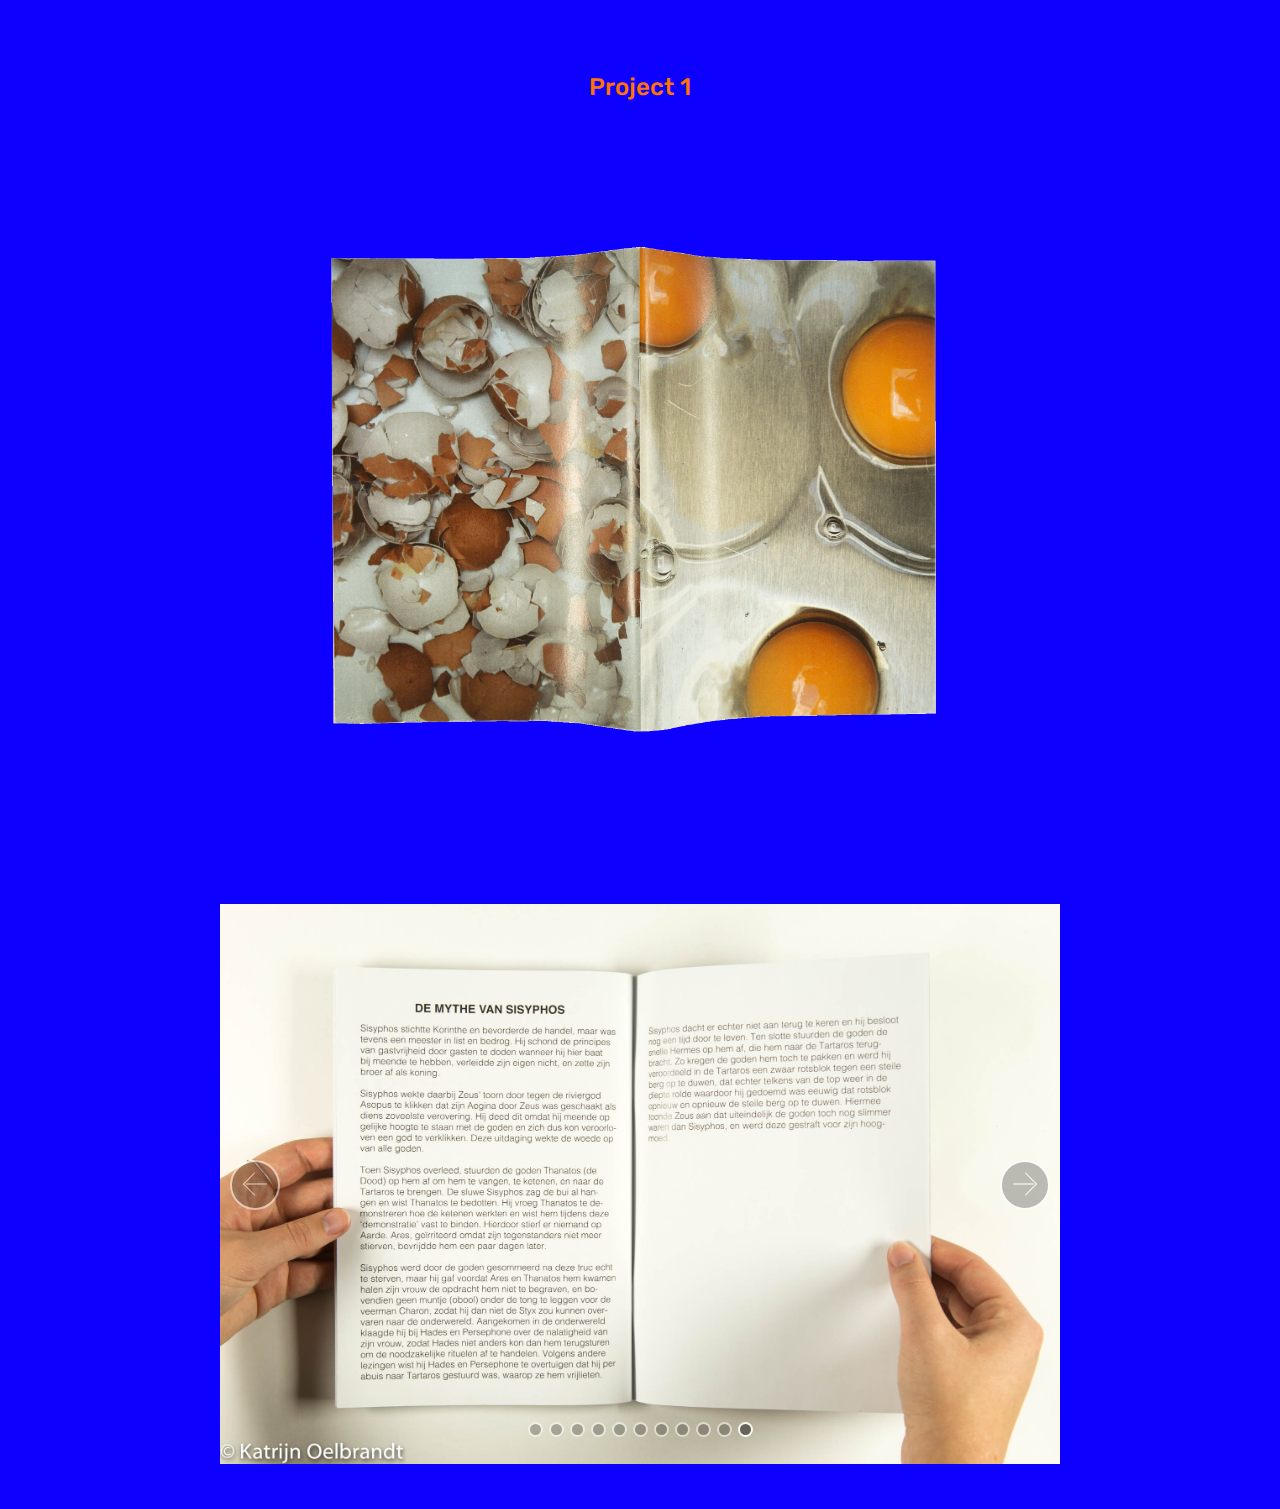
<file: page10.html>
<!DOCTYPE html>
<html >
<head>
  <!-- Site made with Mobirise Website Builder v4.6.6, https://mobirise.com -->
  <meta charset="UTF-8">
  <meta http-equiv="X-UA-Compatible" content="IE=edge">
  <meta name="generator" content="Mobirise v4.6.6, mobirise.com">
  <meta name="viewport" content="width=device-width, initial-scale=1, minimum-scale=1">
  <link rel="shortcut icon" href="assets/images/logo4.png" type="image/x-icon">
  <meta name="description" content="Website Builder Description">
  <title>project 1 - handeling</title>
  <link rel="stylesheet" href="assets/web/assets/mobirise-icons/mobirise-icons.css">
  <link rel="stylesheet" href="assets/tether/tether.min.css">
  <link rel="stylesheet" href="assets/bootstrap/css/bootstrap.min.css">
  <link rel="stylesheet" href="assets/bootstrap/css/bootstrap-grid.min.css">
  <link rel="stylesheet" href="assets/bootstrap/css/bootstrap-reboot.min.css">
  <link rel="stylesheet" href="assets/animatecss/animate.min.css">
  <link rel="stylesheet" href="assets/theme/css/style.css">
  <link rel="stylesheet" href="assets/mobirise/css/mbr-additional.css" type="text/css">
  
  
  
</head>
<body>
  <section class="mbr-section content4 cid-qzyGhXr5e4" id="content4-2h">

    

    <div class="container">
        <div class="media-container-row">
            <div class="title col-12 col-md-8">
                <h2 class="align-center pb-3 mbr-fonts-style display-5">Project 1</h2>
                <h3 class="mbr-section-subtitle align-center mbr-light mbr-fonts-style display-4"></h3>
                
            </div>
        </div>
    </div>
</section>

<section class="engine"><a href="https://mobirise.ws/e">best web design software</a></section><section class="header4 cid-qA94UBokyP" id="header4-2j">

    

    

    <div class="container">
        <div class="row justify-content-md-center">
            <div class="media-content col-md-10">
                
                
                <div class="mbr-text align-center mbr-white pb-3">
                    
                </div>
                
            </div>
        
            <div class="mbr-figure pt-5" style="width: 65%;">
                <img src="assets/images/mg-9177.gif" alt="Mobirise" title="">
            </div>
        </div>
    </div>
</section>

<section class="carousel slide cid-qzyFnWvxqw" data-interval="false" id="slider2-2i">

    
    <div class="container content-slider">
        <div class="content-slider-wrap">
            <div><div class="mbr-slider slide carousel" data-pause="true" data-keyboard="false" data-ride="false" data-interval="false"><ol class="carousel-indicators"><li data-app-prevent-settings="" data-target="#slider2-2i" data-slide-to="0"></li><li data-app-prevent-settings="" data-target="#slider2-2i" data-slide-to="1"></li><li data-app-prevent-settings="" data-target="#slider2-2i" data-slide-to="2"></li><li data-app-prevent-settings="" data-target="#slider2-2i" data-slide-to="3"></li><li data-app-prevent-settings="" data-target="#slider2-2i" data-slide-to="4"></li><li data-app-prevent-settings="" data-target="#slider2-2i" data-slide-to="5"></li><li data-app-prevent-settings="" data-target="#slider2-2i" data-slide-to="6"></li><li data-app-prevent-settings="" data-target="#slider2-2i" data-slide-to="7"></li><li data-app-prevent-settings="" data-target="#slider2-2i" data-slide-to="8"></li><li data-app-prevent-settings="" data-target="#slider2-2i" data-slide-to="9"></li><li data-app-prevent-settings="" data-target="#slider2-2i" class=" active" data-slide-to="10"></li></ol><div class="carousel-inner" role="listbox"><div class="carousel-item slider-fullscreen-image" data-bg-video-slide="false" style="background-image: url(assets/images/mg-9172.jpg);"><div class="container container-slide"><div class="image_wrapper"><img src="assets/images/mg-9172.jpg"><div class="carousel-caption justify-content-center"><div class="col-10 align-center"></div></div></div></div></div><div class="carousel-item slider-fullscreen-image" data-bg-video-slide="false" style="background-image: url(assets/images/mg-9175.jpg);"><div class="container container-slide"><div class="image_wrapper"><img src="assets/images/mg-9175.jpg"><div class="carousel-caption justify-content-center"><div class="col-10 align-center"></div></div></div></div></div><div class="carousel-item slider-fullscreen-image" data-bg-video-slide="false" style="background-image: url(assets/images/mg-9192.jpg);"><div class="container container-slide"><div class="image_wrapper"><img src="assets/images/mg-9192.jpg"><div class="carousel-caption justify-content-center"><div class="col-10 align-center"></div></div></div></div></div><div class="carousel-item slider-fullscreen-image" data-bg-video-slide="false" style="background-image: url(assets/images/mg-9191.jpg);"><div class="container container-slide"><div class="image_wrapper"><img src="assets/images/mg-9191.jpg"><div class="carousel-caption justify-content-center"><div class="col-10 align-center"></div></div></div></div></div><div class="carousel-item slider-fullscreen-image" data-bg-video-slide="false" style="background-image: url(assets/images/mg-9180.jpg);"><div class="container container-slide"><div class="image_wrapper"><img src="assets/images/mg-9180.jpg"><div class="carousel-caption justify-content-center"><div class="col-10 align-center"></div></div></div></div></div><div class="carousel-item slider-fullscreen-image" data-bg-video-slide="false" style="background-image: url(assets/images/mg-9188.jpg);"><div class="container container-slide"><div class="image_wrapper"><img src="assets/images/mg-9188.jpg"><div class="carousel-caption justify-content-center"><div class="col-10 align-center"></div></div></div></div></div><div class="carousel-item slider-fullscreen-image" data-bg-video-slide="false" style="background-image: url(assets/images/mg-9186.jpg);"><div class="container container-slide"><div class="image_wrapper"><img src="assets/images/mg-9186.jpg"><div class="carousel-caption justify-content-center"><div class="col-10 align-center"></div></div></div></div></div><div class="carousel-item slider-fullscreen-image" data-bg-video-slide="false" style="background-image: url(assets/images/mg-9181.jpg);"><div class="container container-slide"><div class="image_wrapper"><img src="assets/images/mg-9181.jpg"><div class="carousel-caption justify-content-center"><div class="col-10 align-center"></div></div></div></div></div><div class="carousel-item slider-fullscreen-image" data-bg-video-slide="false" style="background-image: url(assets/images/mg-9182.jpg);"><div class="container container-slide"><div class="image_wrapper"><img src="assets/images/mg-9182.jpg"><div class="carousel-caption justify-content-center"><div class="col-10 align-center"></div></div></div></div></div><div class="carousel-item slider-fullscreen-image" data-bg-video-slide="false" style="background-image: url(assets/images/mg-9187.jpg);"><div class="container container-slide"><div class="image_wrapper"><img src="assets/images/mg-9187.jpg"><div class="carousel-caption justify-content-center"><div class="col-10 align-center"></div></div></div></div></div><div class="carousel-item slider-fullscreen-image active" data-bg-video-slide="false" style="background-image: url(assets/images/mg-9193.jpg);"><div class="container container-slide"><div class="image_wrapper"><img src="assets/images/mg-9193.jpg"><div class="carousel-caption justify-content-center"><div class="col-10 align-center"></div></div></div></div></div></div><a data-app-prevent-settings="" class="carousel-control carousel-control-prev" role="button" data-slide="prev" href="#slider2-2i"><span aria-hidden="true" class="mbri-left mbr-iconfont"></span><span class="sr-only">Previous</span></a><a data-app-prevent-settings="" class="carousel-control carousel-control-next" role="button" data-slide="next" href="#slider2-2i"><span aria-hidden="true" class="mbri-right mbr-iconfont"></span><span class="sr-only">Next</span></a></div></div> 
        </div>
    </div>
</section>


  <script src="assets/web/assets/jquery/jquery.min.js"></script>
  <script src="assets/popper/popper.min.js"></script>
  <script src="assets/tether/tether.min.js"></script>
  <script src="assets/bootstrap/js/bootstrap.min.js"></script>
  <script src="assets/smoothscroll/smooth-scroll.js"></script>
  <script src="assets/bootstrapcarouselswipe/bootstrap-carousel-swipe.js"></script>
  <script src="assets/ytplayer/jquery.mb.ytplayer.min.js"></script>
  <script src="assets/vimeoplayer/jquery.mb.vimeo_player.js"></script>
  <script src="assets/viewportchecker/jquery.viewportchecker.js"></script>
  <script src="assets/theme/js/script.js"></script>
  <script src="assets/slidervideo/script.js"></script>
  
  
  <input name="animation" type="hidden">
  </body>
</html>
</file>
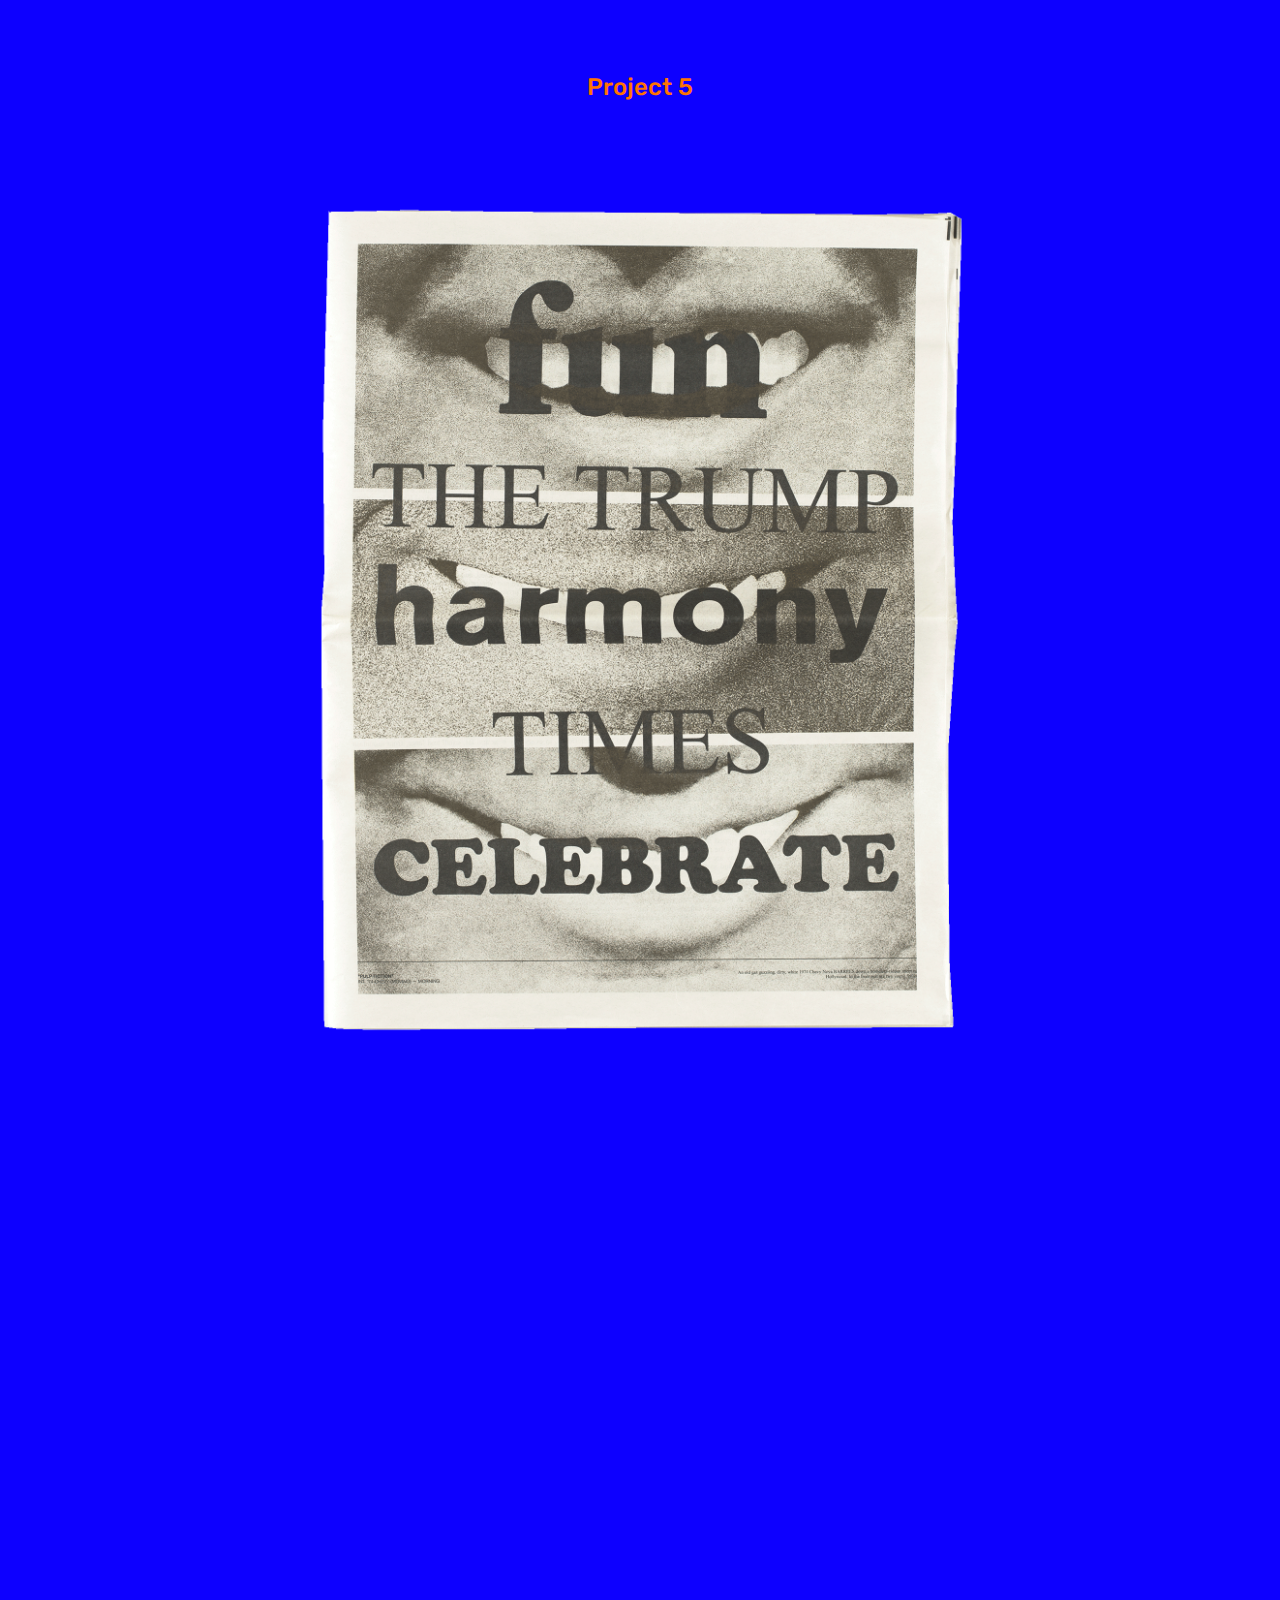
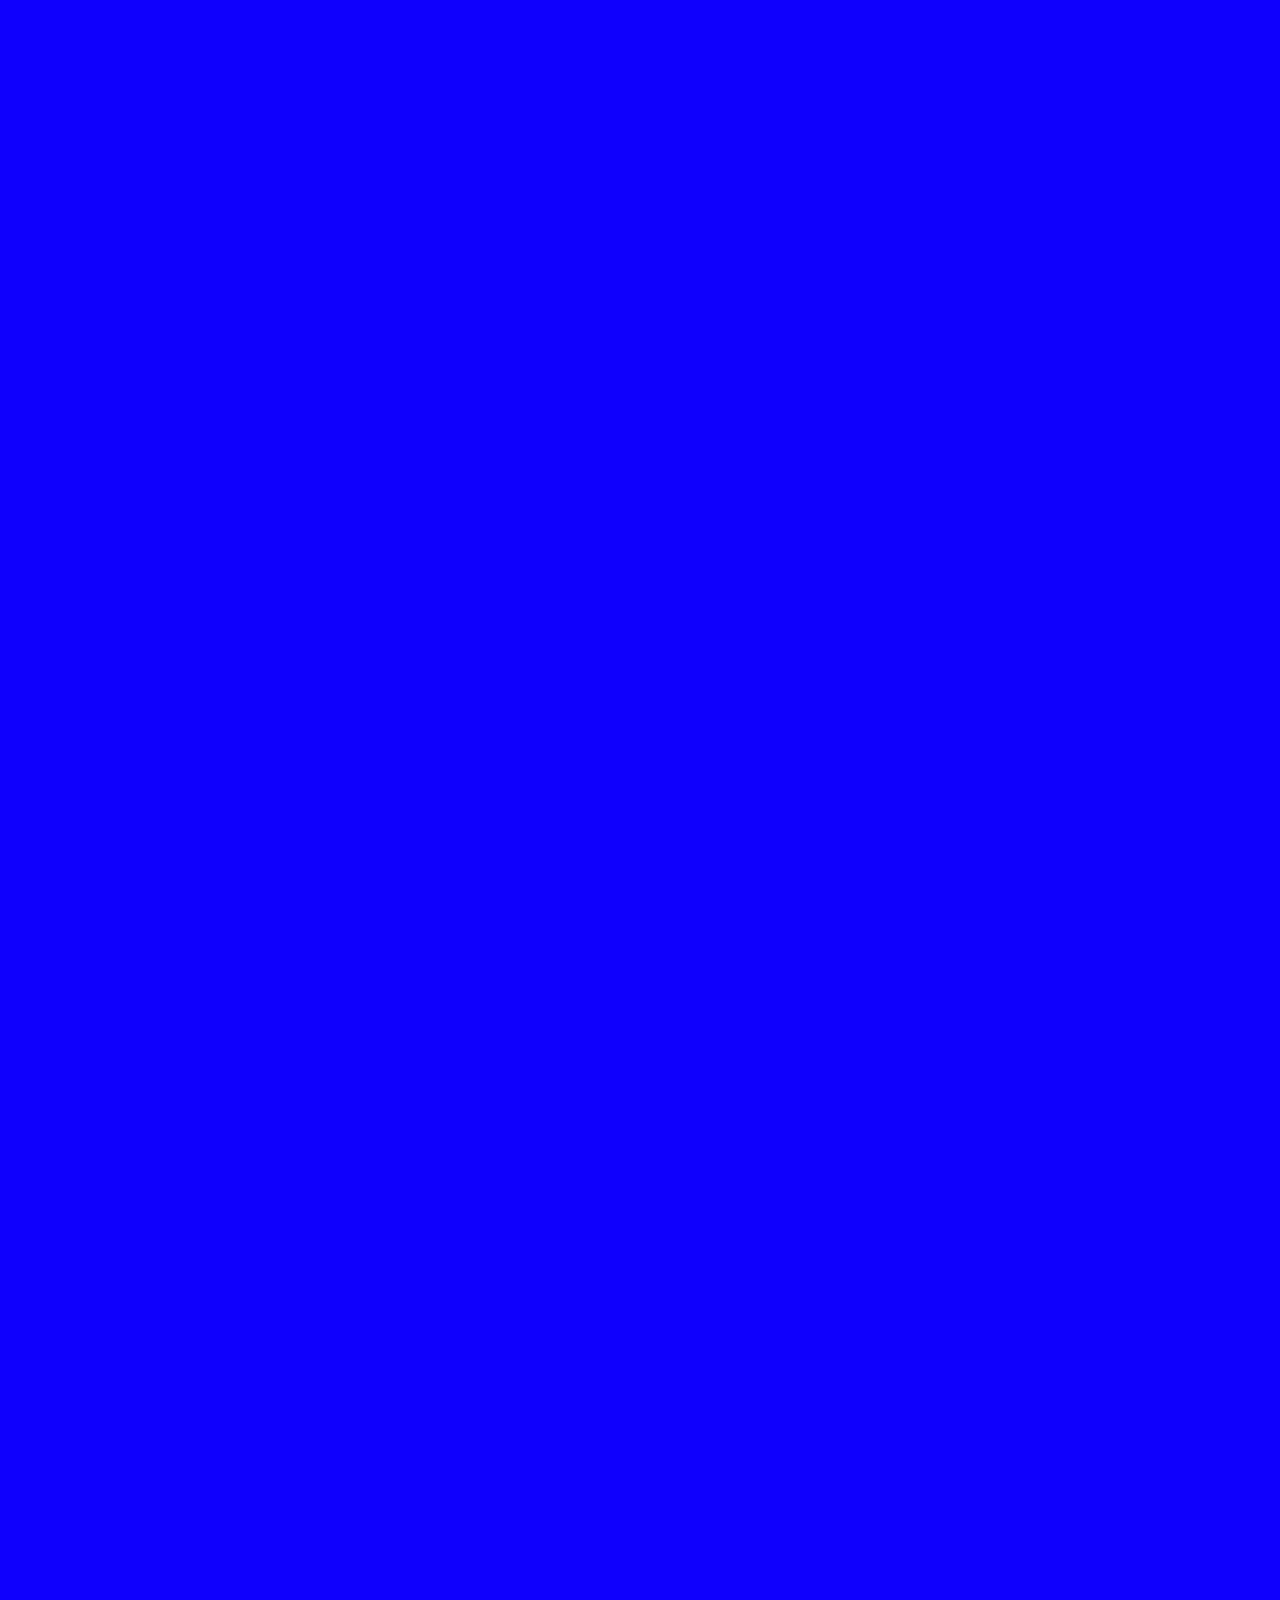
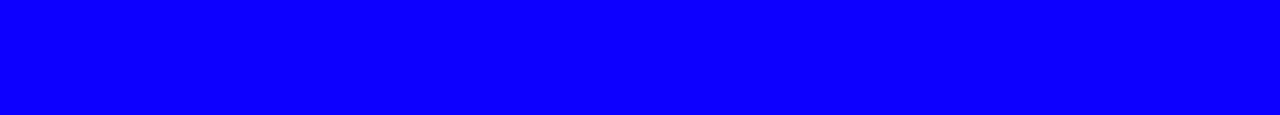
<file: page11.html>
<!DOCTYPE html>
<html >
<head>
  <!-- Site made with Mobirise Website Builder v4.6.6, https://mobirise.com -->
  <meta charset="UTF-8">
  <meta http-equiv="X-UA-Compatible" content="IE=edge">
  <meta name="generator" content="Mobirise v4.6.6, mobirise.com">
  <meta name="viewport" content="width=device-width, initial-scale=1, minimum-scale=1">
  <link rel="shortcut icon" href="assets/images/logo4.png" type="image/x-icon">
  <meta name="description" content="Website Builder Description">
  <title>Project 5 - Newspaper</title>
  <link rel="stylesheet" href="assets/tether/tether.min.css">
  <link rel="stylesheet" href="assets/bootstrap/css/bootstrap.min.css">
  <link rel="stylesheet" href="assets/bootstrap/css/bootstrap-grid.min.css">
  <link rel="stylesheet" href="assets/bootstrap/css/bootstrap-reboot.min.css">
  <link rel="stylesheet" href="assets/animatecss/animate.min.css">
  <link rel="stylesheet" href="assets/theme/css/style.css">
  <link rel="stylesheet" href="assets/mobirise/css/mbr-additional.css" type="text/css">
  
  
  
</head>
<body>
  <section class="mbr-section content4 cid-qMSyoEw2dS" id="content4-39">

    

    <div class="container">
        <div class="media-container-row">
            <div class="title col-12 col-md-8">
                <h2 class="align-center pb-3 mbr-fonts-style display-5">Project 5</h2>
                <h3 class="mbr-section-subtitle align-center mbr-light mbr-fonts-style display-4"></h3>
                
            </div>
        </div>
    </div>
</section>

<section class="engine"><a href="https://mobirise.ws/c">best free web site maker</a></section><section class="cid-qMSyoEXZtE" id="image1-3a">

    

    <figure class="mbr-figure container">
            <div class="image-block" style="width: 66%;">
                <img src="assets/images/img9829.gif" width="1400" alt="Mobirise" title="">
                
            </div>
    </figure>
</section>

<section class="cid-qMSyPWnu6w" id="image3-3c">

    

    <figure class="mbr-figure container">
            <div class="image-block" style="width: 80%;">
                <img src="assets/images/img9823.gif" width="1400" alt="Mobirise" title="">
                
            </div>
    </figure>
</section>

<section class="cid-qRAuY7qfRD" id="image3-3d">

    

    <figure class="mbr-figure container">
            <div class="image-block" style="width: 81%;">
                <img src="assets/images/-img9819-1776x1209.png" width="1400" alt="Mobirise" title="">
                
            </div>
    </figure>
</section>

<section class="cid-qTwklO5fE6" id="image3-3y">

    

    <figure class="mbr-figure container">
            <div class="image-block" style="width: 82%;">
                <img src="assets/images/-img9830-1063x711.png" width="1400" alt="Mobirise" title="">
                
            </div>
    </figure>
</section>


  <script src="assets/web/assets/jquery/jquery.min.js"></script>
  <script src="assets/popper/popper.min.js"></script>
  <script src="assets/tether/tether.min.js"></script>
  <script src="assets/bootstrap/js/bootstrap.min.js"></script>
  <script src="assets/smoothscroll/smooth-scroll.js"></script>
  <script src="assets/viewportchecker/jquery.viewportchecker.js"></script>
  <script src="assets/theme/js/script.js"></script>
  
  
  <input name="animation" type="hidden">
  </body>
</html>
</file>
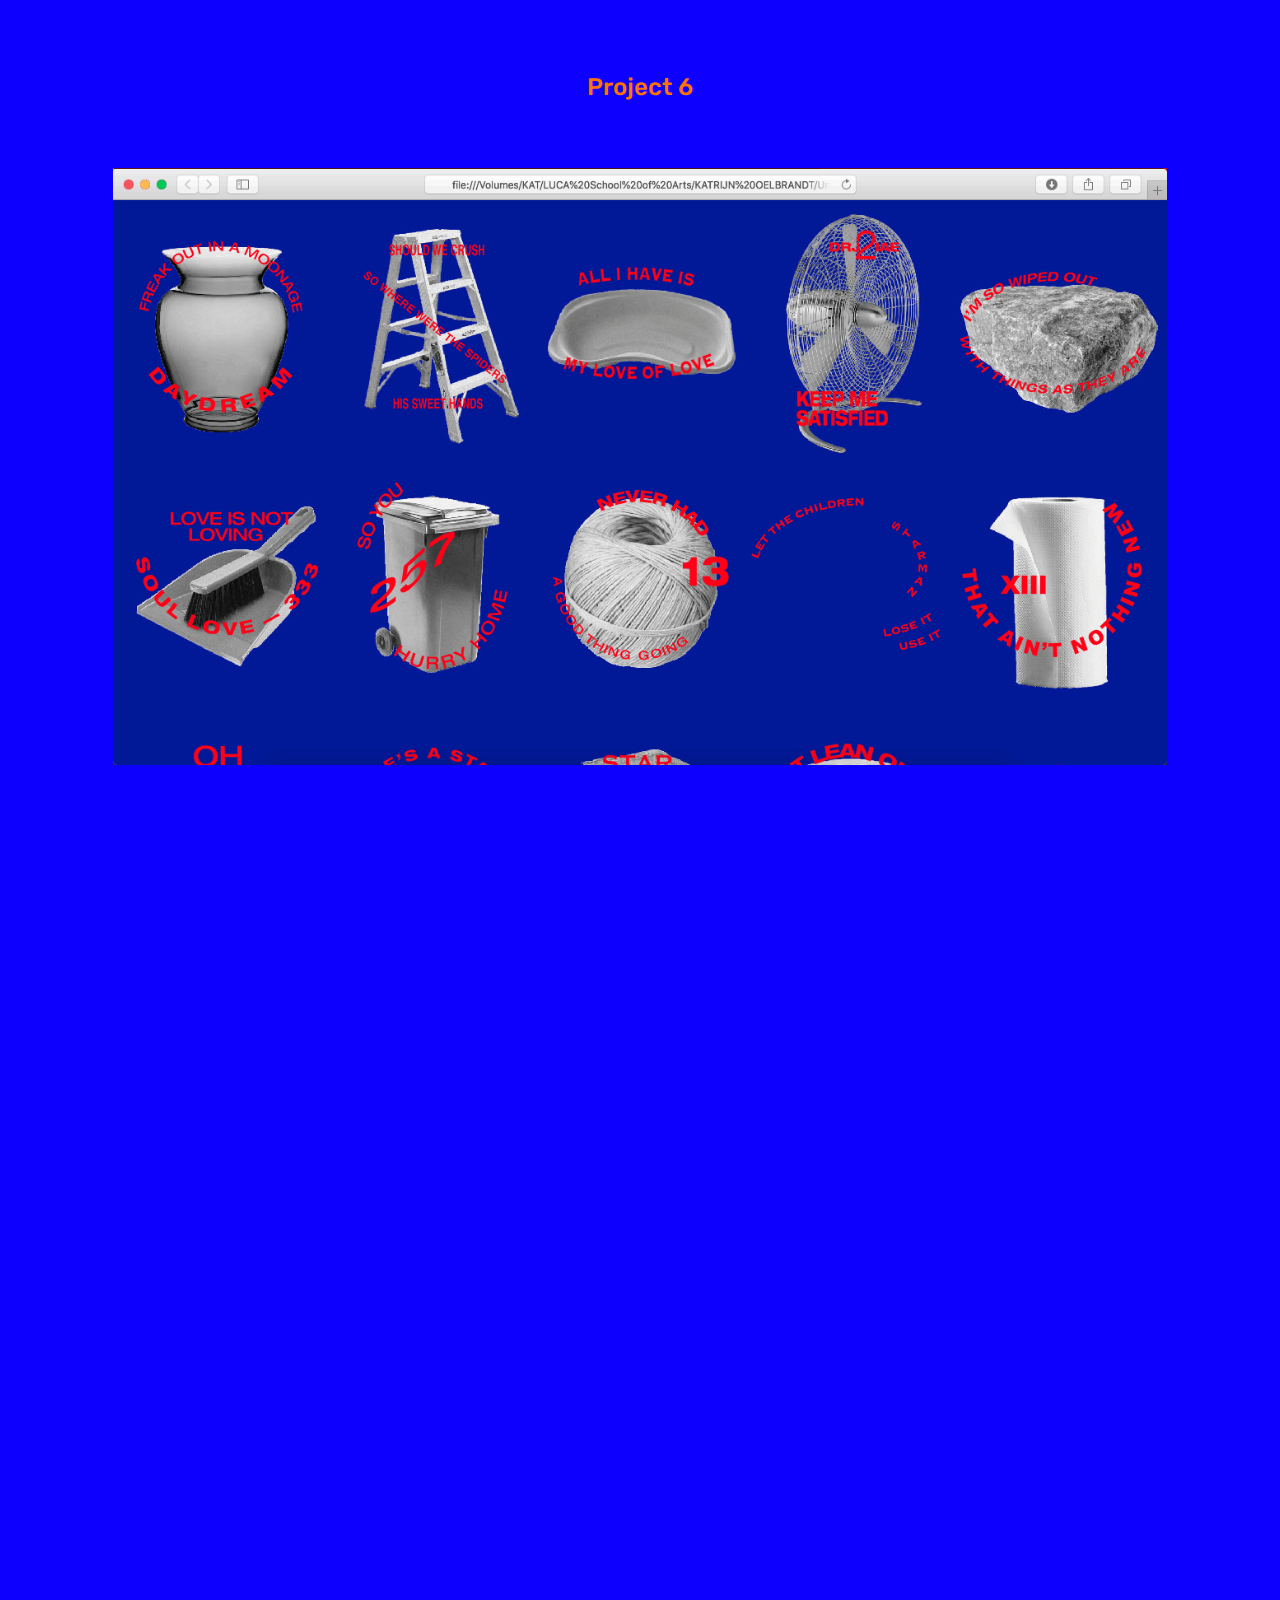
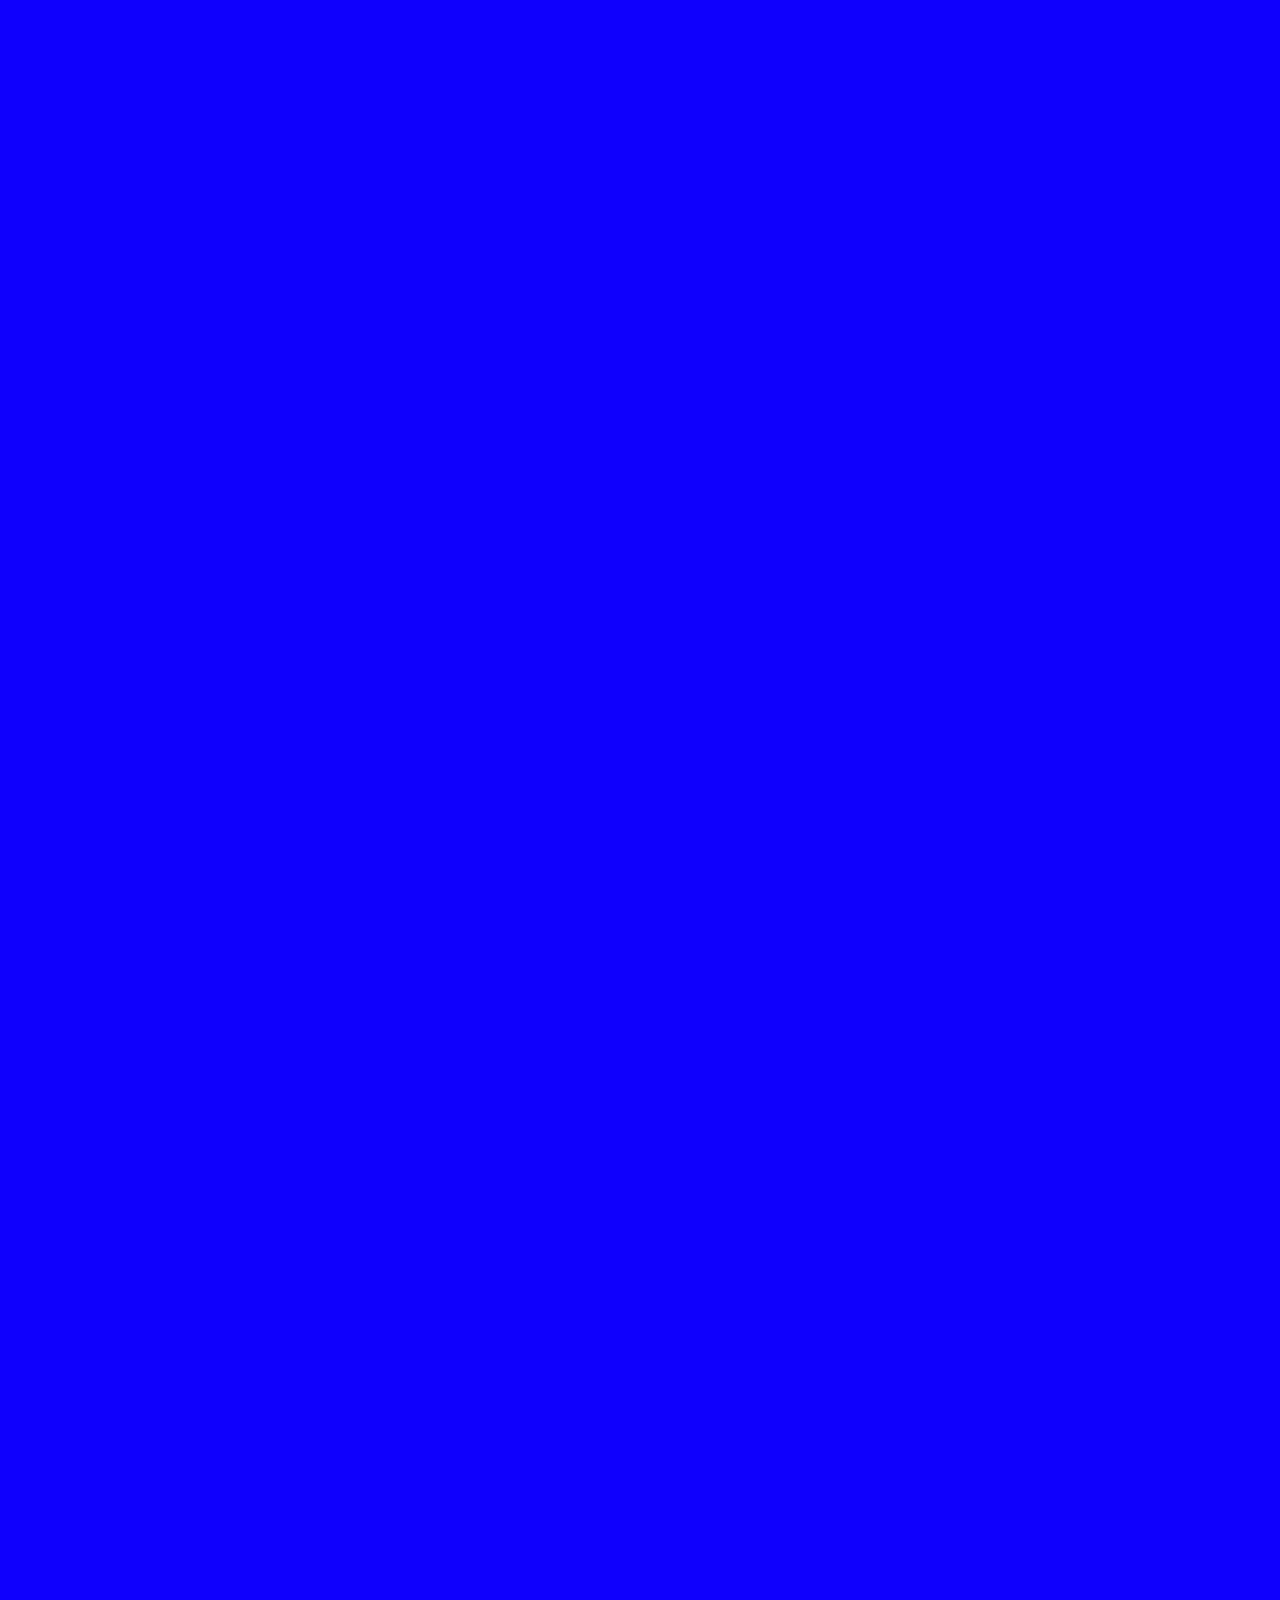
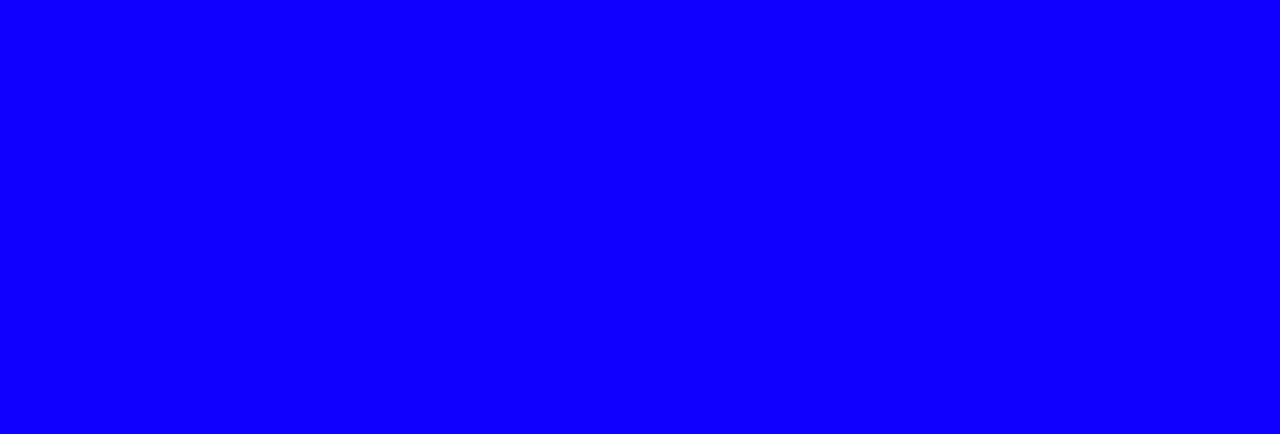
<file: page13.html>
<!DOCTYPE html>
<html >
<head>
  <!-- Site made with Mobirise Website Builder v4.6.6, https://mobirise.com -->
  <meta charset="UTF-8">
  <meta http-equiv="X-UA-Compatible" content="IE=edge">
  <meta name="generator" content="Mobirise v4.6.6, mobirise.com">
  <meta name="viewport" content="width=device-width, initial-scale=1, minimum-scale=1">
  <link rel="shortcut icon" href="assets/images/logo4.png" type="image/x-icon">
  <meta name="description" content="Website Builder Description">
  <title>Project 6 - Site</title>
  <link rel="stylesheet" href="assets/tether/tether.min.css">
  <link rel="stylesheet" href="assets/bootstrap/css/bootstrap.min.css">
  <link rel="stylesheet" href="assets/bootstrap/css/bootstrap-grid.min.css">
  <link rel="stylesheet" href="assets/bootstrap/css/bootstrap-reboot.min.css">
  <link rel="stylesheet" href="assets/animatecss/animate.min.css">
  <link rel="stylesheet" href="assets/theme/css/style.css">
  <link rel="stylesheet" href="assets/mobirise/css/mbr-additional.css" type="text/css">
  
  
  
</head>
<body>
  <section class="mbr-section content4 cid-qTwoFotsaK" id="content4-40">

    

    <div class="container">
        <div class="media-container-row">
            <div class="title col-12 col-md-8">
                <h2 class="align-center pb-3 mbr-fonts-style display-5">Project 6</h2>
                <h3 class="mbr-section-subtitle align-center mbr-light mbr-fonts-style display-4"></h3>
                
            </div>
        </div>
    </div>
</section>

<section class="engine"><a href="https://mobirise.ws/i">how to build free website</a></section><section class="cid-qTwoFpqWPB" id="image1-41">

    

    <figure class="mbr-figure container">
            <div class="image-block" style="width: 95%;">
                <img src="assets/images/screen-shot-2018-05-30-at-11.21.58-1280x725.png" width="1400" alt="Mobirise" title="">
                
            </div>
    </figure>
</section>

<section class="cid-qTwoFpZtpI" id="image3-42">

    

    <figure class="mbr-figure container">
            <div class="image-block" style="width: 80%;">
                <img src="assets/images/lijstroodcloseup-1280x915.png" width="1400" alt="Mobirise" title="">
                
            </div>
    </figure>
</section>

<section class="cid-qTwoFqI77f" id="image3-43">

    

    <figure class="mbr-figure container">
            <div class="image-block" style="width: 81%;">
                <img src="assets/images/lijstroodcloseup2-1280x927.png" width="1400" alt="Mobirise" title="">
                
            </div>
    </figure>
</section>

<section class="cid-qTwoFr9Gtz" id="image3-44">

    

    <figure class="mbr-figure container">
            <div class="image-block" style="width: 82%;">
                <img src="assets/images/lijsthorizontaalmeervwp1-1820x1332.png" width="1400" alt="Mobirise" title="">
                
            </div>
    </figure>
</section>

<section class="cid-qTwr95TLuo" id="image3-45">

    

    <figure class="mbr-figure container">
            <div class="image-block" style="width: 82%;">
                <img src="assets/images/lijsthorizontaalmeervwp2-1776x1291.png" width="1400" alt="Mobirise" title="">
                
            </div>
    </figure>
</section>


  <script src="assets/web/assets/jquery/jquery.min.js"></script>
  <script src="assets/popper/popper.min.js"></script>
  <script src="assets/tether/tether.min.js"></script>
  <script src="assets/bootstrap/js/bootstrap.min.js"></script>
  <script src="assets/smoothscroll/smooth-scroll.js"></script>
  <script src="assets/viewportchecker/jquery.viewportchecker.js"></script>
  <script src="assets/theme/js/script.js"></script>
  
  
  <input name="animation" type="hidden">
  </body>
</html>
</file>
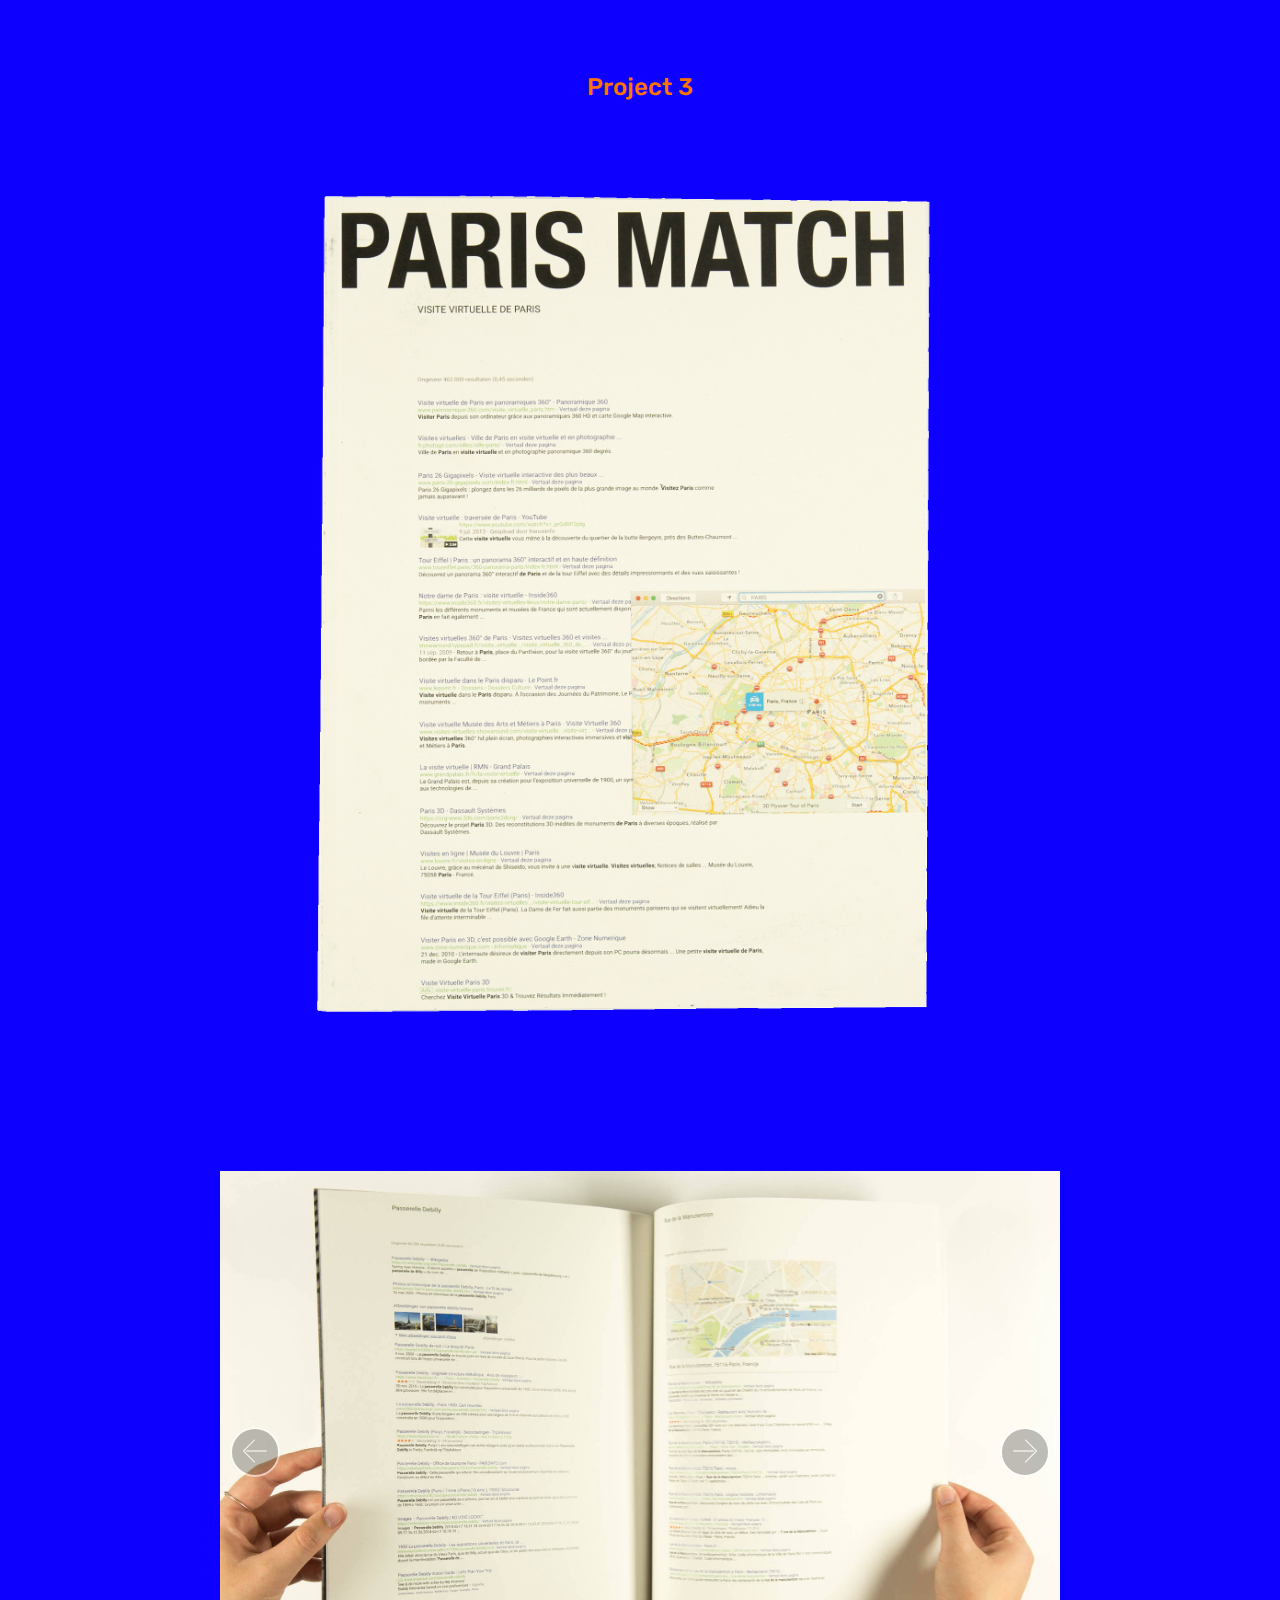
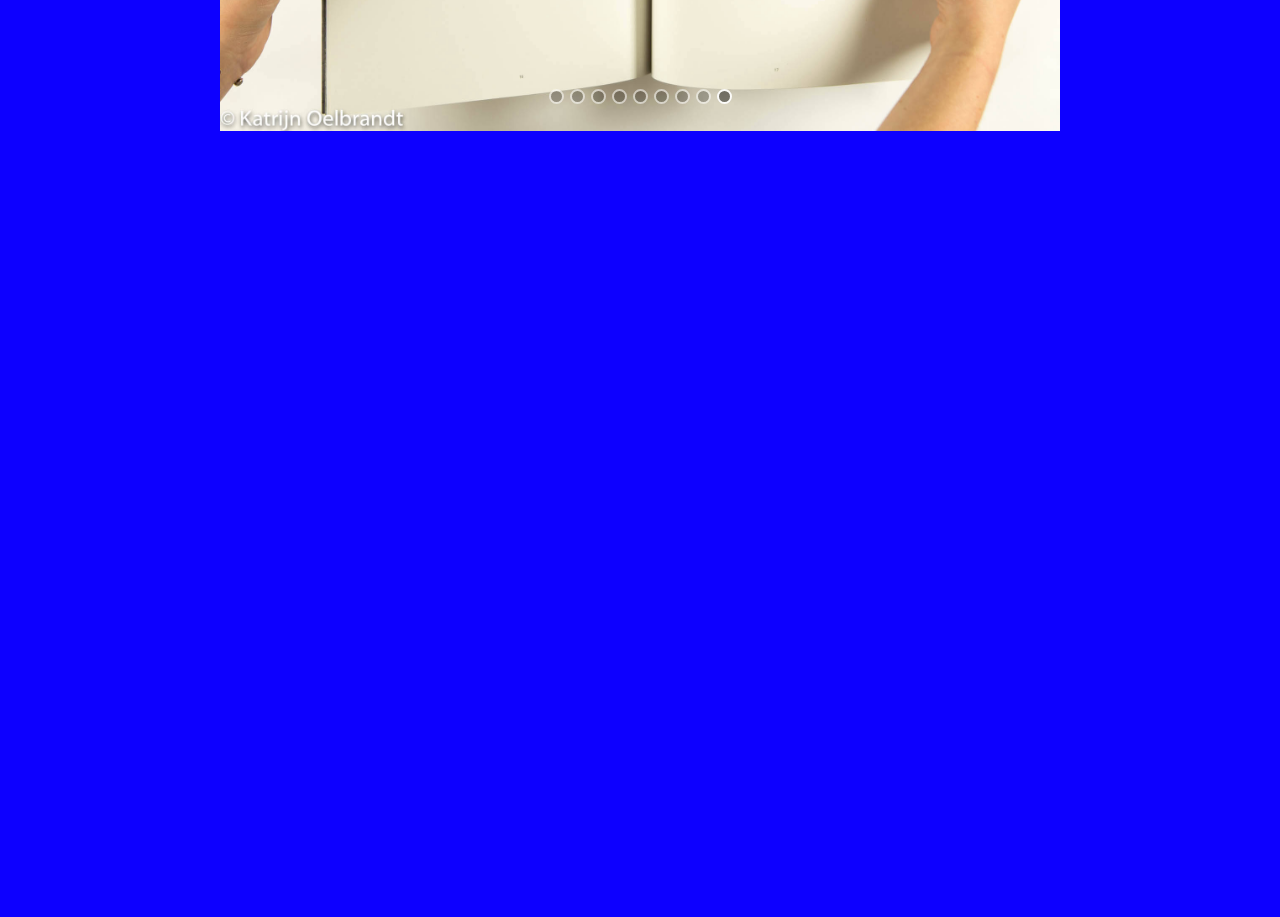
<file: page3.html>
<!DOCTYPE html>
<html >
<head>
  <!-- Site made with Mobirise Website Builder v4.6.6, https://mobirise.com -->
  <meta charset="UTF-8">
  <meta http-equiv="X-UA-Compatible" content="IE=edge">
  <meta name="generator" content="Mobirise v4.6.6, mobirise.com">
  <meta name="viewport" content="width=device-width, initial-scale=1, minimum-scale=1">
  <link rel="shortcut icon" href="assets/images/logo4.png" type="image/x-icon">
  <meta name="description" content="Website Builder Description">
  <title>Project 3 - Paris</title>
  <link rel="stylesheet" href="assets/web/assets/mobirise-icons/mobirise-icons.css">
  <link rel="stylesheet" href="assets/tether/tether.min.css">
  <link rel="stylesheet" href="assets/bootstrap/css/bootstrap.min.css">
  <link rel="stylesheet" href="assets/bootstrap/css/bootstrap-grid.min.css">
  <link rel="stylesheet" href="assets/bootstrap/css/bootstrap-reboot.min.css">
  <link rel="stylesheet" href="assets/animatecss/animate.min.css">
  <link rel="stylesheet" href="assets/theme/css/style.css">
  <link rel="stylesheet" href="assets/mobirise/css/mbr-additional.css" type="text/css">
  
  
  
</head>
<body>
  <section class="mbr-section content4 cid-qzyGhXr5e4" id="content4-1d">

    

    <div class="container">
        <div class="media-container-row">
            <div class="title col-12 col-md-8">
                <h2 class="align-center pb-3 mbr-fonts-style display-5">Project 3</h2>
                <h3 class="mbr-section-subtitle align-center mbr-light mbr-fonts-style display-4"></h3>
                
            </div>
        </div>
    </div>
</section>

<section class="engine"><a href="https://mobirise.ws/o">free mobile website builder</a></section><section class="cid-qBfff0F5kG" id="image1-2k">

    

    <figure class="mbr-figure container">
            <div class="image-block" style="width: 66%;">
                <img src="assets/images/parismatchvoorkant.gif" width="1400" alt="Mobirise" title="">
                
            </div>
    </figure>
</section>

<section class="carousel slide cid-qzyFnWvxqw" data-interval="false" id="slider2-1e">

    
    <div class="container content-slider">
        <div class="content-slider-wrap">
            <div><div class="mbr-slider slide carousel" data-pause="true" data-keyboard="false" data-ride="false" data-interval="false"><ol class="carousel-indicators"><li data-app-prevent-settings="" data-target="#slider2-1e" data-slide-to="0"></li><li data-app-prevent-settings="" data-target="#slider2-1e" data-slide-to="1"></li><li data-app-prevent-settings="" data-target="#slider2-1e" data-slide-to="2"></li><li data-app-prevent-settings="" data-target="#slider2-1e" data-slide-to="3"></li><li data-app-prevent-settings="" data-target="#slider2-1e" data-slide-to="4"></li><li data-app-prevent-settings="" data-target="#slider2-1e" data-slide-to="5"></li><li data-app-prevent-settings="" data-target="#slider2-1e" data-slide-to="6"></li><li data-app-prevent-settings="" data-target="#slider2-1e" data-slide-to="7"></li><li data-app-prevent-settings="" data-target="#slider2-1e" class=" active" data-slide-to="8"></li></ol><div class="carousel-inner" role="listbox"><div class="carousel-item slider-fullscreen-image" data-bg-video-slide="false" style="background-image: url(assets/images/mg-9286.jpg);"><div class="container container-slide"><div class="image_wrapper"><img src="assets/images/mg-9286.jpg"><div class="carousel-caption justify-content-center"><div class="col-10 align-center"></div></div></div></div></div><div class="carousel-item slider-fullscreen-image" data-bg-video-slide="false" style="background-image: url(assets/images/mg-9288.jpg);"><div class="container container-slide"><div class="image_wrapper"><img src="assets/images/mg-9288.jpg"><div class="carousel-caption justify-content-center"><div class="col-10 align-center"></div></div></div></div></div><div class="carousel-item slider-fullscreen-image" data-bg-video-slide="false" style="background-image: url(assets/images/-mg-9292-2000x1333.jpg);"><div class="container container-slide"><div class="image_wrapper"><img src="assets/images/-mg-9292-2000x1333.jpg"><div class="carousel-caption justify-content-center"><div class="col-10 align-center"></div></div></div></div></div><div class="carousel-item slider-fullscreen-image" data-bg-video-slide="false" style="background-image: url(assets/images/-mg-9293-2000x1333.jpg);"><div class="container container-slide"><div class="image_wrapper"><img src="assets/images/-mg-9293-2000x1333.jpg"><div class="carousel-caption justify-content-center"><div class="col-10 align-center"></div></div></div></div></div><div class="carousel-item slider-fullscreen-image" data-bg-video-slide="false" style="background-image: url(assets/images/-mg-9296-2000x1333.jpg);"><div class="container container-slide"><div class="image_wrapper"><img src="assets/images/-mg-9296-2000x1333.jpg"><div class="carousel-caption justify-content-center"><div class="col-10 align-center"></div></div></div></div></div><div class="carousel-item slider-fullscreen-image" data-bg-video-slide="false" style="background-image: url(assets/images/-mg-9297-2000x1333.jpg);"><div class="container container-slide"><div class="image_wrapper"><img src="assets/images/-mg-9297-2000x1333.jpg"><div class="carousel-caption justify-content-center"><div class="col-10 align-center"></div></div></div></div></div><div class="carousel-item slider-fullscreen-image" data-bg-video-slide="false" style="background-image: url(assets/images/-mg-9300-2000x1333.jpg);"><div class="container container-slide"><div class="image_wrapper"><img src="assets/images/-mg-9300-2000x1333.jpg"><div class="carousel-caption justify-content-center"><div class="col-10 align-center"></div></div></div></div></div><div class="carousel-item slider-fullscreen-image" data-bg-video-slide="false" style="background-image: url(assets/images/-mg-9309-2000x1333.jpg);"><div class="container container-slide"><div class="image_wrapper"><img src="assets/images/-mg-9309-2000x1333.jpg"><div class="carousel-caption justify-content-center"><div class="col-10 align-center"></div></div></div></div></div><div class="carousel-item slider-fullscreen-image active" data-bg-video-slide="false" style="background-image: url(assets/images/-mg-9312-2000x1333.jpg);"><div class="container container-slide"><div class="image_wrapper"><img src="assets/images/-mg-9312-2000x1333.jpg"><div class="carousel-caption justify-content-center"><div class="col-10 align-center"></div></div></div></div></div></div><a data-app-prevent-settings="" class="carousel-control carousel-control-prev" role="button" data-slide="prev" href="#slider2-1e"><span aria-hidden="true" class="mbri-left mbr-iconfont"></span><span class="sr-only">Previous</span></a><a data-app-prevent-settings="" class="carousel-control carousel-control-next" role="button" data-slide="next" href="#slider2-1e"><span aria-hidden="true" class="mbri-right mbr-iconfont"></span><span class="sr-only">Next</span></a></div></div> 
        </div>
    </div>
</section>

<section class="cid-qSMRXCKjMC" id="image3-3x">

    

    <figure class="mbr-figure container">
            <div class="image-block" style="width: 84%;">
                <img src="assets/images/-mg-9321-1776x1183.png" width="1400" alt="Mobirise" title="">
                
            </div>
    </figure>
</section>


  <script src="assets/web/assets/jquery/jquery.min.js"></script>
  <script src="assets/popper/popper.min.js"></script>
  <script src="assets/tether/tether.min.js"></script>
  <script src="assets/bootstrap/js/bootstrap.min.js"></script>
  <script src="assets/smoothscroll/smooth-scroll.js"></script>
  <script src="assets/bootstrapcarouselswipe/bootstrap-carousel-swipe.js"></script>
  <script src="assets/ytplayer/jquery.mb.ytplayer.min.js"></script>
  <script src="assets/vimeoplayer/jquery.mb.vimeo_player.js"></script>
  <script src="assets/viewportchecker/jquery.viewportchecker.js"></script>
  <script src="assets/theme/js/script.js"></script>
  <script src="assets/slidervideo/script.js"></script>
  
  
  <input name="animation" type="hidden">
  </body>
</html>
</file>
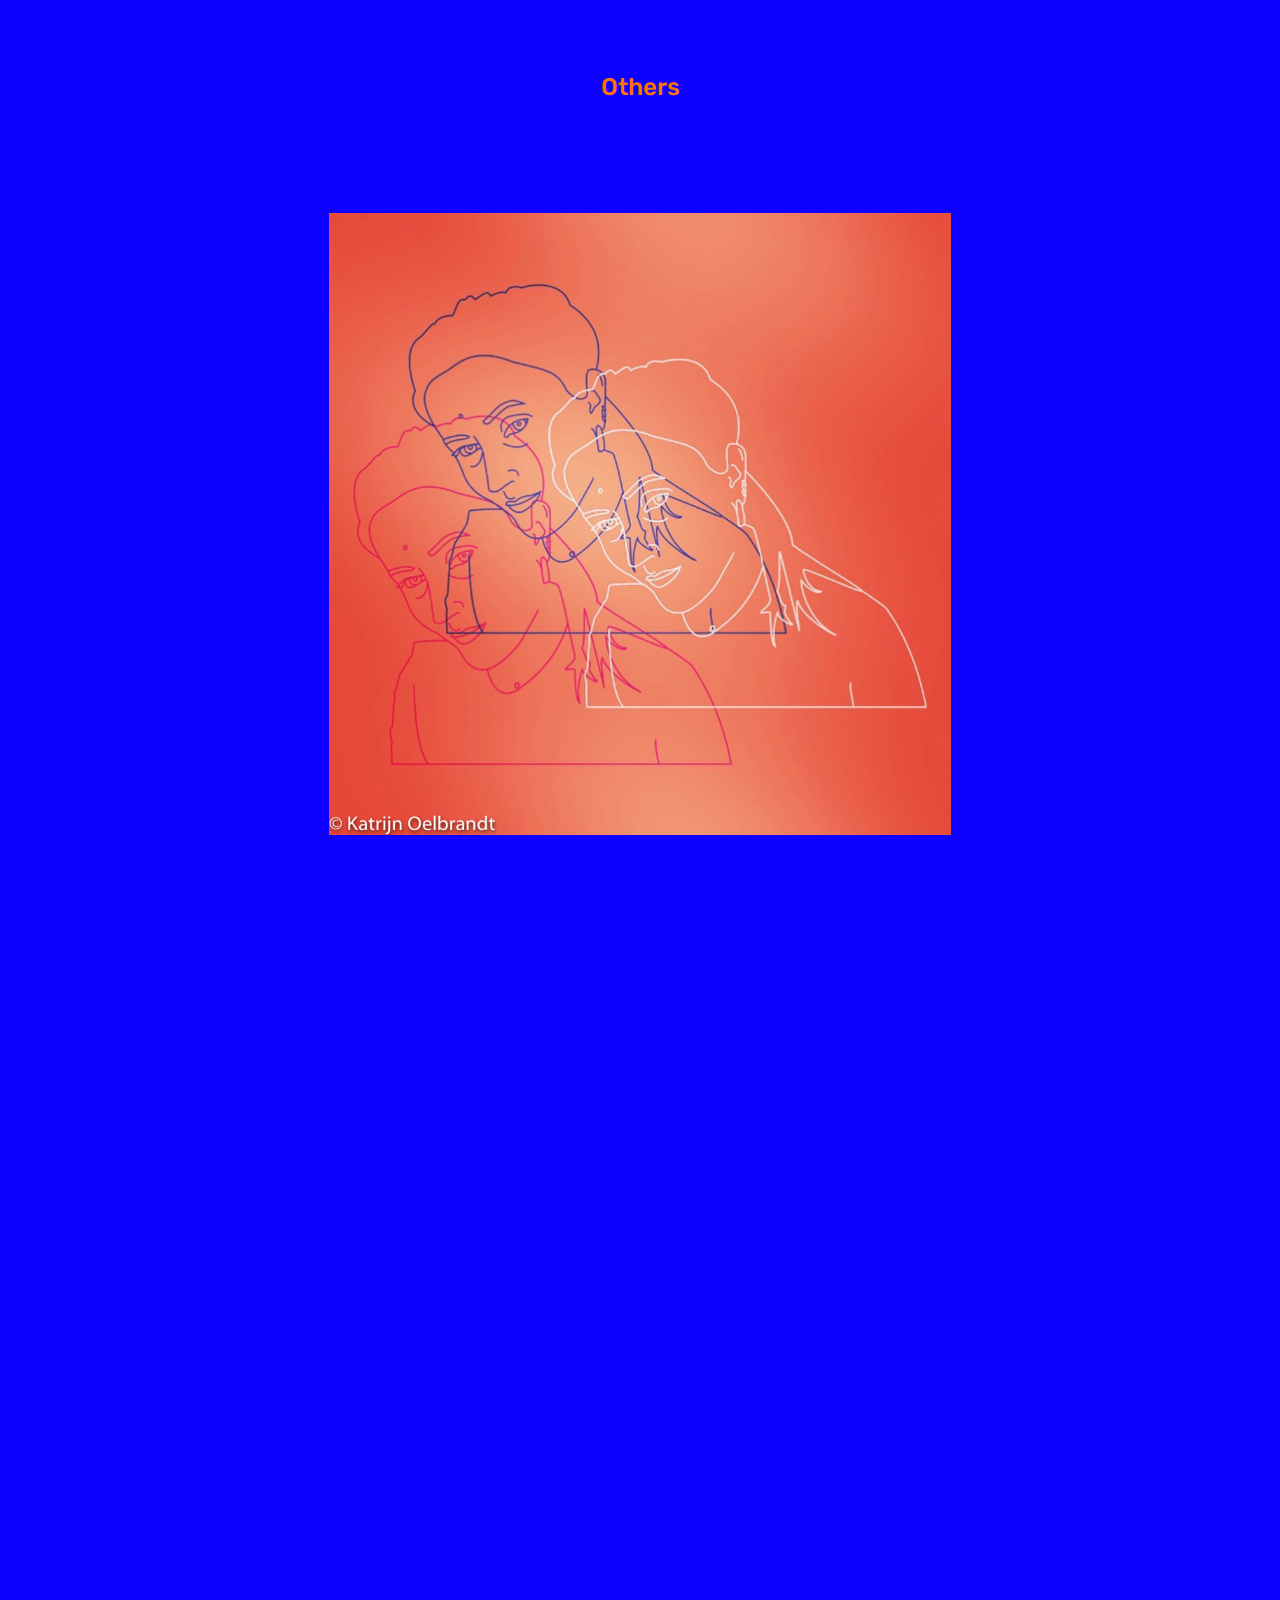
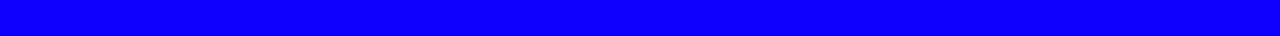
<file: page7.html>
<!DOCTYPE html>
<html >
<head>
  <!-- Site made with Mobirise Website Builder v4.6.6, https://mobirise.com -->
  <meta charset="UTF-8">
  <meta http-equiv="X-UA-Compatible" content="IE=edge">
  <meta name="generator" content="Mobirise v4.6.6, mobirise.com">
  <meta name="viewport" content="width=device-width, initial-scale=1, minimum-scale=1">
  <link rel="shortcut icon" href="assets/images/logo4.png" type="image/x-icon">
  <meta name="description" content="Website Builder Description">
  <title>Others</title>
  <link rel="stylesheet" href="assets/tether/tether.min.css">
  <link rel="stylesheet" href="assets/bootstrap/css/bootstrap.min.css">
  <link rel="stylesheet" href="assets/bootstrap/css/bootstrap-grid.min.css">
  <link rel="stylesheet" href="assets/bootstrap/css/bootstrap-reboot.min.css">
  <link rel="stylesheet" href="assets/animatecss/animate.min.css">
  <link rel="stylesheet" href="assets/theme/css/style.css">
  <link rel="stylesheet" href="assets/mobirise/css/mbr-additional.css" type="text/css">
  
  
  
</head>
<body>
  <section class="mbr-section content4 cid-qzyGhXr5e4" id="content4-28">

    

    <div class="container">
        <div class="media-container-row">
            <div class="title col-12 col-md-8">
                <h2 class="align-center pb-3 mbr-fonts-style display-5">Others<br></h2>
                <h3 class="mbr-section-subtitle align-center mbr-light mbr-fonts-style display-7"></h3>
                
            </div>
        </div>
    </div>
</section>

<section class="engine"><a href="https://mobirise.ws/e">best web authoring software</a></section><section class="cid-qSMGYdvY8v" id="image3-3r">

    

    <figure class="mbr-figure container">
            <div class="image-block" style="width: 56%;">
                <img src="assets/images/img-219-1776x1776.jpg" width="1400" alt="Mobirise" title="">
                
            </div>
    </figure>
</section>

<section class="cid-qSMHlBjk3i" id="image3-3s">

    

    <figure class="mbr-figure container">
            <div class="image-block" style="width: 56%;">
                <img src="assets/images/img-4916-1776x1776.jpg" width="1400" alt="Mobirise" title="">
                
            </div>
    </figure>
</section>


  <script src="assets/web/assets/jquery/jquery.min.js"></script>
  <script src="assets/popper/popper.min.js"></script>
  <script src="assets/tether/tether.min.js"></script>
  <script src="assets/bootstrap/js/bootstrap.min.js"></script>
  <script src="assets/smoothscroll/smooth-scroll.js"></script>
  <script src="assets/viewportchecker/jquery.viewportchecker.js"></script>
  <script src="assets/theme/js/script.js"></script>
  
  
  <input name="animation" type="hidden">
  </body>
</html>
</file>
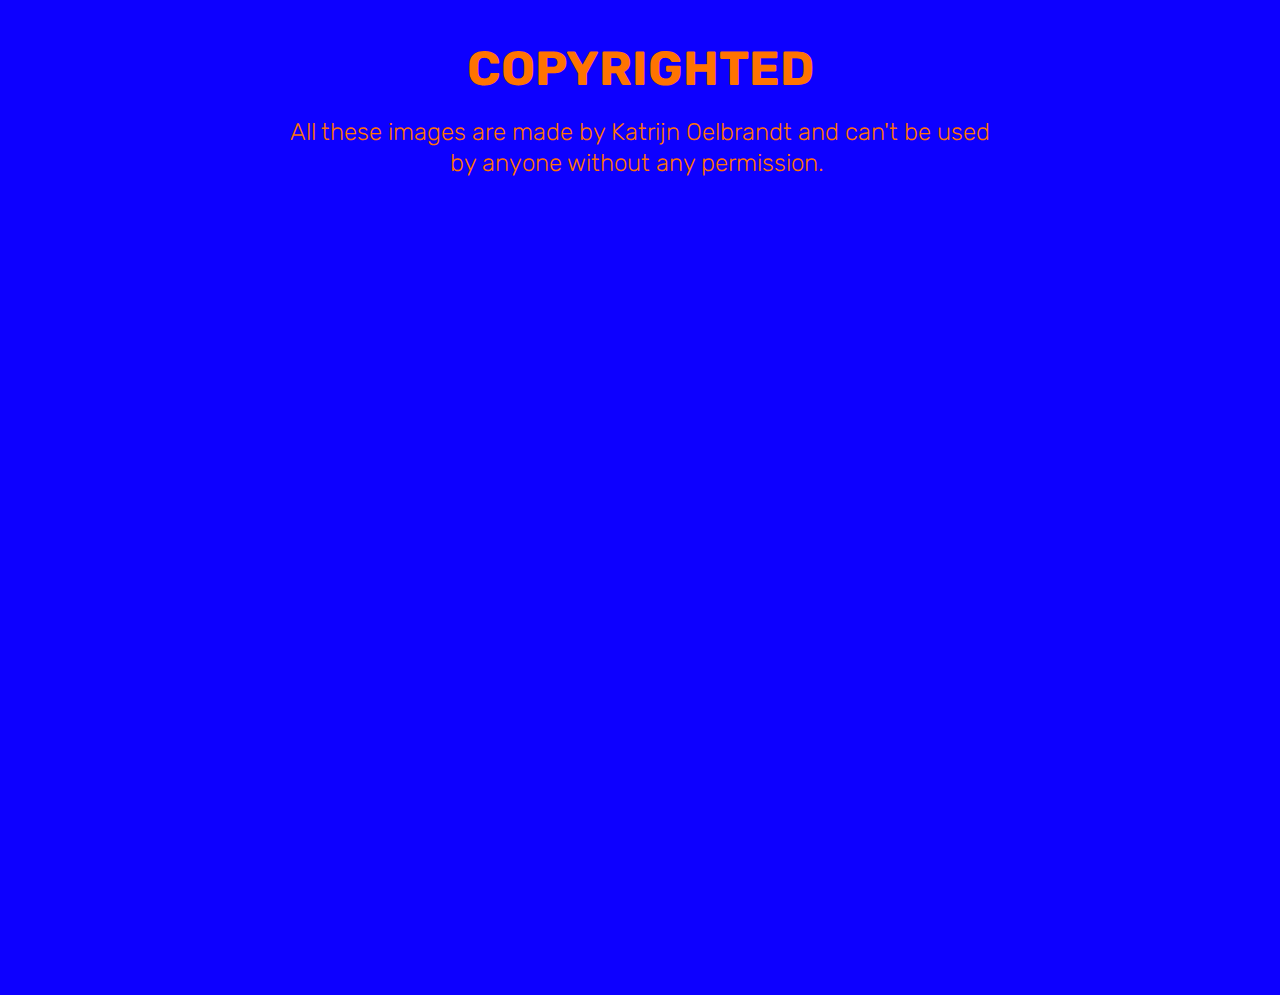
<file: page8.html>
<!DOCTYPE html>
<html >
<head>
  <!-- Site made with Mobirise Website Builder v4.6.6, https://mobirise.com -->
  <meta charset="UTF-8">
  <meta http-equiv="X-UA-Compatible" content="IE=edge">
  <meta name="generator" content="Mobirise v4.6.6, mobirise.com">
  <meta name="viewport" content="width=device-width, initial-scale=1, minimum-scale=1">
  <link rel="shortcut icon" href="assets/images/logo4.png" type="image/x-icon">
  <meta name="description" content="Site Creator Description">
  <title>Copyrighted</title>
  <link rel="stylesheet" href="assets/tether/tether.min.css">
  <link rel="stylesheet" href="assets/bootstrap/css/bootstrap.min.css">
  <link rel="stylesheet" href="assets/bootstrap/css/bootstrap-grid.min.css">
  <link rel="stylesheet" href="assets/bootstrap/css/bootstrap-reboot.min.css">
  <link rel="stylesheet" href="assets/animatecss/animate.min.css">
  <link rel="stylesheet" href="assets/theme/css/style.css">
  <link rel="stylesheet" href="assets/mobirise/css/mbr-additional.css" type="text/css">
  
  
  
</head>
<body>
  <section class="mbr-section content4 cid-qAdzm7icMH" id="content4-2c">

    

    <div class="container">
        <div class="media-container-row">
            <div class="title col-12 col-md-8">
                <h2 class="align-center pb-3 mbr-fonts-style display-2"><strong>COPYRIGHTED</strong></h2>
                <h3 class="mbr-section-subtitle align-center mbr-light mbr-fonts-style display-5">All these images are made by Katrijn Oelbrandt and can't be used by anyone without any permission.&nbsp;</h3>
                
            </div>
        </div>
    </div>
</section>

<section class="engine"><a href="https://mobirise.ws/d">best web page software</a></section><section class="mbr-section article content3 cid-qMS7H3M7cC" id="content3-2x">
      
     

    <div class="container">
        <div class="media-container-row">
            <div class="row col-12 col-md-8">
                <div class="col-12 col-md-6 pr-lg-4 mbr-text mbr-fonts-style display-7"><p><br></p><p><br></p><p><br></p><p><br></p><p><br></p><p><br></p><p><br></p><p><br></p><p><br></p><p><br></p><p><br></p><p><br></p><p><br></p><p><br></p></div>
                <div class="col-12 col-md-6 pl-lg-4 mbr-text mbr-fonts-style display-7"></div>
            </div>
        </div>
    </div>
</section>


  <script src="assets/web/assets/jquery/jquery.min.js"></script>
  <script src="assets/popper/popper.min.js"></script>
  <script src="assets/tether/tether.min.js"></script>
  <script src="assets/bootstrap/js/bootstrap.min.js"></script>
  <script src="assets/smoothscroll/smooth-scroll.js"></script>
  <script src="assets/viewportchecker/jquery.viewportchecker.js"></script>
  <script src="assets/theme/js/script.js"></script>
  
  
  <input name="animation" type="hidden">
  </body>
</html>
</file>
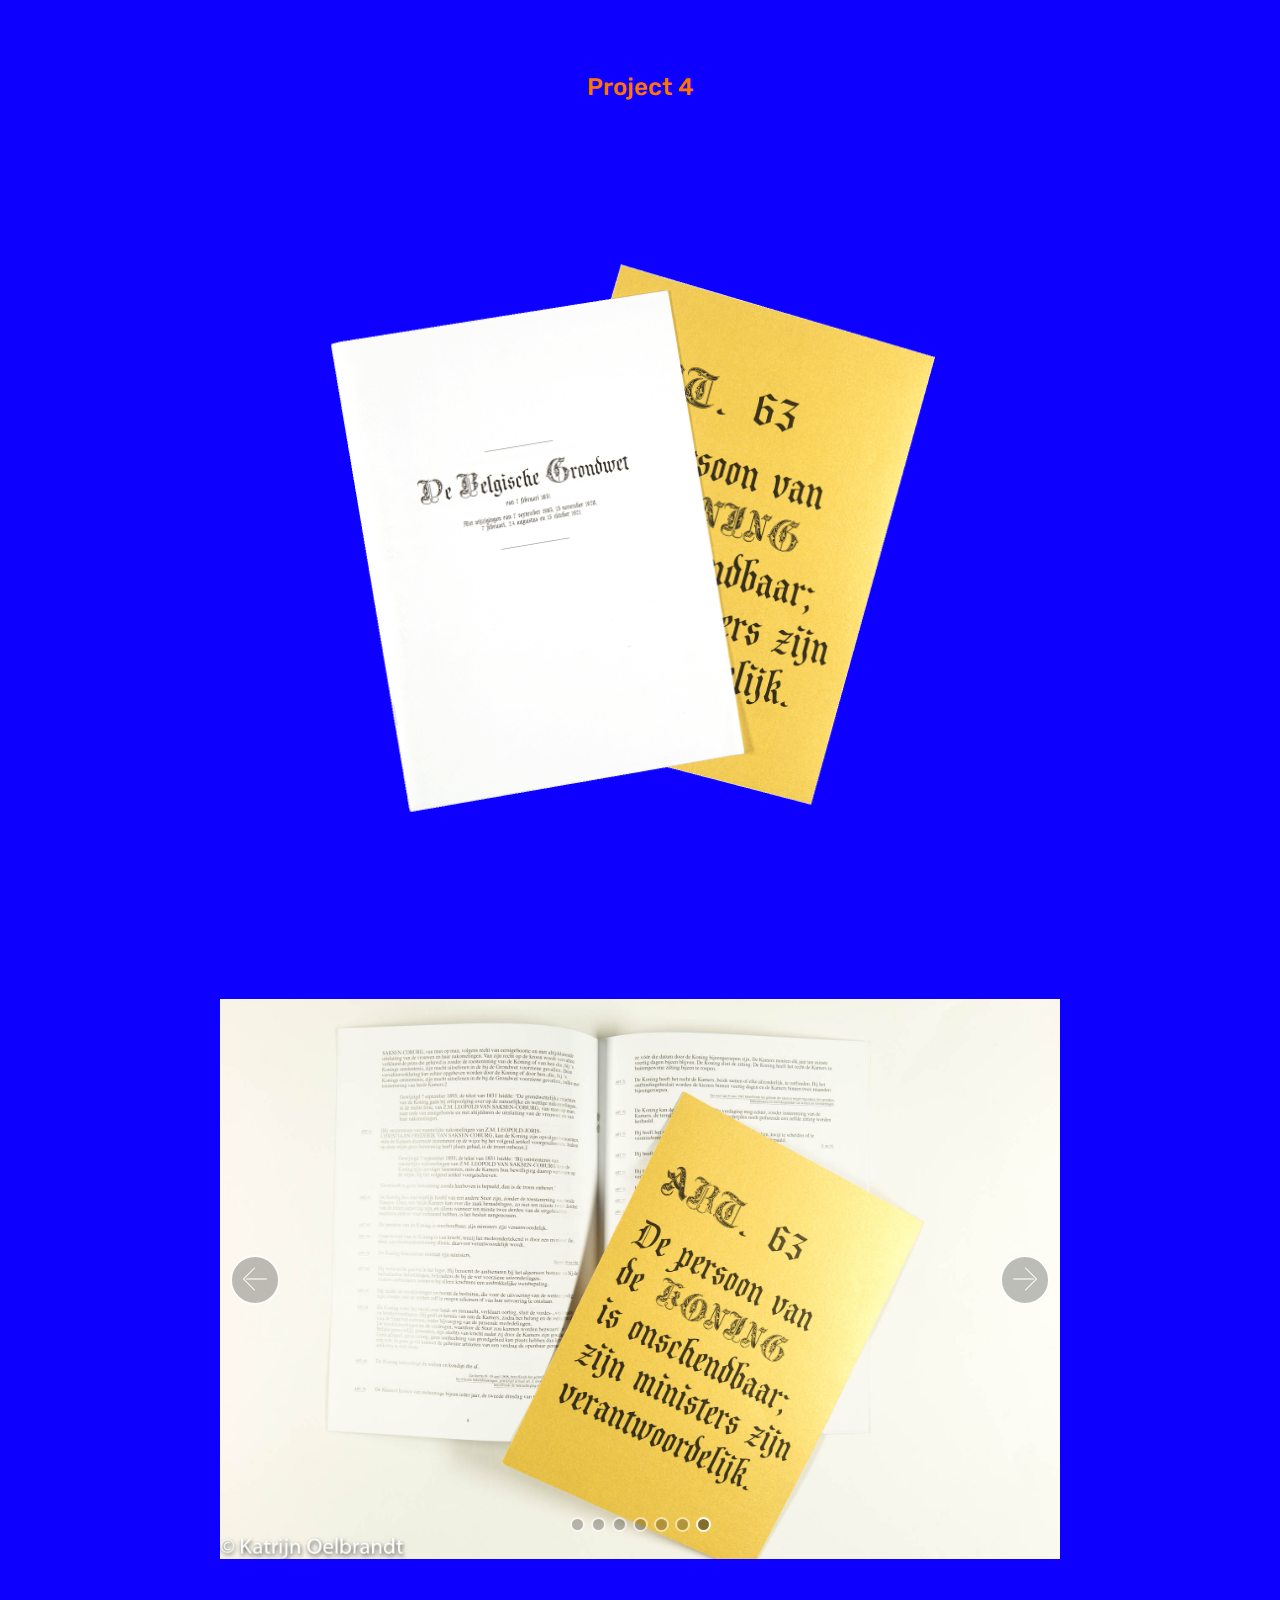
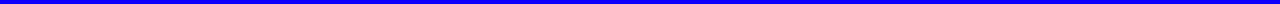
<file: page9.html>
<!DOCTYPE html>
<html >
<head>
  <!-- Site made with Mobirise Website Builder v4.6.6, https://mobirise.com -->
  <meta charset="UTF-8">
  <meta http-equiv="X-UA-Compatible" content="IE=edge">
  <meta name="generator" content="Mobirise v4.6.6, mobirise.com">
  <meta name="viewport" content="width=device-width, initial-scale=1, minimum-scale=1">
  <link rel="shortcut icon" href="assets/images/logo4.png" type="image/x-icon">
  <meta name="description" content="Website Builder Description">
  <title>project 4 - wetboekje</title>
  <link rel="stylesheet" href="assets/web/assets/mobirise-icons/mobirise-icons.css">
  <link rel="stylesheet" href="assets/tether/tether.min.css">
  <link rel="stylesheet" href="assets/bootstrap/css/bootstrap.min.css">
  <link rel="stylesheet" href="assets/bootstrap/css/bootstrap-grid.min.css">
  <link rel="stylesheet" href="assets/bootstrap/css/bootstrap-reboot.min.css">
  <link rel="stylesheet" href="assets/animatecss/animate.min.css">
  <link rel="stylesheet" href="assets/theme/css/style.css">
  <link rel="stylesheet" href="assets/mobirise/css/mbr-additional.css" type="text/css">
  
  
  
</head>
<body>
  <section class="mbr-section content4 cid-qzyGhXr5e4" id="content4-2n">

    

    <div class="container">
        <div class="media-container-row">
            <div class="title col-12 col-md-8">
                <h2 class="align-center pb-3 mbr-fonts-style display-5">Project 4</h2>
                <h3 class="mbr-section-subtitle align-center mbr-light mbr-fonts-style display-4"></h3>
                
            </div>
        </div>
    </div>
</section>

<section class="engine"><a href="https://mobirise.ws/b">best website creator</a></section><section class="header4 cid-qA94UBokyP" id="header4-2p">

    

    

    <div class="container">
        <div class="row justify-content-md-center">
            <div class="media-content col-md-10">
                
                
                <div class="mbr-text align-center mbr-white pb-3">
                    
                </div>
                
            </div>
        
            <div class="mbr-figure pt-5" style="width: 65%;">
                <img src="assets/images/mg-9201.gif" alt="Mobirise" title="">
            </div>
        </div>
    </div>
</section>

<section class="carousel slide cid-qzyFnWvxqw" data-interval="false" id="slider2-2o">

    
    <div class="container content-slider">
        <div class="content-slider-wrap">
            <div><div class="mbr-slider slide carousel" data-pause="true" data-keyboard="false" data-ride="false" data-interval="false"><ol class="carousel-indicators"><li data-app-prevent-settings="" data-target="#slider2-2o" data-slide-to="0"></li><li data-app-prevent-settings="" data-target="#slider2-2o" data-slide-to="1"></li><li data-app-prevent-settings="" data-target="#slider2-2o" data-slide-to="2"></li><li data-app-prevent-settings="" data-target="#slider2-2o" data-slide-to="3"></li><li data-app-prevent-settings="" data-target="#slider2-2o" data-slide-to="4"></li><li data-app-prevent-settings="" data-target="#slider2-2o" data-slide-to="5"></li><li data-app-prevent-settings="" data-target="#slider2-2o" class=" active" data-slide-to="6"></li></ol><div class="carousel-inner" role="listbox"><div class="carousel-item slider-fullscreen-image" data-bg-video-slide="false" style="background-image: url(assets/images/mg-9205.jpg);"><div class="container container-slide"><div class="image_wrapper"><img src="assets/images/mg-9205.jpg"><div class="carousel-caption justify-content-center"><div class="col-10 align-center"></div></div></div></div></div><div class="carousel-item slider-fullscreen-image" data-bg-video-slide="false" style="background-image: url(assets/images/mg-9202.jpg);"><div class="container container-slide"><div class="image_wrapper"><img src="assets/images/mg-9202.jpg"><div class="carousel-caption justify-content-center"><div class="col-10 align-center"></div></div></div></div></div><div class="carousel-item slider-fullscreen-image" data-bg-video-slide="false" style="background-image: url(assets/images/mg-9209.jpg);"><div class="container container-slide"><div class="image_wrapper"><img src="assets/images/mg-9209.jpg"><div class="carousel-caption justify-content-center"><div class="col-10 align-center"></div></div></div></div></div><div class="carousel-item slider-fullscreen-image" data-bg-video-slide="false" style="background-image: url(assets/images/mg-9210.jpg);"><div class="container container-slide"><div class="image_wrapper"><img src="assets/images/mg-9210.jpg"><div class="carousel-caption justify-content-center"><div class="col-10 align-center"></div></div></div></div></div><div class="carousel-item slider-fullscreen-image" data-bg-video-slide="false" style="background-image: url(assets/images/mg-9213.jpg);"><div class="container container-slide"><div class="image_wrapper"><img src="assets/images/mg-9213.jpg"><div class="carousel-caption justify-content-center"><div class="col-10 align-center"></div></div></div></div></div><div class="carousel-item slider-fullscreen-image" data-bg-video-slide="false" style="background-image: url(assets/images/mg-9216.jpg);"><div class="container container-slide"><div class="image_wrapper"><img src="assets/images/mg-9216.jpg"><div class="carousel-caption justify-content-center"><div class="col-10 align-center"></div></div></div></div></div><div class="carousel-item slider-fullscreen-image active" data-bg-video-slide="false" style="background-image: url(assets/images/mg-9219.jpg);"><div class="container container-slide"><div class="image_wrapper"><img src="assets/images/mg-9219.jpg"><div class="carousel-caption justify-content-center"><div class="col-10 align-center"></div></div></div></div></div></div><a data-app-prevent-settings="" class="carousel-control carousel-control-prev" role="button" data-slide="prev" href="#slider2-2o"><span aria-hidden="true" class="mbri-left mbr-iconfont"></span><span class="sr-only">Previous</span></a><a data-app-prevent-settings="" class="carousel-control carousel-control-next" role="button" data-slide="next" href="#slider2-2o"><span aria-hidden="true" class="mbri-right mbr-iconfont"></span><span class="sr-only">Next</span></a></div></div> 
        </div>
    </div>
</section>


  <script src="assets/web/assets/jquery/jquery.min.js"></script>
  <script src="assets/popper/popper.min.js"></script>
  <script src="assets/tether/tether.min.js"></script>
  <script src="assets/bootstrap/js/bootstrap.min.js"></script>
  <script src="assets/smoothscroll/smooth-scroll.js"></script>
  <script src="assets/bootstrapcarouselswipe/bootstrap-carousel-swipe.js"></script>
  <script src="assets/ytplayer/jquery.mb.ytplayer.min.js"></script>
  <script src="assets/vimeoplayer/jquery.mb.vimeo_player.js"></script>
  <script src="assets/viewportchecker/jquery.viewportchecker.js"></script>
  <script src="assets/theme/js/script.js"></script>
  <script src="assets/slidervideo/script.js"></script>
  
  
  <input name="animation" type="hidden">
  </body>
</html>
</file>
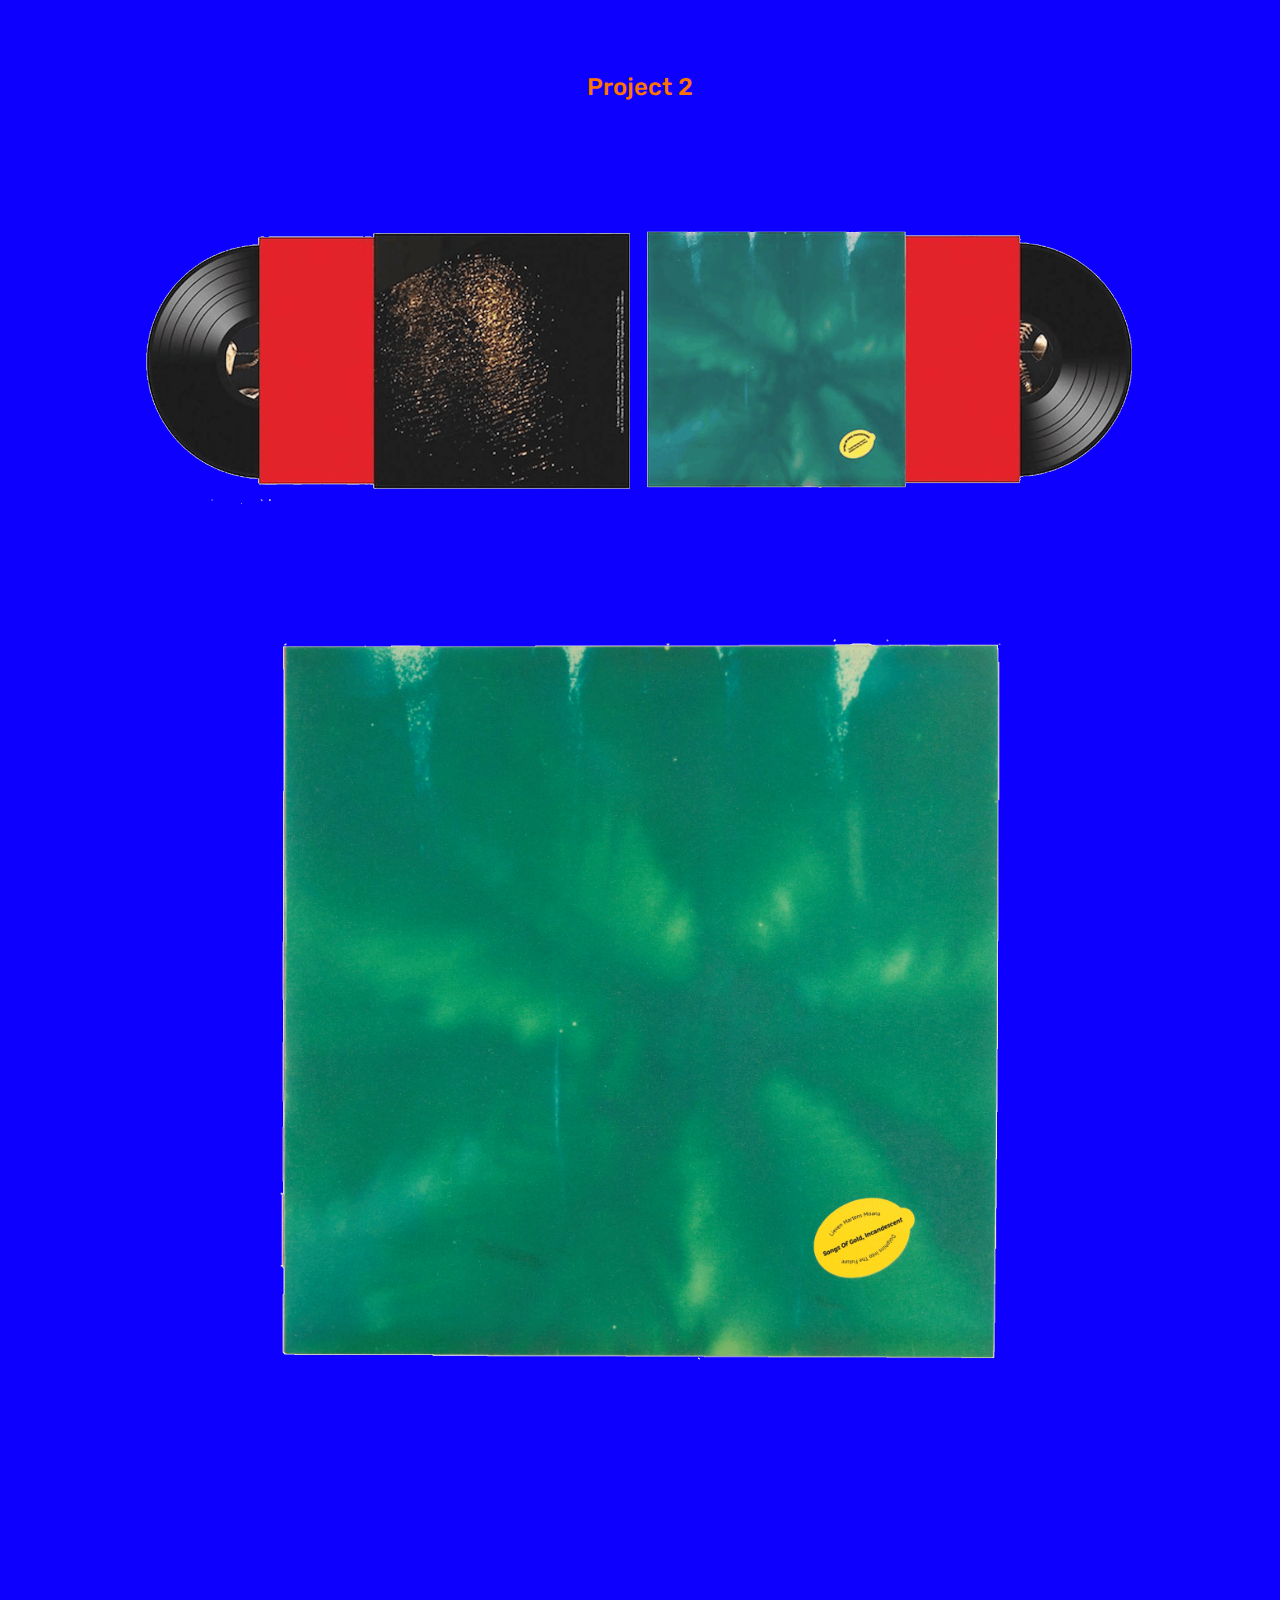
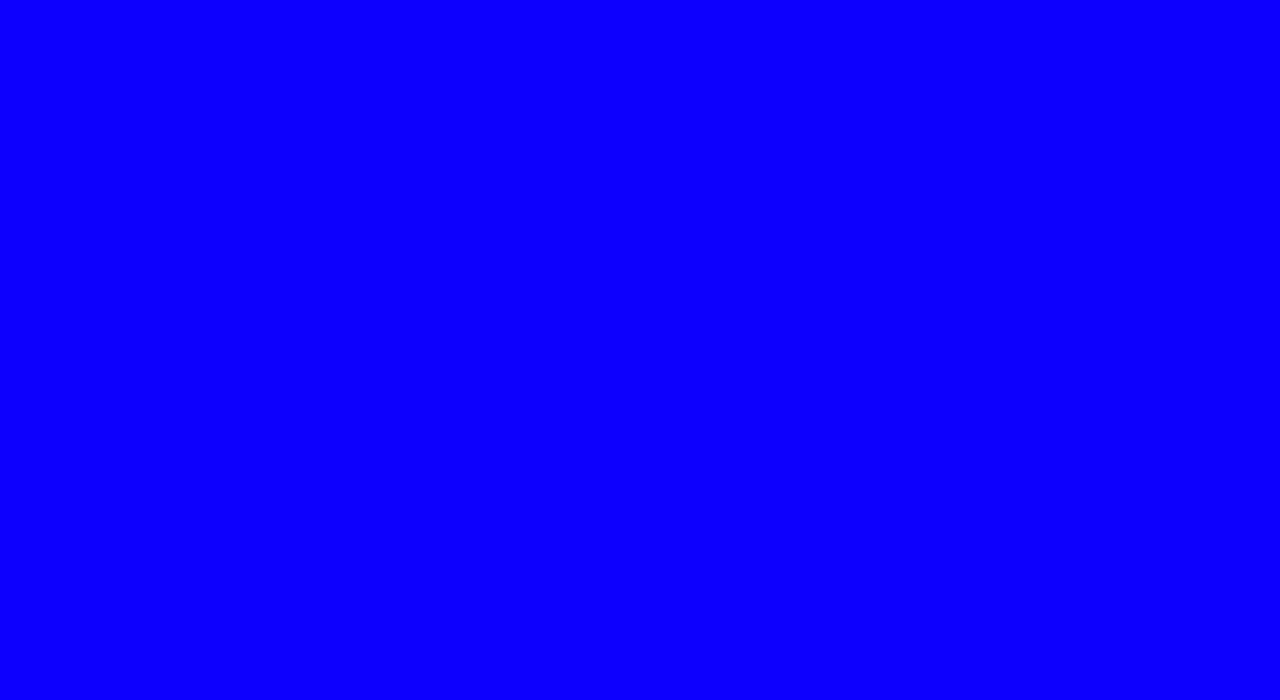
<file: Project2.html>
<!DOCTYPE html>
<html >
<head>
  <!-- Site made with Mobirise Website Builder v4.6.6, https://mobirise.com -->
  <meta charset="UTF-8">
  <meta http-equiv="X-UA-Compatible" content="IE=edge">
  <meta name="generator" content="Mobirise v4.6.6, mobirise.com">
  <meta name="viewport" content="width=device-width, initial-scale=1, minimum-scale=1">
  <link rel="shortcut icon" href="assets/images/logo4.png" type="image/x-icon">
  <meta name="description" content="Website Builder Description">
  <title>Project 2 - platenhoes</title>
  <link rel="stylesheet" href="assets/tether/tether.min.css">
  <link rel="stylesheet" href="assets/bootstrap/css/bootstrap.min.css">
  <link rel="stylesheet" href="assets/bootstrap/css/bootstrap-grid.min.css">
  <link rel="stylesheet" href="assets/bootstrap/css/bootstrap-reboot.min.css">
  <link rel="stylesheet" href="assets/animatecss/animate.min.css">
  <link rel="stylesheet" href="assets/theme/css/style.css">
  <link rel="stylesheet" href="assets/mobirise/css/mbr-additional.css" type="text/css">
  
  
  
</head>
<body>
  <section class="mbr-section content4 cid-qzyGhXr5e4" id="content4-1a">

    

    <div class="container">
        <div class="media-container-row">
            <div class="title col-12 col-md-8">
                <h2 class="align-center pb-3 mbr-fonts-style display-5">Project 2</h2>
                <h3 class="mbr-section-subtitle align-center mbr-light mbr-fonts-style display-4"></h3>
                
            </div>
        </div>
    </div>
</section>

<section class="engine"><a href="https://mobirise.ws/h">make free website</a></section><section class="cid-qRD3bTPgbO" id="image3-3e">

    

    <figure class="mbr-figure container">
            <div class="image-block" style="width: 93%;">
                <img src="assets/images/img-5801-1776x511.png" width="1400" alt="Mobirise" title="">
                
            </div>
    </figure>
</section>

<section class="header4 cid-qA94UBokyP" id="header4-2a">

    

    

    <div class="container">
        <div class="row justify-content-md-center">
            <div class="media-content col-md-10">
                
                
                <div class="mbr-text align-center mbr-white pb-3">
                    
                </div>
                
            </div>
        
            <div class="mbr-figure pt-5" style="width: 65%;">
                <img src="assets/images/mg-9252.gif" alt="Mobirise" title="">
            </div>
        </div>
    </div>
</section>

<section class="cid-qMSdEOkGWx" id="image3-30">

    

    <figure class="mbr-figure container">
            <div class="image-block" style="width: 65%;">
                <img src="assets/images/img-5144-1776x1777.jpg" width="1400" alt="Mobirise" title="">
                
            </div>
    </figure>
</section>


  <script src="assets/web/assets/jquery/jquery.min.js"></script>
  <script src="assets/popper/popper.min.js"></script>
  <script src="assets/tether/tether.min.js"></script>
  <script src="assets/bootstrap/js/bootstrap.min.js"></script>
  <script src="assets/smoothscroll/smooth-scroll.js"></script>
  <script src="assets/viewportchecker/jquery.viewportchecker.js"></script>
  <script src="assets/theme/js/script.js"></script>
  
  
  <input name="animation" type="hidden">
  </body>
</html>
</file>
<file: assets/web/assets/mobirise-icons/mobirise-icons.css>
@font-face {
  font-family: 'MobiriseIcons';
  src:  url('mobirise-icons.eot?spat4u');
  src:  url('mobirise-icons.eot?spat4u#iefix') format('embedded-opentype'),
    url('mobirise-icons.ttf?spat4u') format('truetype'),
    url('mobirise-icons.woff?spat4u') format('woff'),
    url('mobirise-icons.svg?spat4u#MobiriseIcons') format('svg');
  font-weight: normal;
  font-style: normal;
}

[class^="mbri-"], [class*=" mbri-"] {
  /* use !important to prevent issues with browser extensions that change fonts */
  font-family: MobiriseIcons !important;
  speak: none;
  font-style: normal;
  font-weight: normal;
  font-variant: normal;
  text-transform: none;
  line-height: 1;

  /* Better Font Rendering =========== */
  -webkit-font-smoothing: antialiased;
  -moz-osx-font-smoothing: grayscale;
}

.mbri-add-submenu:before {
  content: "\e900";
}
.mbri-alert:before {
  content: "\e901";
}
.mbri-align-center:before {
  content: "\e902";
}
.mbri-align-justify:before {
  content: "\e903";
}
.mbri-align-left:before {
  content: "\e904";
}
.mbri-align-right:before {
  content: "\e905";
}
.mbri-android:before {
  content: "\e906";
}
.mbri-apple:before {
  content: "\e907";
}
.mbri-arrow-down:before {
  content: "\e908";
}
.mbri-arrow-next:before {
  content: "\e909";
}
.mbri-arrow-prev:before {
  content: "\e90a";
}
.mbri-arrow-up:before {
  content: "\e90b";
}
.mbri-bold:before {
  content: "\e90c";
}
.mbri-bookmark:before {
  content: "\e90d";
}
.mbri-bootstrap:before {
  content: "\e90e";
}
.mbri-briefcase:before {
  content: "\e90f";
}
.mbri-browse:before {
  content: "\e910";
}
.mbri-bulleted-list:before {
  content: "\e911";
}
.mbri-calendar:before {
  content: "\e912";
}
.mbri-camera:before {
  content: "\e913";
}
.mbri-cart-add:before {
  content: "\e914";
}
.mbri-cart-full:before {
  content: "\e915";
}
.mbri-cash:before {
  content: "\e916";
}
.mbri-change-style:before {
  content: "\e917";
}
.mbri-chat:before {
  content: "\e918";
}
.mbri-clock:before {
  content: "\e919";
}
.mbri-close:before {
  content: "\e91a";
}
.mbri-cloud:before {
  content: "\e91b";
}
.mbri-code:before {
  content: "\e91c";
}
.mbri-contact-form:before {
  content: "\e91d";
}
.mbri-credit-card:before {
  content: "\e91e";
}
.mbri-cursor-click:before {
  content: "\e91f";
}
.mbri-cust-feedback:before {
  content: "\e920";
}
.mbri-database:before {
  content: "\e921";
}
.mbri-delivery:before {
  content: "\e922";
}
.mbri-desktop:before {
  content: "\e923";
}
.mbri-devices:before {
  content: "\e924";
}
.mbri-down:before {
  content: "\e925";
}
.mbri-download:before {
  content: "\e989";
}
.mbri-drag-n-drop:before {
  content: "\e927";
}
.mbri-drag-n-drop2:before {
  content: "\e928";
}
.mbri-edit:before {
  content: "\e929";
}
.mbri-edit2:before {
  content: "\e92a";
}
.mbri-error:before {
  content: "\e92b";
}
.mbri-extension:before {
  content: "\e92c";
}
.mbri-features:before {
  content: "\e92d";
}
.mbri-file:before {
  content: "\e92e";
}
.mbri-flag:before {
  content: "\e92f";
}
.mbri-folder:before {
  content: "\e930";
}
.mbri-gift:before {
  content: "\e931";
}
.mbri-github:before {
  content: "\e932";
}
.mbri-globe:before {
  content: "\e933";
}
.mbri-globe-2:before {
  content: "\e934";
}
.mbri-growing-chart:before {
  content: "\e935";
}
.mbri-hearth:before {
  content: "\e936";
}
.mbri-help:before {
  content: "\e937";
}
.mbri-home:before {
  content: "\e938";
}
.mbri-hot-cup:before {
  content: "\e939";
}
.mbri-idea:before {
  content: "\e93a";
}
.mbri-image-gallery:before {
  content: "\e93b";
}
.mbri-image-slider:before {
  content: "\e93c";
}
.mbri-info:before {
  content: "\e93d";
}
.mbri-italic:before {
  content: "\e93e";
}
.mbri-key:before {
  content: "\e93f";
}
.mbri-laptop:before {
  content: "\e940";
}
.mbri-layers:before {
  content: "\e941";
}
.mbri-left-right:before {
  content: "\e942";
}
.mbri-left:before {
  content: "\e943";
}
.mbri-letter:before {
  content: "\e944";
}
.mbri-like:before {
  content: "\e945";
}
.mbri-link:before {
  content: "\e946";
}
.mbri-lock:before {
  content: "\e947";
}
.mbri-login:before {
  content: "\e948";
}
.mbri-logout:before {
  content: "\e949";
}
.mbri-magic-stick:before {
  content: "\e94a";
}
.mbri-map-pin:before {
  content: "\e94b";
}
.mbri-menu:before {
  content: "\e94c";
}
.mbri-mobile:before {
  content: "\e94d";
}
.mbri-mobile2:before {
  content: "\e94e";
}
.mbri-mobirise:before {
  content: "\e94f";
}
.mbri-more-horizontal:before {
  content: "\e950";
}
.mbri-more-vertical:before {
  content: "\e951";
}
.mbri-music:before {
  content: "\e952";
}
.mbri-new-file:before {
  content: "\e953";
}
.mbri-numbered-list:before {
  content: "\e954";
}
.mbri-opened-folder:before {
  content: "\e955";
}
.mbri-pages:before {
  content: "\e956";
}
.mbri-paper-plane:before {
  content: "\e957";
}
.mbri-paperclip:before {
  content: "\e958";
}
.mbri-photo:before {
  content: "\e959";
}
.mbri-photos:before {
  content: "\e95a";
}
.mbri-pin:before {
  content: "\e95b";
}
.mbri-play:before {
  content: "\e95c";
}
.mbri-plus:before {
  content: "\e95d";
}
.mbri-preview:before {
  content: "\e95e";
}
.mbri-print:before {
  content: "\e95f";
}
.mbri-protect:before {
  content: "\e960";
}
.mbri-question:before {
  content: "\e961";
}
.mbri-quote-left:before {
  content: "\e962";
}
.mbri-quote-right:before {
  content: "\e963";
}
.mbri-refresh:before {
  content: "\e964";
}
.mbri-responsive:before {
  content: "\e965";
}
.mbri-right:before {
  content: "\e966";
}
.mbri-rocket:before {
  content: "\e967";
}
.mbri-sad-face:before {
  content: "\e968";
}
.mbri-sale:before {
  content: "\e969";
}
.mbri-save:before {
  content: "\e96a";
}
.mbri-search:before {
  content: "\e96b";
}
.mbri-setting:before {
  content: "\e96c";
}
.mbri-setting2:before {
  content: "\e96d";
}
.mbri-setting3:before {
  content: "\e96e";
}
.mbri-share:before {
  content: "\e96f";
}
.mbri-shopping-bag:before {
  content: "\e970";
}
.mbri-shopping-basket:before {
  content: "\e971";
}
.mbri-shopping-cart:before {
  content: "\e972";
}
.mbri-sites:before {
  content: "\e973";
}
.mbri-smile-face:before {
  content: "\e974";
}
.mbri-speed:before {
  content: "\e975";
}
.mbri-star:before {
  content: "\e976";
}
.mbri-success:before {
  content: "\e977";
}
.mbri-sun:before {
  content: "\e978";
}
.mbri-sun2:before {
  content: "\e979";
}
.mbri-tablet:before {
  content: "\e97a";
}
.mbri-tablet-vertical:before {
  content: "\e97b";
}
.mbri-target:before {
  content: "\e97c";
}
.mbri-timer:before {
  content: "\e97d";
}
.mbri-to-ftp:before {
  content: "\e97e";
}
.mbri-to-local-drive:before {
  content: "\e97f";
}
.mbri-touch-swipe:before {
  content: "\e980";
}
.mbri-touch:before {
  content: "\e981";
}
.mbri-trash:before {
  content: "\e982";
}
.mbri-underline:before {
  content: "\e983";
}
.mbri-unlink:before {
  content: "\e984";
}
.mbri-unlock:before {
  content: "\e985";
}
.mbri-up-down:before {
  content: "\e986";
}
.mbri-up:before {
  content: "\e987";
}
.mbri-update:before {
  content: "\e988";
}
.mbri-upload:before {
 content: "\e926"; 
}
.mbri-user:before {
  content: "\e98a";
}
.mbri-user2:before {
  content: "\e98b";
}
.mbri-users:before {
  content: "\e98c";
}
.mbri-video:before {
  content: "\e98d";
}
.mbri-video-play:before {
  content: "\e98e";
}
.mbri-watch:before {
  content: "\e98f";
}
.mbri-website-theme:before {
  content: "\e990";
}
.mbri-wifi:before {
  content: "\e991";
}
.mbri-windows:before {
  content: "\e992";
}
.mbri-zoom-out:before {
  content: "\e993";
}
.mbri-redo:before {
  content: "\e994";
}
.mbri-undo:before {
  content: "\e995";
}
</file>
<file: assets/theme/css/style.css>
/*!
 * Mobirise v4 theme (https://mobirise.com/)
 * Copyright 2017 Mobirise
 */
section {
  background-color: #eeeeee; }

section,
.container,
.container-fluid {
  position: relative;
  word-wrap: break-word; }

a.mbr-iconfont:hover {
  text-decoration: none; }

.article .lead p, .article .lead ul, .article .lead ol, .article .lead pre, .article .lead blockquote {
  margin-bottom: 0; }

a {
  font-style: normal;
  font-weight: 400;
  cursor: pointer; }
  a, a:hover {
    text-decoration: none; }

figure {
  margin-bottom: 0; }

body {
  color: #232323; }

h1, h2, h3, h4, h5, h6,
.h1, .h2, .h3, .h4, .h5, .h6,
.display-1, .display-2, .display-3, .display-4 {
  line-height: 1;
  word-break: break-word;
  word-wrap: break-word; }

b, strong {
  font-weight: bold; }

blockquote {
  padding: 10px 0 10px 20px;
  position: relative;
  border-left: 2px solid;
  border-color: #ff3366; }

input:-webkit-autofill, input:-webkit-autofill:hover, input:-webkit-autofill:focus, input:-webkit-autofill:active {
  transition-delay: 9999s;
  transition-property: background-color, color; }

textarea[type="hidden"] {
  display: none; }

body {
  position: relative; }

section {
  background-position: 50% 50%;
  background-repeat: no-repeat;
  background-size: cover; }
  section .mbr-background-video,
  section .mbr-background-video-preview {
    position: absolute;
    bottom: 0;
    left: 0;
    right: 0;
    top: 0; }

.hidden {
  visibility: hidden; }

.mbr-z-index20 {
  z-index: 20; }

/*! Base colors */
.mbr-white {
  color: #ffffff; }

.mbr-black {
  color: #000000; }

.mbr-bg-white {
  background-color: #ffffff; }

.mbr-bg-black {
  background-color: #000000; }

/*! Text-aligns */
.align-left {
  text-align: left; }

.align-center {
  text-align: center; }

.align-right {
  text-align: right; }

@media (max-width: 767px) {
  .align-left, .align-center, .align-right, .mbr-section-btn, .mbr-section-title {
    text-align: center; } }
/*! Font-weight  */
.mbr-light {
  font-weight: 300; }

.mbr-regular {
  font-weight: 400; }

.mbr-semibold {
  font-weight: 500; }

.mbr-bold {
  font-weight: 700; }

/*! Media  */
.media-size-item {
  -webkit-flex: 1 1 auto;
  -moz-flex: 1 1 auto;
  -ms-flex: 1 1 auto;
  -o-flex: 1 1 auto;
  flex: 1 1 auto; }

.media-content {
  -webkit-flex-basis: 100%;
  flex-basis: 100%; }

.media-container-row {
  display: -ms-flexbox;
  display: -webkit-flex;
  display: flex;
  -webkit-flex-direction: row;
  -ms-flex-direction: row;
  flex-direction: row;
  -webkit-flex-wrap: wrap;
  -ms-flex-wrap: wrap;
  flex-wrap: wrap;
  -webkit-justify-content: center;
  -ms-flex-pack: center;
  justify-content: center;
  -webkit-align-content: center;
  -ms-flex-line-pack: center;
  align-content: center;
  -webkit-align-items: start;
  -ms-flex-align: start;
  align-items: start; }
  .media-container-row .media-size-item {
    width: 400px; }

.media-container-column {
  display: -ms-flexbox;
  display: -webkit-flex;
  display: flex;
  -webkit-flex-direction: column;
  -ms-flex-direction: column;
  flex-direction: column;
  -webkit-flex-wrap: wrap;
  -ms-flex-wrap: wrap;
  flex-wrap: wrap;
  -webkit-justify-content: center;
  -ms-flex-pack: center;
  justify-content: center;
  -webkit-align-content: center;
  -ms-flex-line-pack: center;
  align-content: center;
  -webkit-align-items: stretch;
  -ms-flex-align: stretch;
  align-items: stretch; }
  .media-container-column > * {
    width: 100%; }

@media (min-width: 992px) {
  .media-container-row {
    -webkit-flex-wrap: nowrap;
    -ms-flex-wrap: nowrap;
    flex-wrap: nowrap; } }
figure {
  overflow: hidden; }

figure[mbr-media-size] {
  transition: width 0.1s; }

.mbr-figure img, .mbr-figure iframe {
  display: block;
  width: 100%; }

.card {
  background-color: transparent;
  border: none; }

.card-img {
  text-align: center;
  flex-shrink: 0; }

.media {
  max-width: 100%;
  margin: 0 auto; }

.mbr-figure {
  -ms-flex-item-align: center;
  -ms-grid-row-align: center;
  -webkit-align-self: center;
  align-self: center; }

.media-container > div {
  max-width: 100%; }

.mbr-figure img, .card-img img {
  width: 100%; }

@media (max-width: 991px) {
  .media-size-item {
    width: auto !important; }

  .media {
    width: auto; }

  .mbr-figure {
    width: 100% !important; } }
/*! Buttons */
.mbr-section-btn {
  margin-left: -.25rem;
  margin-right: -.25rem;
  font-size: 0; }

nav .mbr-section-btn {
  margin-left: 0rem;
  margin-right: 0rem; }

/*! Btn icon margin */
.btn .mbr-iconfont, .btn.btn-sm .mbr-iconfont {
  cursor: pointer;
  margin-right: 0.5rem; }

.btn.btn-md .mbr-iconfont, .btn.btn-md .mbr-iconfont {
  margin-right: 0.8rem; }

.mbr-regular {
  font-weight: 400; }

.mbr-semibold {
  font-weight: 500; }

.mbr-bold {
  font-weight: 700; }

[type="submit"] {
  -webkit-appearance: none; }

/*! Full-screen */
.mbr-fullscreen .mbr-overlay {
  min-height: 100vh; }

.mbr-fullscreen {
  display: flex;
  display: -webkit-flex;
  display: -moz-flex;
  display: -ms-flex;
  display: -o-flex;
  align-items: center;
  -webkit-align-items: center;
  min-height: 100vh;
  padding-top: 3rem;
  padding-bottom: 3rem; }

/*! Map */
.map {
  height: 25rem;
  position: relative; }
  .map iframe {
    width: 100%;
    height: 100%; }

/* Form */
.form-asterisk {
  font-family: initial;
  position: absolute;
  top: -2px;
  font-weight: normal; }

/*! Scroll to top arrow */
.mbr-arrow-up {
  bottom: 25px;
  right: 90px;
  position: fixed;
  text-align: right;
  z-index: 5000;
  color: #ffffff;
  font-size: 32px;
  transform: rotate(180deg);
  -webkit-transform: rotate(180deg); }

.mbr-arrow-up a {
  background: rgba(0, 0, 0, 0.2);
  border-radius: 3px;
  color: #fff;
  display: inline-block;
  height: 60px;
  width: 60px;
  outline-style: none !important;
  position: relative;
  text-decoration: none;
  transition: all .3s ease-in-out;
  cursor: pointer;
  text-align: center; }
  .mbr-arrow-up a:hover {
    background-color: rgba(0, 0, 0, 0.4); }
  .mbr-arrow-up a i {
    line-height: 60px; }

.mbr-arrow-up-icon {
  display: block;
  color: #fff; }

.mbr-arrow-up-icon::before {
  content: "\203a";
  display: inline-block;
  font-family: serif;
  font-size: 32px;
  line-height: 1;
  font-style: normal;
  position: relative;
  top: 6px;
  left: -4px;
  -webkit-transform: rotate(-90deg);
  transform: rotate(-90deg); }

/*! Arrow Down */
.mbr-arrow {
  position: absolute;
  bottom: 45px;
  left: 50%;
  width: 60px;
  height: 60px;
  cursor: pointer;
  background-color: rgba(80, 80, 80, 0.5);
  border-radius: 50%;
  -webkit-transform: translateX(-50%);
  transform: translateX(-50%); }
  .mbr-arrow > a {
    display: inline-block;
    text-decoration: none;
    outline-style: none;
    -webkit-animation: arrowdown 1.7s ease-in-out infinite;
    animation: arrowdown 1.7s ease-in-out infinite; }
    .mbr-arrow > a > i {
      position: absolute;
      top: -2px;
      left: 15px;
      font-size: 2rem; }

@keyframes arrowdown {
  0% {
    transform: translateY(0px);
    -webkit-transform: translateY(0px); }
  50% {
    transform: translateY(-5px);
    -webkit-transform: translateY(-5px); }
  100% {
    transform: translateY(0px);
    -webkit-transform: translateY(0px); } }
@-webkit-keyframes arrowdown {
  0% {
    transform: translateY(0px);
    -webkit-transform: translateY(0px); }
  50% {
    transform: translateY(-5px);
    -webkit-transform: translateY(-5px); }
  100% {
    transform: translateY(0px);
    -webkit-transform: translateY(0px); } }
@media (max-width: 500px) {
  .mbr-arrow-up {
    left: 50%;
    right: auto;
    transform: translateX(-50%) rotate(180deg);
    -webkit-transform: translateX(-50%) rotate(180deg); } }
/*Gradients animation*/
@keyframes gradient-animation {
  from {
    background-position: 0% 100%;
    animation-timing-function: ease-in-out; }
  to {
    background-position: 100% 0%;
    animation-timing-function: ease-in-out; } }
@-webkit-keyframes gradient-animation {
  from {
    background-position: 0% 100%;
    animation-timing-function: ease-in-out; }
  to {
    background-position: 100% 0%;
    animation-timing-function: ease-in-out; } }
.bg-gradient {
  background-size: 200% 200%;
  animation: gradient-animation 5s infinite alternate;
  -webkit-animation: gradient-animation 5s infinite alternate; }

.menu .navbar-brand {
  display: -webkit-flex; }
  .menu .navbar-brand span {
    display: flex;
    display: -webkit-flex; }
  .menu .navbar-brand .navbar-caption-wrap {
    display: -webkit-flex; }
  .menu .navbar-brand .navbar-logo img {
    display: -webkit-flex; }
@media (min-width: 768px) and (max-width: 991px) {
  .menu .navbar-toggleable-sm .navbar-nav {
    display: -webkit-box;
    display: -webkit-flex;
    display: -ms-flexbox; } }
@media (min-width: 992px) {
  .menu .navbar-nav.nav-dropdown {
    display: -webkit-flex; }
  .menu .navbar-toggleable-sm .navbar-collapse {
    display: -webkit-flex !important; } }

/*# sourceMappingURL=style.css.map */
.engine {
	position: absolute;
	text-indent: -2400px;
	text-align: center;
	padding: 0;
	top: 0;
	left: -2400px;
}
</file>
<file: assets/mobirise/css/mbr-additional.css>
@import url(https://fonts.googleapis.com/css?family=Rubik:300,300i,400,400i,500,500i,700,700i,900,900i);





body {
  font-style: normal;
  line-height: 1.5;
}
.mbr-section-title {
  font-style: normal;
  line-height: 1.2;
}
.mbr-section-subtitle {
  line-height: 1.3;
}
.mbr-text {
  font-style: normal;
  line-height: 1.6;
}
.display-1 {
  font-family: 'Rubik', sans-serif;
  font-size: 4.25rem;
}
.display-1 > .mbr-iconfont {
  font-size: 6.8rem;
}
.display-2 {
  font-family: 'Rubik', sans-serif;
  font-size: 3rem;
}
.display-2 > .mbr-iconfont {
  font-size: 4.8rem;
}
.display-4 {
  font-family: 'Rubik', sans-serif;
  font-size: 1rem;
}
.display-4 > .mbr-iconfont {
  font-size: 1.6rem;
}
.display-5 {
  font-family: 'Rubik', sans-serif;
  font-size: 1.5rem;
}
.display-5 > .mbr-iconfont {
  font-size: 2.4rem;
}
.display-7 {
  font-family: 'Rubik', sans-serif;
  font-size: 1rem;
}
.display-7 > .mbr-iconfont {
  font-size: 1.6rem;
}
/* ---- Fluid typography for mobile devices ---- */
/* 1.4 - font scale ratio ( bootstrap == 1.42857 ) */
/* 100vw - current viewport width */
/* (48 - 20)  48 == 48rem == 768px, 20 == 20rem == 320px(minimal supported viewport) */
/* 0.65 - min scale variable, may vary */
@media (max-width: 768px) {
  .display-1 {
    font-size: 3.4rem;
    font-size: calc( 2.1374999999999997rem + (4.25 - 2.1374999999999997) * ((100vw - 20rem) / (48 - 20)));
    line-height: calc( 1.4 * (2.1374999999999997rem + (4.25 - 2.1374999999999997) * ((100vw - 20rem) / (48 - 20))));
  }
  .display-2 {
    font-size: 2.4rem;
    font-size: calc( 1.7rem + (3 - 1.7) * ((100vw - 20rem) / (48 - 20)));
    line-height: calc( 1.4 * (1.7rem + (3 - 1.7) * ((100vw - 20rem) / (48 - 20))));
  }
  .display-4 {
    font-size: 0.8rem;
    font-size: calc( 1rem + (1 - 1) * ((100vw - 20rem) / (48 - 20)));
    line-height: calc( 1.4 * (1rem + (1 - 1) * ((100vw - 20rem) / (48 - 20))));
  }
  .display-5 {
    font-size: 1.2rem;
    font-size: calc( 1.175rem + (1.5 - 1.175) * ((100vw - 20rem) / (48 - 20)));
    line-height: calc( 1.4 * (1.175rem + (1.5 - 1.175) * ((100vw - 20rem) / (48 - 20))));
  }
}
/* Buttons */
.btn {
  font-weight: 500;
  border-width: 2px;
  font-style: normal;
  letter-spacing: 1px;
  margin: .4rem .8rem;
  white-space: normal;
  -webkit-transition: all 0.3s ease-in-out;
  -moz-transition: all 0.3s ease-in-out;
  transition: all 0.3s ease-in-out;
  padding: 1rem 3rem;
  border-radius: 3px;
  display: inline-flex;
  align-items: center;
  justify-content: center;
  word-break: break-word;
}
.btn-sm {
  font-weight: 500;
  letter-spacing: 1px;
  -webkit-transition: all 0.3s ease-in-out;
  -moz-transition: all 0.3s ease-in-out;
  transition: all 0.3s ease-in-out;
  padding: 0.6rem 1.5rem;
  border-radius: 3px;
}
.btn-md {
  font-weight: 500;
  letter-spacing: 1px;
  margin: .4rem .8rem !important;
  -webkit-transition: all 0.3s ease-in-out;
  -moz-transition: all 0.3s ease-in-out;
  transition: all 0.3s ease-in-out;
  padding: 1rem 3rem;
  border-radius: 3px;
}
.btn-lg {
  font-weight: 500;
  letter-spacing: 1px;
  margin: .4rem .8rem !important;
  -webkit-transition: all 0.3s ease-in-out;
  -moz-transition: all 0.3s ease-in-out;
  transition: all 0.3s ease-in-out;
  padding: 1.2rem 3.2rem;
  border-radius: 3px;
}
.bg-primary {
  background-color: #0d00ff !important;
}
.bg-success {
  background-color: #f7ed4a !important;
}
.bg-info {
  background-color: #82786e !important;
}
.bg-warning {
  background-color: #879a9f !important;
}
.bg-danger {
  background-color: #b1a374 !important;
}
.btn-primary,
.btn-primary:active {
  background-color: #0d00ff !important;
  border-color: #0d00ff !important;
  color: #ffffff !important;
}
.btn-primary:hover,
.btn-primary:focus,
.btn-primary.focus,
.btn-primary.active {
  color: #ffffff !important;
  background-color: #0900b3 !important;
  border-color: #0900b3 !important;
}
.btn-primary.disabled,
.btn-primary:disabled {
  color: #ffffff !important;
  background-color: #0900b3 !important;
  border-color: #0900b3 !important;
}
.btn-secondary,
.btn-secondary:active {
  background-color: #ff3366 !important;
  border-color: #ff3366 !important;
  color: #ffffff !important;
}
.btn-secondary:hover,
.btn-secondary:focus,
.btn-secondary.focus,
.btn-secondary.active {
  color: #ffffff !important;
  background-color: #e50039 !important;
  border-color: #e50039 !important;
}
.btn-secondary.disabled,
.btn-secondary:disabled {
  color: #ffffff !important;
  background-color: #e50039 !important;
  border-color: #e50039 !important;
}
.btn-info,
.btn-info:active {
  background-color: #82786e !important;
  border-color: #82786e !important;
  color: #ffffff !important;
}
.btn-info:hover,
.btn-info:focus,
.btn-info.focus,
.btn-info.active {
  color: #ffffff !important;
  background-color: #59524b !important;
  border-color: #59524b !important;
}
.btn-info.disabled,
.btn-info:disabled {
  color: #ffffff !important;
  background-color: #59524b !important;
  border-color: #59524b !important;
}
.btn-success,
.btn-success:active {
  background-color: #f7ed4a !important;
  border-color: #f7ed4a !important;
  color: #3f3c03 !important;
}
.btn-success:hover,
.btn-success:focus,
.btn-success.focus,
.btn-success.active {
  color: #3f3c03 !important;
  background-color: #eadd0a !important;
  border-color: #eadd0a !important;
}
.btn-success.disabled,
.btn-success:disabled {
  color: #3f3c03 !important;
  background-color: #eadd0a !important;
  border-color: #eadd0a !important;
}
.btn-warning,
.btn-warning:active {
  background-color: #879a9f !important;
  border-color: #879a9f !important;
  color: #ffffff !important;
}
.btn-warning:hover,
.btn-warning:focus,
.btn-warning.focus,
.btn-warning.active {
  color: #ffffff !important;
  background-color: #617479 !important;
  border-color: #617479 !important;
}
.btn-warning.disabled,
.btn-warning:disabled {
  color: #ffffff !important;
  background-color: #617479 !important;
  border-color: #617479 !important;
}
.btn-danger,
.btn-danger:active {
  background-color: #b1a374 !important;
  border-color: #b1a374 !important;
  color: #ffffff !important;
}
.btn-danger:hover,
.btn-danger:focus,
.btn-danger.focus,
.btn-danger.active {
  color: #ffffff !important;
  background-color: #8b7d4e !important;
  border-color: #8b7d4e !important;
}
.btn-danger.disabled,
.btn-danger:disabled {
  color: #ffffff !important;
  background-color: #8b7d4e !important;
  border-color: #8b7d4e !important;
}
.btn-white {
  color: #333333 !important;
}
.btn-white,
.btn-white:active {
  background-color: #ffffff !important;
  border-color: #ffffff !important;
  color: #808080 !important;
}
.btn-white:hover,
.btn-white:focus,
.btn-white.focus,
.btn-white.active {
  color: #808080 !important;
  background-color: #d9d9d9 !important;
  border-color: #d9d9d9 !important;
}
.btn-white.disabled,
.btn-white:disabled {
  color: #808080 !important;
  background-color: #d9d9d9 !important;
  border-color: #d9d9d9 !important;
}
.btn-black,
.btn-black:active {
  background-color: #333333 !important;
  border-color: #333333 !important;
  color: #ffffff !important;
}
.btn-black:hover,
.btn-black:focus,
.btn-black.focus,
.btn-black.active {
  color: #ffffff !important;
  background-color: #0d0d0d !important;
  border-color: #0d0d0d !important;
}
.btn-black.disabled,
.btn-black:disabled {
  color: #ffffff !important;
  background-color: #0d0d0d !important;
  border-color: #0d0d0d !important;
}
.btn-primary-outline,
.btn-primary-outline:active {
  background: none;
  border-color: #080099;
  color: #080099;
}
.btn-primary-outline:hover,
.btn-primary-outline:focus,
.btn-primary-outline.focus,
.btn-primary-outline.active {
  color: #ffffff;
  background-color: #0d00ff;
  border-color: #0d00ff;
}
.btn-primary-outline.disabled,
.btn-primary-outline:disabled {
  color: #ffffff !important;
  background-color: #0d00ff !important;
  border-color: #0d00ff !important;
}
.btn-secondary-outline,
.btn-secondary-outline:active {
  background: none;
  border-color: #cc0033;
  color: #cc0033;
}
.btn-secondary-outline:hover,
.btn-secondary-outline:focus,
.btn-secondary-outline.focus,
.btn-secondary-outline.active {
  color: #ffffff;
  background-color: #ff3366;
  border-color: #ff3366;
}
.btn-secondary-outline.disabled,
.btn-secondary-outline:disabled {
  color: #ffffff !important;
  background-color: #ff3366 !important;
  border-color: #ff3366 !important;
}
.btn-info-outline,
.btn-info-outline:active {
  background: none;
  border-color: #4b453f;
  color: #4b453f;
}
.btn-info-outline:hover,
.btn-info-outline:focus,
.btn-info-outline.focus,
.btn-info-outline.active {
  color: #ffffff;
  background-color: #82786e;
  border-color: #82786e;
}
.btn-info-outline.disabled,
.btn-info-outline:disabled {
  color: #ffffff !important;
  background-color: #82786e !important;
  border-color: #82786e !important;
}
.btn-success-outline,
.btn-success-outline:active {
  background: none;
  border-color: #d2c609;
  color: #d2c609;
}
.btn-success-outline:hover,
.btn-success-outline:focus,
.btn-success-outline.focus,
.btn-success-outline.active {
  color: #3f3c03;
  background-color: #f7ed4a;
  border-color: #f7ed4a;
}
.btn-success-outline.disabled,
.btn-success-outline:disabled {
  color: #3f3c03 !important;
  background-color: #f7ed4a !important;
  border-color: #f7ed4a !important;
}
.btn-warning-outline,
.btn-warning-outline:active {
  background: none;
  border-color: #55666b;
  color: #55666b;
}
.btn-warning-outline:hover,
.btn-warning-outline:focus,
.btn-warning-outline.focus,
.btn-warning-outline.active {
  color: #ffffff;
  background-color: #879a9f;
  border-color: #879a9f;
}
.btn-warning-outline.disabled,
.btn-warning-outline:disabled {
  color: #ffffff !important;
  background-color: #879a9f !important;
  border-color: #879a9f !important;
}
.btn-danger-outline,
.btn-danger-outline:active {
  background: none;
  border-color: #7a6e45;
  color: #7a6e45;
}
.btn-danger-outline:hover,
.btn-danger-outline:focus,
.btn-danger-outline.focus,
.btn-danger-outline.active {
  color: #ffffff;
  background-color: #b1a374;
  border-color: #b1a374;
}
.btn-danger-outline.disabled,
.btn-danger-outline:disabled {
  color: #ffffff !important;
  background-color: #b1a374 !important;
  border-color: #b1a374 !important;
}
.btn-black-outline,
.btn-black-outline:active {
  background: none;
  border-color: #000000;
  color: #000000;
}
.btn-black-outline:hover,
.btn-black-outline:focus,
.btn-black-outline.focus,
.btn-black-outline.active {
  color: #ffffff;
  background-color: #333333;
  border-color: #333333;
}
.btn-black-outline.disabled,
.btn-black-outline:disabled {
  color: #ffffff !important;
  background-color: #333333 !important;
  border-color: #333333 !important;
}
.btn-white-outline,
.btn-white-outline:active,
.btn-white-outline.active {
  background: none;
  border-color: #ffffff;
  color: #ffffff;
}
.btn-white-outline:hover,
.btn-white-outline:focus,
.btn-white-outline.focus {
  color: #333333;
  background-color: #ffffff;
  border-color: #ffffff;
}
.text-primary {
  color: #0d00ff !important;
}
.text-secondary {
  color: #ff3366 !important;
}
.text-success {
  color: #f7ed4a !important;
}
.text-info {
  color: #82786e !important;
}
.text-warning {
  color: #879a9f !important;
}
.text-danger {
  color: #b1a374 !important;
}
.text-white {
  color: #ffffff !important;
}
.text-black {
  color: #000000 !important;
}
a.text-primary:hover,
a.text-primary:focus {
  color: #080099 !important;
}
a.text-secondary:hover,
a.text-secondary:focus {
  color: #cc0033 !important;
}
a.text-success:hover,
a.text-success:focus {
  color: #d2c609 !important;
}
a.text-info:hover,
a.text-info:focus {
  color: #4b453f !important;
}
a.text-warning:hover,
a.text-warning:focus {
  color: #55666b !important;
}
a.text-danger:hover,
a.text-danger:focus {
  color: #7a6e45 !important;
}
a.text-white:hover,
a.text-white:focus {
  color: #b3b3b3 !important;
}
a.text-black:hover,
a.text-black:focus {
  color: #4d4d4d !important;
}
.alert-success {
  background-color: #70c770;
}
.alert-info {
  background-color: #82786e;
}
.alert-warning {
  background-color: #879a9f;
}
.alert-danger {
  background-color: #b1a374;
}
.mbr-section-btn a.btn:not(.btn-form):hover,
.mbr-section-btn a.btn:not(.btn-form):focus {
  box-shadow: none !important;
}
.mbr-gallery-filter li.active .btn {
  background-color: #0d00ff;
  border-color: #0d00ff;
  color: #ffffff;
}
.mbr-gallery-filter li.active .btn:focus {
  box-shadow: none;
}
.btn-form {
  border-radius: 0;
}
.btn-form:hover {
  cursor: pointer;
}
a,
a:hover {
  color: #0d00ff;
}
.mbr-plan-header.bg-primary .mbr-plan-subtitle,
.mbr-plan-header.bg-primary .mbr-plan-price-desc {
  color: #cfccff;
}
.mbr-plan-header.bg-success .mbr-plan-subtitle,
.mbr-plan-header.bg-success .mbr-plan-price-desc {
  color: #ffffff;
}
.mbr-plan-header.bg-info .mbr-plan-subtitle,
.mbr-plan-header.bg-info .mbr-plan-price-desc {
  color: #beb8b2;
}
.mbr-plan-header.bg-warning .mbr-plan-subtitle,
.mbr-plan-header.bg-warning .mbr-plan-price-desc {
  color: #ced6d8;
}
.mbr-plan-header.bg-danger .mbr-plan-subtitle,
.mbr-plan-header.bg-danger .mbr-plan-price-desc {
  color: #dfd9c6;
}
/* Scroll to top button*/
.scrollToTop_wraper {
  display: none;
}
#scrollToTop a i:before {
  content: '';
  position: absolute;
  height: 40%;
  top: 25%;
  background: #fff;
  width: 2px;
  left: calc(50% - 1px);
}
#scrollToTop a i:after {
  content: '';
  position: absolute;
  display: block;
  border-top: 2px solid #fff;
  border-right: 2px solid #fff;
  width: 40%;
  height: 40%;
  left: 30%;
  bottom: 30%;
  transform: rotate(135deg);
}
/* Others*/
.note-check a[data-value=Rubik] {
  font-style: normal;
}
.mbr-arrow a {
  color: #ffffff;
}
@media (max-width: 767px) {
  .mbr-arrow {
    display: none;
  }
}
.form-control-label {
  position: relative;
  cursor: pointer;
  margin-bottom: .357em;
  padding: 0;
}
.alert {
  color: #ffffff;
  border-radius: 0;
  border: 0;
  font-size: .875rem;
  line-height: 1.5;
  margin-bottom: 1.875rem;
  padding: 1.25rem;
  position: relative;
}
.alert.alert-form::after {
  background-color: inherit;
  bottom: -7px;
  content: "";
  display: block;
  height: 14px;
  left: 50%;
  margin-left: -7px;
  position: absolute;
  transform: rotate(45deg);
  width: 14px;
}
.form-control {
  background-color: #f5f5f5;
  box-shadow: none;
  color: #565656;
  font-family: 'Rubik', sans-serif;
  font-size: 1rem;
  line-height: 1.43;
  min-height: 3.5em;
  padding: 1.07em .5em;
}
.form-control > .mbr-iconfont {
  font-size: 1.6rem;
}
.form-control,
.form-control:focus {
  border: 1px solid #e8e8e8;
}
.form-active .form-control:invalid {
  border-color: red;
}
.mbr-overlay {
  background-color: #000;
  bottom: 0;
  left: 0;
  opacity: .5;
  position: absolute;
  right: 0;
  top: 0;
  z-index: 0;
}
blockquote {
  font-style: italic;
  padding: 10px 0 10px 20px;
  font-size: 1.09rem;
  position: relative;
  border-color: #0d00ff;
  border-width: 3px;
}
ul,
ol,
pre,
blockquote {
  margin-bottom: 2.3125rem;
}
pre {
  background: #f4f4f4;
  padding: 10px 24px;
  white-space: pre-wrap;
}
.inactive {
  -webkit-user-select: none;
  -moz-user-select: none;
  -ms-user-select: none;
  user-select: none;
  pointer-events: none;
  -webkit-user-drag: none;
  user-drag: none;
}
.mbr-section__comments .row {
  justify-content: center;
}
/* Forms */
.mbr-form .btn {
  margin: .4rem 0;
}
@media (max-width: 767px) {
  .btn {
    font-size: .75rem !important;
  }
  .btn .mbr-iconfont {
    font-size: 1rem !important;
  }
}
/* Social block */
.btn-social {
  font-size: 20px;
  border-radius: 50%;
  padding: 0;
  width: 44px;
  height: 44px;
  line-height: 44px;
  text-align: center;
  position: relative;
  border: 2px solid #c0a375;
  border-color: #0d00ff;
  color: #232323;
  cursor: pointer;
}
.btn-social i {
  top: 0;
  line-height: 44px;
  width: 44px;
}
.btn-social:hover {
  color: #fff;
  background: #0d00ff;
}
.btn-social + .btn {
  margin-left: .1rem;
}
/* Footer */
.mbr-footer-content li::before,
.mbr-footer .mbr-contacts li::before {
  background: #0d00ff;
}
.mbr-footer-content li a:hover,
.mbr-footer .mbr-contacts li a:hover {
  color: #0d00ff;
}
/* Headers*/
.offset-1 {
  margin-left: 8.33333%;
}
.offset-2 {
  margin-left: 16.66667%;
}
.offset-3 {
  margin-left: 25%;
}
.offset-4 {
  margin-left: 33.33333%;
}
.offset-5 {
  margin-left: 41.66667%;
}
.offset-6 {
  margin-left: 50%;
}
.offset-7 {
  margin-left: 58.33333%;
}
.offset-8 {
  margin-left: 66.66667%;
}
.offset-9 {
  margin-left: 75%;
}
.offset-10 {
  margin-left: 83.33333%;
}
.offset-11 {
  margin-left: 91.66667%;
}
@media (min-width: 576px) {
  .offset-sm-0 {
    margin-left: 0%;
  }
  .offset-sm-1 {
    margin-left: 8.33333%;
  }
  .offset-sm-2 {
    margin-left: 16.66667%;
  }
  .offset-sm-3 {
    margin-left: 25%;
  }
  .offset-sm-4 {
    margin-left: 33.33333%;
  }
  .offset-sm-5 {
    margin-left: 41.66667%;
  }
  .offset-sm-6 {
    margin-left: 50%;
  }
  .offset-sm-7 {
    margin-left: 58.33333%;
  }
  .offset-sm-8 {
    margin-left: 66.66667%;
  }
  .offset-sm-9 {
    margin-left: 75%;
  }
  .offset-sm-10 {
    margin-left: 83.33333%;
  }
  .offset-sm-11 {
    margin-left: 91.66667%;
  }
}
@media (min-width: 768px) {
  .offset-md-0 {
    margin-left: 0%;
  }
  .offset-md-1 {
    margin-left: 8.33333%;
  }
  .offset-md-2 {
    margin-left: 16.66667%;
  }
  .offset-md-3 {
    margin-left: 25%;
  }
  .offset-md-4 {
    margin-left: 33.33333%;
  }
  .offset-md-5 {
    margin-left: 41.66667%;
  }
  .offset-md-6 {
    margin-left: 50%;
  }
  .offset-md-7 {
    margin-left: 58.33333%;
  }
  .offset-md-8 {
    margin-left: 66.66667%;
  }
  .offset-md-9 {
    margin-left: 75%;
  }
  .offset-md-10 {
    margin-left: 83.33333%;
  }
  .offset-md-11 {
    margin-left: 91.66667%;
  }
}
@media (min-width: 992px) {
  .offset-lg-0 {
    margin-left: 0%;
  }
  .offset-lg-1 {
    margin-left: 8.33333%;
  }
  .offset-lg-2 {
    margin-left: 16.66667%;
  }
  .offset-lg-3 {
    margin-left: 25%;
  }
  .offset-lg-4 {
    margin-left: 33.33333%;
  }
  .offset-lg-5 {
    margin-left: 41.66667%;
  }
  .offset-lg-6 {
    margin-left: 50%;
  }
  .offset-lg-7 {
    margin-left: 58.33333%;
  }
  .offset-lg-8 {
    margin-left: 66.66667%;
  }
  .offset-lg-9 {
    margin-left: 75%;
  }
  .offset-lg-10 {
    margin-left: 83.33333%;
  }
  .offset-lg-11 {
    margin-left: 91.66667%;
  }
}
@media (min-width: 1200px) {
  .offset-xl-0 {
    margin-left: 0%;
  }
  .offset-xl-1 {
    margin-left: 8.33333%;
  }
  .offset-xl-2 {
    margin-left: 16.66667%;
  }
  .offset-xl-3 {
    margin-left: 25%;
  }
  .offset-xl-4 {
    margin-left: 33.33333%;
  }
  .offset-xl-5 {
    margin-left: 41.66667%;
  }
  .offset-xl-6 {
    margin-left: 50%;
  }
  .offset-xl-7 {
    margin-left: 58.33333%;
  }
  .offset-xl-8 {
    margin-left: 66.66667%;
  }
  .offset-xl-9 {
    margin-left: 75%;
  }
  .offset-xl-10 {
    margin-left: 83.33333%;
  }
  .offset-xl-11 {
    margin-left: 91.66667%;
  }
}
.navbar-toggler {
  -webkit-align-self: flex-start;
  -ms-flex-item-align: start;
  align-self: flex-start;
  padding: 0.25rem 0.75rem;
  font-size: 1.25rem;
  line-height: 1;
  background: transparent;
  border: 1px solid transparent;
  -webkit-border-radius: 0.25rem;
  border-radius: 0.25rem;
}
.navbar-toggler:focus,
.navbar-toggler:hover {
  text-decoration: none;
}
.navbar-toggler-icon {
  display: inline-block;
  width: 1.5em;
  height: 1.5em;
  vertical-align: middle;
  content: "";
  background: no-repeat center center;
  -webkit-background-size: 100% 100%;
  -o-background-size: 100% 100%;
  background-size: 100% 100%;
}
.navbar-toggler-left {
  position: absolute;
  left: 1rem;
}
.navbar-toggler-right {
  position: absolute;
  right: 1rem;
}
@media (max-width: 575px) {
  .navbar-toggleable .navbar-nav .dropdown-menu {
    position: static;
    float: none;
  }
  .navbar-toggleable > .container {
    padding-right: 0;
    padding-left: 0;
  }
}
@media (min-width: 576px) {
  .navbar-toggleable {
    -webkit-box-orient: horizontal;
    -webkit-box-direction: normal;
    -webkit-flex-direction: row;
    -ms-flex-direction: row;
    flex-direction: row;
    -webkit-flex-wrap: nowrap;
    -ms-flex-wrap: nowrap;
    flex-wrap: nowrap;
    -webkit-box-align: center;
    -webkit-align-items: center;
    -ms-flex-align: center;
    align-items: center;
  }
  .navbar-toggleable .navbar-nav {
    -webkit-box-orient: horizontal;
    -webkit-box-direction: normal;
    -webkit-flex-direction: row;
    -ms-flex-direction: row;
    flex-direction: row;
  }
  .navbar-toggleable .navbar-nav .nav-link {
    padding-right: .5rem;
    padding-left: .5rem;
  }
  .navbar-toggleable > .container {
    display: -webkit-box;
    display: -webkit-flex;
    display: -ms-flexbox;
    display: flex;
    -webkit-flex-wrap: nowrap;
    -ms-flex-wrap: nowrap;
    flex-wrap: nowrap;
    -webkit-box-align: center;
    -webkit-align-items: center;
    -ms-flex-align: center;
    align-items: center;
  }
  .navbar-toggleable .navbar-collapse {
    display: -webkit-box !important;
    display: -webkit-flex !important;
    display: -ms-flexbox !important;
    display: flex !important;
    width: 100%;
  }
  .navbar-toggleable .navbar-toggler {
    display: none;
  }
}
@media (max-width: 767px) {
  .navbar-toggleable-sm .navbar-nav .dropdown-menu {
    position: static;
    float: none;
  }
  .navbar-toggleable-sm > .container {
    padding-right: 0;
    padding-left: 0;
  }
}
@media (min-width: 768px) {
  .navbar-toggleable-sm {
    -webkit-box-orient: horizontal;
    -webkit-box-direction: normal;
    -webkit-flex-direction: row;
    -ms-flex-direction: row;
    flex-direction: row;
    -webkit-flex-wrap: nowrap;
    -ms-flex-wrap: nowrap;
    flex-wrap: nowrap;
    -webkit-box-align: center;
    -webkit-align-items: center;
    -ms-flex-align: center;
    align-items: center;
  }
  .navbar-toggleable-sm .navbar-nav {
    -webkit-box-orient: horizontal;
    -webkit-box-direction: normal;
    -webkit-flex-direction: row;
    -ms-flex-direction: row;
    flex-direction: row;
  }
  .navbar-toggleable-sm .navbar-nav .nav-link {
    padding-right: .5rem;
    padding-left: .5rem;
  }
  .navbar-toggleable-sm > .container {
    display: -webkit-box;
    display: -webkit-flex;
    display: -ms-flexbox;
    display: flex;
    -webkit-flex-wrap: nowrap;
    -ms-flex-wrap: nowrap;
    flex-wrap: nowrap;
    -webkit-box-align: center;
    -webkit-align-items: center;
    -ms-flex-align: center;
    align-items: center;
  }
  .navbar-toggleable-sm .navbar-collapse {
    display: -webkit-box !important;
    display: -webkit-flex !important;
    display: -ms-flexbox !important;
    display: flex !important;
    width: 100%;
  }
  .navbar-toggleable-sm .navbar-toggler {
    display: none;
  }
}
@media (max-width: 991px) {
  .navbar-toggleable-md .navbar-nav .dropdown-menu {
    position: static;
    float: none;
  }
  .navbar-toggleable-md > .container {
    padding-right: 0;
    padding-left: 0;
  }
}
@media (min-width: 992px) {
  .navbar-toggleable-md {
    -webkit-box-orient: horizontal;
    -webkit-box-direction: normal;
    -webkit-flex-direction: row;
    -ms-flex-direction: row;
    flex-direction: row;
    -webkit-flex-wrap: nowrap;
    -ms-flex-wrap: nowrap;
    flex-wrap: nowrap;
    -webkit-box-align: center;
    -webkit-align-items: center;
    -ms-flex-align: center;
    align-items: center;
  }
  .navbar-toggleable-md .navbar-nav {
    -webkit-box-orient: horizontal;
    -webkit-box-direction: normal;
    -webkit-flex-direction: row;
    -ms-flex-direction: row;
    flex-direction: row;
  }
  .navbar-toggleable-md .navbar-nav .nav-link {
    padding-right: .5rem;
    padding-left: .5rem;
  }
  .navbar-toggleable-md > .container {
    display: -webkit-box;
    display: -webkit-flex;
    display: -ms-flexbox;
    display: flex;
    -webkit-flex-wrap: nowrap;
    -ms-flex-wrap: nowrap;
    flex-wrap: nowrap;
    -webkit-box-align: center;
    -webkit-align-items: center;
    -ms-flex-align: center;
    align-items: center;
  }
  .navbar-toggleable-md .navbar-collapse {
    display: -webkit-box !important;
    display: -webkit-flex !important;
    display: -ms-flexbox !important;
    display: flex !important;
    width: 100%;
  }
  .navbar-toggleable-md .navbar-toggler {
    display: none;
  }
}
@media (max-width: 1199px) {
  .navbar-toggleable-lg .navbar-nav .dropdown-menu {
    position: static;
    float: none;
  }
  .navbar-toggleable-lg > .container {
    padding-right: 0;
    padding-left: 0;
  }
}
@media (min-width: 1200px) {
  .navbar-toggleable-lg {
    -webkit-box-orient: horizontal;
    -webkit-box-direction: normal;
    -webkit-flex-direction: row;
    -ms-flex-direction: row;
    flex-direction: row;
    -webkit-flex-wrap: nowrap;
    -ms-flex-wrap: nowrap;
    flex-wrap: nowrap;
    -webkit-box-align: center;
    -webkit-align-items: center;
    -ms-flex-align: center;
    align-items: center;
  }
  .navbar-toggleable-lg .navbar-nav {
    -webkit-box-orient: horizontal;
    -webkit-box-direction: normal;
    -webkit-flex-direction: row;
    -ms-flex-direction: row;
    flex-direction: row;
  }
  .navbar-toggleable-lg .navbar-nav .nav-link {
    padding-right: .5rem;
    padding-left: .5rem;
  }
  .navbar-toggleable-lg > .container {
    display: -webkit-box;
    display: -webkit-flex;
    display: -ms-flexbox;
    display: flex;
    -webkit-flex-wrap: nowrap;
    -ms-flex-wrap: nowrap;
    flex-wrap: nowrap;
    -webkit-box-align: center;
    -webkit-align-items: center;
    -ms-flex-align: center;
    align-items: center;
  }
  .navbar-toggleable-lg .navbar-collapse {
    display: -webkit-box !important;
    display: -webkit-flex !important;
    display: -ms-flexbox !important;
    display: flex !important;
    width: 100%;
  }
  .navbar-toggleable-lg .navbar-toggler {
    display: none;
  }
}
.navbar-toggleable-xl {
  -webkit-box-orient: horizontal;
  -webkit-box-direction: normal;
  -webkit-flex-direction: row;
  -ms-flex-direction: row;
  flex-direction: row;
  -webkit-flex-wrap: nowrap;
  -ms-flex-wrap: nowrap;
  flex-wrap: nowrap;
  -webkit-box-align: center;
  -webkit-align-items: center;
  -ms-flex-align: center;
  align-items: center;
}
.navbar-toggleable-xl .navbar-nav .dropdown-menu {
  position: static;
  float: none;
}
.navbar-toggleable-xl > .container {
  padding-right: 0;
  padding-left: 0;
}
.navbar-toggleable-xl .navbar-nav {
  -webkit-box-orient: horizontal;
  -webkit-box-direction: normal;
  -webkit-flex-direction: row;
  -ms-flex-direction: row;
  flex-direction: row;
}
.navbar-toggleable-xl .navbar-nav .nav-link {
  padding-right: .5rem;
  padding-left: .5rem;
}
.navbar-toggleable-xl > .container {
  display: -webkit-box;
  display: -webkit-flex;
  display: -ms-flexbox;
  display: flex;
  -webkit-flex-wrap: nowrap;
  -ms-flex-wrap: nowrap;
  flex-wrap: nowrap;
  -webkit-box-align: center;
  -webkit-align-items: center;
  -ms-flex-align: center;
  align-items: center;
}
.navbar-toggleable-xl .navbar-collapse {
  display: -webkit-box !important;
  display: -webkit-flex !important;
  display: -ms-flexbox !important;
  display: flex !important;
  width: 100%;
}
.navbar-toggleable-xl .navbar-toggler {
  display: none;
}
.card-img {
  width: auto;
}
.menu .navbar.collapsed:not(.beta-menu) {
  flex-direction: column;
}
.carousel-item.active,
.carousel-item-next,
.carousel-item-prev {
  display: -webkit-box;
  display: -webkit-flex;
  display: -ms-flexbox;
  display: flex;
}
.note-air-layout .dropup .dropdown-menu,
.note-air-layout .navbar-fixed-bottom .dropdown .dropdown-menu {
  bottom: initial !important;
}
html,
body {
  height: auto;
  min-height: 100vh;
}
.dropup .dropdown-toggle::after {
  display: none;
}
.cid-qz67kfAWuh {
  padding-top: 90px;
  padding-bottom: 105px;
  background-color: #ffffff;
}
.cid-qz67kfAWuh .mbr-section-subtitle {
  letter-spacing: .2rem;
}
.cid-qz67kfAWuh H1 {
  color: #0d00ff;
  text-align: right;
}
.cid-qz67kfAWuh H3 {
  color: #ff7300;
  text-align: right;
}
.cid-qz67kfAWuh .mbr-text,
.cid-qz67kfAWuh .mbr-section-btn {
  color: #767676;
}
.cid-qz67kfAWuh SPAN {
  color: #0d00ff;
}
.cid-qz67LvCwEv {
  padding-top: 60px;
  padding-bottom: 60px;
  background-color: #ffffff;
}
@media (min-width: 992px) {
  .cid-qz67LvCwEv .mbr-figure {
    padding-right: 4rem;
  }
}
@media (max-width: 991px) {
  .cid-qz67LvCwEv .mbr-figure {
    padding-bottom: 3rem;
  }
}
@media (max-width: 767px) {
  .cid-qz67LvCwEv .mbr-text {
    text-align: center;
  }
}
.cid-qz67LvCwEv .mbr-text,
.cid-qz67LvCwEv .mbr-section-btn {
  color: #0d00ff;
}
.cid-qz67LvCwEv H1 {
  color: #0d00ff;
}
.cid-qz69BJNq6G {
  padding-top: 120px;
  padding-bottom: 15px;
  background: linear-gradient(45deg, #ffffff, #ffffff);
}
.cid-qz69BJNq6G .btn {
  margin: 0 0 .5rem 0;
}
.cid-qz69BJNq6G H2 {
  color: #0d00ff;
}
.cid-qz69BJNq6G H3 {
  color: #767676;
}
.cid-qz69tCc08H {
  padding-top: 60px;
  padding-bottom: 60px;
  background-color: #ffffff;
}
@media (min-width: 992px) {
  .cid-qz69tCc08H .mbr-figure {
    padding-right: 4rem;
  }
}
@media (max-width: 992px) {
  .cid-qz69tCc08H .mbr-figure {
    padding-bottom: 1rem;
  }
}
.cid-qz69tCc08H .mbr-text {
  color: #ff7300;
  text-align: left;
}
.cid-qz69tCc08H .mbr-text B {
  color: #ff7300;
}
.cid-qz69vfSpp4 {
  padding-top: 60px;
  padding-bottom: 60px;
  background-color: #ffffff;
}
@media (min-width: 992px) {
  .cid-qz69vfSpp4 .mbr-figure {
    padding-right: 4rem;
  }
}
@media (max-width: 992px) {
  .cid-qz69vfSpp4 .mbr-figure {
    padding-bottom: 1rem;
  }
}
.cid-qz69vfSpp4 .mbr-text {
  color: #ff7300;
}
.cid-qz69vfSpp4 .mbr-text B {
  color: #ff7300;
}
.cid-qz9j2WqF2V {
  padding-top: 60px;
  padding-bottom: 60px;
  background-color: #ffffff;
}
@media (min-width: 992px) {
  .cid-qz9j2WqF2V .mbr-figure {
    padding-right: 4rem;
  }
}
@media (max-width: 992px) {
  .cid-qz9j2WqF2V .mbr-figure {
    padding-bottom: 1rem;
  }
}
.cid-qz9j2WqF2V .mbr-text {
  color: #ff7300;
}
.cid-qz9j2WqF2V .mbr-text B {
  color: #ff7300;
}
.cid-qBffK3f5Rh {
  padding-top: 60px;
  padding-bottom: 60px;
  background-color: #ffffff;
}
@media (min-width: 992px) {
  .cid-qBffK3f5Rh .mbr-figure {
    padding-right: 4rem;
  }
}
@media (max-width: 992px) {
  .cid-qBffK3f5Rh .mbr-figure {
    padding-bottom: 1rem;
  }
}
.cid-qBffK3f5Rh .mbr-text {
  color: #ff7300;
}
.cid-qBffK3f5Rh .mbr-text B {
  color: #ff7300;
}
.cid-qMgmqIcpYx {
  padding-top: 60px;
  padding-bottom: 60px;
  background-color: #ffffff;
}
@media (min-width: 992px) {
  .cid-qMgmqIcpYx .mbr-figure {
    padding-right: 4rem;
  }
}
@media (max-width: 992px) {
  .cid-qMgmqIcpYx .mbr-figure {
    padding-bottom: 1rem;
  }
}
.cid-qMgmqIcpYx .mbr-text {
  color: #ff7300;
}
.cid-qTwm0Q3yrb {
  padding-top: 60px;
  padding-bottom: 60px;
  background-color: #ffffff;
}
@media (min-width: 992px) {
  .cid-qTwm0Q3yrb .mbr-figure {
    padding-right: 4rem;
  }
}
@media (max-width: 992px) {
  .cid-qTwm0Q3yrb .mbr-figure {
    padding-bottom: 1rem;
  }
}
.cid-qTwm0Q3yrb .mbr-text {
  color: #ff7300;
}
.cid-qzu5E6odMD {
  padding-top: 75px;
  padding-bottom: 90px;
  background-color: #ffffff;
}
.cid-qzu5E6odMD h4 {
  font-weight: 500;
  margin-bottom: 0;
  text-align: left;
}
.cid-qzu5E6odMD p {
  color: #767676;
  text-align: left;
}
.cid-qzu5E6odMD .card-box {
  padding-top: 2rem;
}
.cid-qzu5E6odMD .card-title {
  text-align: right;
  color: #ff7300;
}
.cid-qzuaROH7FD {
  padding-top: 60px;
  padding-bottom: 90px;
  background-color: #ff7300;
}
.cid-qzuaROH7FD .title {
  margin-bottom: 2rem;
}
.cid-qzuaROH7FD .mbr-section-subtitle {
  color: #767676;
}
.cid-qzuaROH7FD a:not([href]):not([tabindex]) {
  color: #fff;
  border-radius: 3px;
}
.cid-qzuaROH7FD a.btn-white:not([href]):not([tabindex]) {
  color: #333;
}
.cid-qzuaROH7FD .multi-horizontal {
  flex-grow: 1;
  -webkit-flex-grow: 1;
  max-width: 100%;
}
.cid-qzuaROH7FD .input-group-btn {
  display: block;
  text-align: center;
}
.cid-qzuaROH7FD H2 {
  color: #0d00ff;
}
.cid-qzuaROH7FD LABEL {
  color: #0d00ff;
}
#instagram-feed-block-2q .inst__title {
  color: #0d00ff;
}
.cid-qzu568GIXn {
  padding-top: 45px;
  padding-bottom: 45px;
  background-color: #ff7300;
}
@media (max-width: 767px) {
  .cid-qzu568GIXn .media-wrap {
    margin-bottom: 1rem;
    text-align: center;
  }
}
.cid-qzu568GIXn .media-wrap .mbr-iconfont-logo {
  font-size: 7rem;
  color: #f36;
}
.cid-qzu568GIXn .media-wrap img {
  height: 6rem;
}
.cid-qzu568GIXn .mbr-text {
  color: #767676;
}
@media (max-width: 767px) {
  .cid-qzu568GIXn .footer-lower .copyright {
    margin-bottom: 1rem;
    text-align: center;
  }
}
.cid-qzu568GIXn .footer-lower hr {
  margin: 1rem 0;
  border-color: #000;
  opacity: .05;
}
.cid-qzu568GIXn .footer-lower .social-list {
  padding-left: 0;
  margin-bottom: 0;
  list-style: none;
  display: flex;
  flex-wrap: wrap;
  justify-content: flex-end;
  -webkit-justify-content: flex-end;
}
.cid-qzu568GIXn .footer-lower .social-list .mbr-iconfont-social {
  font-size: 1.3rem;
  color: #232323;
}
.cid-qzu568GIXn .footer-lower .social-list .soc-item {
  margin: 0 .5rem;
}
.cid-qzu568GIXn .footer-lower .social-list a {
  margin: 0;
  opacity: .5;
  -webkit-transition: .2s linear;
  transition: .2s linear;
}
.cid-qzu568GIXn .footer-lower .social-list a:hover {
  opacity: 1;
}
@media (max-width: 767px) {
  .cid-qzu568GIXn .footer-lower .social-list {
    justify-content: center;
    -webkit-justify-content: center;
  }
}
.cid-qzu568GIXn .links {
  color: #232323;
  text-align: right;
}
.cid-qzyGhXr5e4 {
  padding-top: 75px;
  padding-bottom: 45px;
  background-color: #0d00ff;
}
.cid-qzyGhXr5e4 .mbr-section-subtitle {
  color: #ffffff;
}
.cid-qzyGhXr5e4 H2 {
  color: #ff7300;
}
.cid-qRD3bTPgbO {
  padding-top: 60px;
  padding-bottom: 60px;
  background: #0d00ff;
}
.cid-qRD3bTPgbO .image-block {
  margin: auto;
}
.cid-qRD3bTPgbO figcaption {
  position: relative;
}
.cid-qRD3bTPgbO figcaption div {
  position: absolute;
  bottom: 0;
  width: 100%;
}
@media (max-width: 768px) {
  .cid-qRD3bTPgbO .image-block {
    width: 100% !important;
  }
}
.cid-qA94UBokyP {
  padding-top: 60px;
  padding-bottom: 90px;
  background-color: #0d00ff;
}
.cid-qA94UBokyP .mbr-figure {
  margin: 0 auto;
}
.cid-qMSdEOkGWx {
  padding-top: 60px;
  padding-bottom: 60px;
  background: #0d00ff;
}
.cid-qMSdEOkGWx .image-block {
  margin: auto;
}
.cid-qMSdEOkGWx figcaption {
  position: relative;
}
.cid-qMSdEOkGWx figcaption div {
  position: absolute;
  bottom: 0;
  width: 100%;
}
@media (max-width: 768px) {
  .cid-qMSdEOkGWx .image-block {
    width: 100% !important;
  }
}
.cid-qzyGhXr5e4 {
  padding-top: 75px;
  padding-bottom: 45px;
  background-color: #0d00ff;
}
.cid-qzyGhXr5e4 .mbr-section-subtitle {
  color: #ff7300;
}
.cid-qzyGhXr5e4 H2 {
  color: #ff7300;
}
.cid-qBfff0F5kG {
  padding-top: 0px;
  padding-bottom: 60px;
  background: #0d00ff;
}
.cid-qBfff0F5kG .image-block {
  margin: auto;
}
.cid-qBfff0F5kG figcaption {
  position: relative;
}
.cid-qBfff0F5kG figcaption div {
  position: absolute;
  bottom: 0;
  width: 100%;
}
@media (max-width: 768px) {
  .cid-qBfff0F5kG .image-block {
    width: 100% !important;
  }
}
.cid-qzyFnWvxqw {
  padding-top: 45px;
  padding-bottom: 45px;
  background-color: #0d00ff;
}
.cid-qzyFnWvxqw .content-slider {
  display: flex;
  justify-content: center;
}
.cid-qzyFnWvxqw .modal-body .close {
  background: #1b1b1b;
}
.cid-qzyFnWvxqw .modal-body .close span {
  font-style: normal;
}
.cid-qzyFnWvxqw .carousel-inner > .active,
.cid-qzyFnWvxqw .carousel-inner > .next,
.cid-qzyFnWvxqw .carousel-inner > .prev {
  display: flex;
}
.cid-qzyFnWvxqw .carousel-control .icon-next,
.cid-qzyFnWvxqw .carousel-control .icon-prev {
  margin-top: -18px;
  font-size: 40px;
  line-height: 27px;
}
.cid-qzyFnWvxqw .carousel-control:hover {
  background: #1b1b1b;
  color: #fff;
  opacity: 1;
}
@media (max-width: 767px) {
  .cid-qzyFnWvxqw .container .carousel-control {
    margin-bottom: 0;
  }
  .cid-qzyFnWvxqw .content-slider-wrap {
    width: 100%!important;
  }
}
.cid-qzyFnWvxqw .boxed-slider {
  position: relative;
  padding: 93px 0;
}
.cid-qzyFnWvxqw .boxed-slider > div {
  position: relative;
}
.cid-qzyFnWvxqw .container img {
  width: 100%;
}
.cid-qzyFnWvxqw .container img + .row {
  position: absolute;
  top: 50%;
  left: 0;
  right: 0;
  -webkit-transform: translateY(-50%);
  -moz-transform: translateY(-50%);
  transform: translateY(-50%);
  z-index: 2;
}
.cid-qzyFnWvxqw .mbr-section {
  padding: 0;
  background-attachment: scroll;
}
.cid-qzyFnWvxqw .mbr-table-cell {
  padding: 0;
}
.cid-qzyFnWvxqw .container .carousel-indicators {
  margin-bottom: 3px;
}
.cid-qzyFnWvxqw .carousel-caption {
  top: 50%;
  right: 0;
  bottom: auto;
  left: 0;
  display: flex;
  align-items: center;
  -webkit-transform: translateY(-50%);
  transform: translateY(-50%);
}
.cid-qzyFnWvxqw .mbr-overlay {
  z-index: 1;
}
.cid-qzyFnWvxqw .container-slide.container {
  width: 100%;
  min-height: 100vh;
  padding: 0;
}
.cid-qzyFnWvxqw .carousel-item {
  background-position: 50% 50%;
  background-repeat: no-repeat;
  background-size: cover;
  -o-transition: -o-transform 0.6s ease-in-out;
  -webkit-transition: -webkit-transform 0.6s ease-in-out;
  transition: transform 0.6s ease-in-out, -webkit-transform 0.6s ease-in-out, -o-transform 0.6s ease-in-out;
  -webkit-backface-visibility: hidden;
  backface-visibility: hidden;
  -webkit-perspective: 1000px;
  perspective: 1000px;
}
@media (max-width: 576px) {
  .cid-qzyFnWvxqw .carousel-item .container {
    width: 100%;
  }
}
.cid-qzyFnWvxqw .carousel-item-next.carousel-item-left,
.cid-qzyFnWvxqw .carousel-item-prev.carousel-item-right {
  -webkit-transform: translate3d(0, 0, 0);
  transform: translate3d(0, 0, 0);
}
.cid-qzyFnWvxqw .active.carousel-item-right,
.cid-qzyFnWvxqw .carousel-item-next {
  -webkit-transform: translate3d(100%, 0, 0);
  transform: translate3d(100%, 0, 0);
}
.cid-qzyFnWvxqw .active.carousel-item-left,
.cid-qzyFnWvxqw .carousel-item-prev {
  -webkit-transform: translate3d(-100%, 0, 0);
  transform: translate3d(-100%, 0, 0);
}
.cid-qzyFnWvxqw .mbr-slider .carousel-control {
  top: 50%;
  width: 50px;
  height: 50px;
  margin-top: -1.5rem;
  font-size: 35px;
  background-color: rgba(0, 0, 0, 0.5);
  border: 2px solid #fff;
  border-radius: 50%;
  transition: all .3s;
}
.cid-qzyFnWvxqw .mbr-slider .carousel-control.carousel-control-prev {
  left: 0;
  margin-left: 2.5rem;
}
.cid-qzyFnWvxqw .mbr-slider .carousel-control.carousel-control-next {
  right: 0;
  margin-right: 2.5rem;
}
.cid-qzyFnWvxqw .mbr-slider .carousel-control .mbr-iconfont {
  font-size: 1.5rem;
}
@media (max-width: 767px) {
  .cid-qzyFnWvxqw .mbr-slider .carousel-control {
    top: auto;
    bottom: 1rem;
  }
}
.cid-qzyFnWvxqw .mbr-slider .carousel-indicators {
  position: absolute;
  bottom: 0;
  margin-bottom: 1.5rem !important;
}
.cid-qzyFnWvxqw .mbr-slider .carousel-indicators li {
  max-width: 15px;
  height: 15px;
  max-height: 15px;
  margin: 3px;
  background-color: rgba(0, 0, 0, 0.5);
  border: 2px solid #fff;
  border-radius: 50%;
  opacity: .5;
  transition: all .3s;
}
.cid-qzyFnWvxqw .mbr-slider .carousel-indicators li.active,
.cid-qzyFnWvxqw .mbr-slider .carousel-indicators li:hover {
  opacity: .9;
}
.cid-qzyFnWvxqw .mbr-slider .carousel-indicators li::after,
.cid-qzyFnWvxqw .mbr-slider .carousel-indicators li::before {
  content: none;
}
.cid-qzyFnWvxqw .mbr-slider .carousel-indicators.ie-fix {
  left: 50%;
  display: block;
  width: 60%;
  margin-left: -30%;
  text-align: center;
}
@media (max-width: 576px) {
  .cid-qzyFnWvxqw .mbr-slider .carousel-indicators {
    display: none !important;
  }
}
.cid-qzyFnWvxqw .mbr-slider > .container img {
  width: 100%;
}
.cid-qzyFnWvxqw .mbr-slider > .container img + .row {
  position: absolute;
  top: 50%;
  right: 0;
  left: 0;
  z-index: 2;
  -moz-transform: translateY(-50%);
  -webkit-transform: translateY(-50%);
  transform: translateY(-50%);
}
.cid-qzyFnWvxqw .mbr-slider > .container .carousel-indicators {
  margin-bottom: 3px;
}
@media (max-width: 576px) {
  .cid-qzyFnWvxqw .mbr-slider > .container .carousel-control {
    margin-bottom: 0;
  }
}
.cid-qzyFnWvxqw .mbr-slider .mbr-section {
  padding: 0;
  background-attachment: scroll;
}
.cid-qzyFnWvxqw .mbr-slider .mbr-table-cell {
  padding: 0;
}
.cid-qzyFnWvxqw .carousel-item .container.container-slide {
  position: initial;
  width: auto;
  min-height: 0;
}
.cid-qzyFnWvxqw .full-screen .slider-fullscreen-image {
  min-height: 100vh;
  background-repeat: no-repeat;
  background-position: 50% 50%;
  background-size: cover;
}
.cid-qzyFnWvxqw .full-screen .slider-fullscreen-image.active {
  display: -o-flex;
}
.cid-qzyFnWvxqw .full-screen .container {
  width: auto;
  padding-right: 0;
  padding-left: 0;
}
.cid-qzyFnWvxqw .full-screen .carousel-item .container.container-slide {
  width: 100%;
  min-height: 100vh;
  padding: 0;
}
.cid-qzyFnWvxqw .full-screen .carousel-item .container.container-slide img {
  display: none;
}
.cid-qzyFnWvxqw .mbr-background-video-preview {
  position: absolute;
  top: 0;
  right: 0;
  bottom: 0;
  left: 0;
}
.cid-qzyFnWvxqw .mbr-overlay ~ .container-slide {
  z-index: auto;
}
.cid-qzyFnWvxqw .mbr-slider.slide .container {
  overflow: hidden;
  padding: 0;
}
.cid-qzyFnWvxqw .carousel-inner {
  height: 100%;
}
.cid-qzyFnWvxqw .slider-fullscreen-image {
  height: 100%;
  background: transparent !important;
}
.cid-qzyFnWvxqw .image_wrapper {
  height: 560px;
  width: 100%;
  position: relative;
  display: inline-block;
}
.cid-qzyFnWvxqw .image_wrapper img {
  width: auto !important;
  height: 100%;
}
.cid-qzyFnWvxqw .carousel-item .container-slide {
  text-align: center;
}
.cid-qzyFnWvxqw .content-slider-wrap {
  width: 81%;
}
.cid-qSMRXCKjMC {
  padding-top: 60px;
  padding-bottom: 60px;
  background: #0d00ff;
}
.cid-qSMRXCKjMC .image-block {
  margin: auto;
}
.cid-qSMRXCKjMC figcaption {
  position: relative;
}
.cid-qSMRXCKjMC figcaption div {
  position: absolute;
  bottom: 0;
  width: 100%;
}
@media (max-width: 768px) {
  .cid-qSMRXCKjMC .image-block {
    width: 100% !important;
  }
}
.cid-qzyGhXr5e4 {
  padding-top: 75px;
  padding-bottom: 60px;
  background-color: #0d00ff;
}
.cid-qzyGhXr5e4 .mbr-section-subtitle {
  color: #767676;
}
.cid-qzyGhXr5e4 H2 {
  color: #ff7300;
}
.cid-qRD6um9Iuw {
  padding-top: 60px;
  padding-bottom: 60px;
  background: #0d00ff;
}
.cid-qRD6um9Iuw .image-block {
  margin: auto;
}
.cid-qRD6um9Iuw figcaption {
  position: relative;
}
.cid-qRD6um9Iuw figcaption div {
  position: absolute;
  bottom: 0;
  width: 100%;
}
@media (max-width: 768px) {
  .cid-qRD6um9Iuw .image-block {
    width: 100% !important;
  }
}
.cid-qRD6Fo6NDy {
  padding-top: 60px;
  padding-bottom: 60px;
  background: #0d00ff;
}
.cid-qRD6Fo6NDy .image-block {
  margin: auto;
}
.cid-qRD6Fo6NDy figcaption {
  position: relative;
}
.cid-qRD6Fo6NDy figcaption div {
  position: absolute;
  bottom: 0;
  width: 100%;
}
@media (max-width: 768px) {
  .cid-qRD6Fo6NDy .image-block {
    width: 100% !important;
  }
}
.cid-qRDrOm5KgA {
  padding-top: 60px;
  padding-bottom: 60px;
  background: #0d00ff;
}
.cid-qRDrOm5KgA .image-block {
  margin: auto;
}
.cid-qRDrOm5KgA figcaption {
  position: relative;
}
.cid-qRDrOm5KgA figcaption div {
  position: absolute;
  bottom: 0;
  width: 100%;
}
@media (max-width: 768px) {
  .cid-qRDrOm5KgA .image-block {
    width: 100% !important;
  }
}
.cid-qRDrOn9VG6 {
  padding-top: 60px;
  padding-bottom: 60px;
  background: #0d00ff;
}
.cid-qRDrOn9VG6 .image-block {
  margin: auto;
}
.cid-qRDrOn9VG6 figcaption {
  position: relative;
}
.cid-qRDrOn9VG6 figcaption div {
  position: absolute;
  bottom: 0;
  width: 100%;
}
@media (max-width: 768px) {
  .cid-qRDrOn9VG6 .image-block {
    width: 100% !important;
  }
}
.cid-qSML0ycCOF {
  padding-top: 60px;
  padding-bottom: 60px;
  background: #0d00ff;
}
.cid-qSML0ycCOF .image-block {
  margin: auto;
}
.cid-qSML0ycCOF figcaption {
  position: relative;
}
.cid-qSML0ycCOF figcaption div {
  position: absolute;
  bottom: 0;
  width: 100%;
}
@media (max-width: 768px) {
  .cid-qSML0ycCOF .image-block {
    width: 100% !important;
  }
}
.cid-qSMJAI7enR {
  padding-top: 60px;
  padding-bottom: 60px;
  background: #0d00ff;
}
.cid-qSMJAI7enR .image-block {
  margin: auto;
}
.cid-qSMJAI7enR figcaption {
  position: relative;
}
.cid-qSMJAI7enR figcaption div {
  position: absolute;
  bottom: 0;
  width: 100%;
}
@media (max-width: 768px) {
  .cid-qSMJAI7enR .image-block {
    width: 100% !important;
  }
}
.cid-qSMLcl7WkX {
  padding-top: 60px;
  padding-bottom: 60px;
  background: #0d00ff;
}
.cid-qSMLcl7WkX .image-block {
  margin: auto;
}
.cid-qSMLcl7WkX figcaption {
  position: relative;
}
.cid-qSMLcl7WkX figcaption div {
  position: absolute;
  bottom: 0;
  width: 100%;
}
@media (max-width: 768px) {
  .cid-qSMLcl7WkX .image-block {
    width: 100% !important;
  }
}
.cid-qSMHP31yk7 {
  padding-top: 60px;
  padding-bottom: 60px;
  background: #0d00ff;
}
.cid-qSMHP31yk7 .image-block {
  margin: auto;
}
.cid-qSMHP31yk7 figcaption {
  position: relative;
}
.cid-qSMHP31yk7 figcaption div {
  position: absolute;
  bottom: 0;
  width: 100%;
}
@media (max-width: 768px) {
  .cid-qSMHP31yk7 .image-block {
    width: 100% !important;
  }
}
.cid-qzyGhXr5e4 {
  padding-top: 75px;
  padding-bottom: 60px;
  background-color: #0d00ff;
}
.cid-qzyGhXr5e4 .mbr-section-subtitle {
  color: #767676;
}
.cid-qzyGhXr5e4 H2 {
  color: #ff7300;
}
.cid-qRD5Hxw549 {
  padding-top: 60px;
  padding-bottom: 60px;
  background: #0d00ff;
}
.cid-qRD5Hxw549 .image-block {
  margin: auto;
}
.cid-qRD5Hxw549 figcaption {
  position: relative;
}
.cid-qRD5Hxw549 figcaption div {
  position: absolute;
  bottom: 0;
  width: 100%;
}
@media (max-width: 768px) {
  .cid-qRD5Hxw549 .image-block {
    width: 100% !important;
  }
}
.cid-qRD5V6RUE4 {
  padding-top: 60px;
  padding-bottom: 60px;
  background: #0d00ff;
}
.cid-qRD5V6RUE4 .image-block {
  margin: auto;
}
.cid-qRD5V6RUE4 figcaption {
  position: relative;
}
.cid-qRD5V6RUE4 figcaption div {
  position: absolute;
  bottom: 0;
  width: 100%;
}
@media (max-width: 768px) {
  .cid-qRD5V6RUE4 .image-block {
    width: 100% !important;
  }
}
.cid-qzyGhXr5e4 {
  padding-top: 75px;
  padding-bottom: 60px;
  background-color: #0d00ff;
}
.cid-qzyGhXr5e4 .mbr-section-subtitle {
  color: #ff7300;
}
.cid-qzyGhXr5e4 H2 {
  color: #ff7300;
}
.cid-qRDiSqtbLB {
  padding-top: 60px;
  padding-bottom: 60px;
  background: #0d00ff;
}
.cid-qRDiSqtbLB .image-block {
  margin: auto;
}
.cid-qRDiSqtbLB figcaption {
  position: relative;
}
.cid-qRDiSqtbLB figcaption div {
  position: absolute;
  bottom: 0;
  width: 100%;
}
@media (max-width: 768px) {
  .cid-qRDiSqtbLB .image-block {
    width: 100% !important;
  }
}
.cid-qRDiWLbMGl {
  padding-top: 60px;
  padding-bottom: 60px;
  background: #0d00ff;
}
.cid-qRDiWLbMGl .image-block {
  margin: auto;
}
.cid-qRDiWLbMGl figcaption {
  position: relative;
}
.cid-qRDiWLbMGl figcaption div {
  position: absolute;
  bottom: 0;
  width: 100%;
}
@media (max-width: 768px) {
  .cid-qRDiWLbMGl .image-block {
    width: 100% !important;
  }
}
.cid-qzyGhXr5e4 {
  padding-top: 75px;
  padding-bottom: 60px;
  background-color: #0d00ff;
}
.cid-qzyGhXr5e4 .mbr-section-subtitle {
  color: #767676;
}
.cid-qzyGhXr5e4 H2 {
  color: #ff7300;
}
.cid-qSMGYdvY8v {
  padding-top: 60px;
  padding-bottom: 60px;
  background: #0d00ff;
}
.cid-qSMGYdvY8v .image-block {
  margin: auto;
}
.cid-qSMGYdvY8v figcaption {
  position: relative;
}
.cid-qSMGYdvY8v figcaption div {
  position: absolute;
  bottom: 0;
  width: 100%;
}
@media (max-width: 768px) {
  .cid-qSMGYdvY8v .image-block {
    width: 100% !important;
  }
}
.cid-qSMHlBjk3i {
  padding-top: 60px;
  padding-bottom: 60px;
  background: #0d00ff;
}
.cid-qSMHlBjk3i .image-block {
  margin: auto;
}
.cid-qSMHlBjk3i figcaption {
  position: relative;
}
.cid-qSMHlBjk3i figcaption div {
  position: absolute;
  bottom: 0;
  width: 100%;
}
@media (max-width: 768px) {
  .cid-qSMHlBjk3i .image-block {
    width: 100% !important;
  }
}
.cid-qAdzm7icMH {
  padding-top: 45px;
  padding-bottom: 90px;
  background-color: #0d00ff;
}
.cid-qAdzm7icMH .mbr-section-subtitle {
  color: #ff7300;
}
.cid-qAdzm7icMH H2 {
  color: #ff7300;
  text-align: center;
}
.cid-qMS7H3M7cC {
  padding-top: 75px;
  padding-bottom: 60px;
  background-color: #0d00ff;
}
.cid-qMS7H3M7cC .mbr-text {
  color: #767676;
}
.cid-qzyGhXr5e4 {
  padding-top: 75px;
  padding-bottom: 0px;
  background-color: #0d00ff;
}
.cid-qzyGhXr5e4 .mbr-section-subtitle {
  color: #ffffff;
}
.cid-qzyGhXr5e4 H2 {
  color: #ff7300;
}
.cid-qA94UBokyP {
  padding-top: 0px;
  padding-bottom: 90px;
  background-color: #0d00ff;
}
.cid-qA94UBokyP .mbr-figure {
  margin: 0 auto;
}
.cid-qzyFnWvxqw {
  padding-top: 45px;
  padding-bottom: 45px;
  background-color: #0d00ff;
}
.cid-qzyFnWvxqw .content-slider {
  display: flex;
  justify-content: center;
}
.cid-qzyFnWvxqw .modal-body .close {
  background: #1b1b1b;
}
.cid-qzyFnWvxqw .modal-body .close span {
  font-style: normal;
}
.cid-qzyFnWvxqw .carousel-inner > .active,
.cid-qzyFnWvxqw .carousel-inner > .next,
.cid-qzyFnWvxqw .carousel-inner > .prev {
  display: flex;
}
.cid-qzyFnWvxqw .carousel-control .icon-next,
.cid-qzyFnWvxqw .carousel-control .icon-prev {
  margin-top: -18px;
  font-size: 40px;
  line-height: 27px;
}
.cid-qzyFnWvxqw .carousel-control:hover {
  background: #1b1b1b;
  color: #fff;
  opacity: 1;
}
@media (max-width: 767px) {
  .cid-qzyFnWvxqw .container .carousel-control {
    margin-bottom: 0;
  }
  .cid-qzyFnWvxqw .content-slider-wrap {
    width: 100%!important;
  }
}
.cid-qzyFnWvxqw .boxed-slider {
  position: relative;
  padding: 93px 0;
}
.cid-qzyFnWvxqw .boxed-slider > div {
  position: relative;
}
.cid-qzyFnWvxqw .container img {
  width: 100%;
}
.cid-qzyFnWvxqw .container img + .row {
  position: absolute;
  top: 50%;
  left: 0;
  right: 0;
  -webkit-transform: translateY(-50%);
  -moz-transform: translateY(-50%);
  transform: translateY(-50%);
  z-index: 2;
}
.cid-qzyFnWvxqw .mbr-section {
  padding: 0;
  background-attachment: scroll;
}
.cid-qzyFnWvxqw .mbr-table-cell {
  padding: 0;
}
.cid-qzyFnWvxqw .container .carousel-indicators {
  margin-bottom: 3px;
}
.cid-qzyFnWvxqw .carousel-caption {
  top: 50%;
  right: 0;
  bottom: auto;
  left: 0;
  display: flex;
  align-items: center;
  -webkit-transform: translateY(-50%);
  transform: translateY(-50%);
}
.cid-qzyFnWvxqw .mbr-overlay {
  z-index: 1;
}
.cid-qzyFnWvxqw .container-slide.container {
  width: 100%;
  min-height: 100vh;
  padding: 0;
}
.cid-qzyFnWvxqw .carousel-item {
  background-position: 50% 50%;
  background-repeat: no-repeat;
  background-size: cover;
  -o-transition: -o-transform 0.6s ease-in-out;
  -webkit-transition: -webkit-transform 0.6s ease-in-out;
  transition: transform 0.6s ease-in-out, -webkit-transform 0.6s ease-in-out, -o-transform 0.6s ease-in-out;
  -webkit-backface-visibility: hidden;
  backface-visibility: hidden;
  -webkit-perspective: 1000px;
  perspective: 1000px;
}
@media (max-width: 576px) {
  .cid-qzyFnWvxqw .carousel-item .container {
    width: 100%;
  }
}
.cid-qzyFnWvxqw .carousel-item-next.carousel-item-left,
.cid-qzyFnWvxqw .carousel-item-prev.carousel-item-right {
  -webkit-transform: translate3d(0, 0, 0);
  transform: translate3d(0, 0, 0);
}
.cid-qzyFnWvxqw .active.carousel-item-right,
.cid-qzyFnWvxqw .carousel-item-next {
  -webkit-transform: translate3d(100%, 0, 0);
  transform: translate3d(100%, 0, 0);
}
.cid-qzyFnWvxqw .active.carousel-item-left,
.cid-qzyFnWvxqw .carousel-item-prev {
  -webkit-transform: translate3d(-100%, 0, 0);
  transform: translate3d(-100%, 0, 0);
}
.cid-qzyFnWvxqw .mbr-slider .carousel-control {
  top: 50%;
  width: 50px;
  height: 50px;
  margin-top: -1.5rem;
  font-size: 35px;
  background-color: rgba(0, 0, 0, 0.5);
  border: 2px solid #fff;
  border-radius: 50%;
  transition: all .3s;
}
.cid-qzyFnWvxqw .mbr-slider .carousel-control.carousel-control-prev {
  left: 0;
  margin-left: 2.5rem;
}
.cid-qzyFnWvxqw .mbr-slider .carousel-control.carousel-control-next {
  right: 0;
  margin-right: 2.5rem;
}
.cid-qzyFnWvxqw .mbr-slider .carousel-control .mbr-iconfont {
  font-size: 1.5rem;
}
@media (max-width: 767px) {
  .cid-qzyFnWvxqw .mbr-slider .carousel-control {
    top: auto;
    bottom: 1rem;
  }
}
.cid-qzyFnWvxqw .mbr-slider .carousel-indicators {
  position: absolute;
  bottom: 0;
  margin-bottom: 1.5rem !important;
}
.cid-qzyFnWvxqw .mbr-slider .carousel-indicators li {
  max-width: 15px;
  height: 15px;
  max-height: 15px;
  margin: 3px;
  background-color: rgba(0, 0, 0, 0.5);
  border: 2px solid #fff;
  border-radius: 50%;
  opacity: .5;
  transition: all .3s;
}
.cid-qzyFnWvxqw .mbr-slider .carousel-indicators li.active,
.cid-qzyFnWvxqw .mbr-slider .carousel-indicators li:hover {
  opacity: .9;
}
.cid-qzyFnWvxqw .mbr-slider .carousel-indicators li::after,
.cid-qzyFnWvxqw .mbr-slider .carousel-indicators li::before {
  content: none;
}
.cid-qzyFnWvxqw .mbr-slider .carousel-indicators.ie-fix {
  left: 50%;
  display: block;
  width: 60%;
  margin-left: -30%;
  text-align: center;
}
@media (max-width: 576px) {
  .cid-qzyFnWvxqw .mbr-slider .carousel-indicators {
    display: none !important;
  }
}
.cid-qzyFnWvxqw .mbr-slider > .container img {
  width: 100%;
}
.cid-qzyFnWvxqw .mbr-slider > .container img + .row {
  position: absolute;
  top: 50%;
  right: 0;
  left: 0;
  z-index: 2;
  -moz-transform: translateY(-50%);
  -webkit-transform: translateY(-50%);
  transform: translateY(-50%);
}
.cid-qzyFnWvxqw .mbr-slider > .container .carousel-indicators {
  margin-bottom: 3px;
}
@media (max-width: 576px) {
  .cid-qzyFnWvxqw .mbr-slider > .container .carousel-control {
    margin-bottom: 0;
  }
}
.cid-qzyFnWvxqw .mbr-slider .mbr-section {
  padding: 0;
  background-attachment: scroll;
}
.cid-qzyFnWvxqw .mbr-slider .mbr-table-cell {
  padding: 0;
}
.cid-qzyFnWvxqw .carousel-item .container.container-slide {
  position: initial;
  width: auto;
  min-height: 0;
}
.cid-qzyFnWvxqw .full-screen .slider-fullscreen-image {
  min-height: 100vh;
  background-repeat: no-repeat;
  background-position: 50% 50%;
  background-size: cover;
}
.cid-qzyFnWvxqw .full-screen .slider-fullscreen-image.active {
  display: -o-flex;
}
.cid-qzyFnWvxqw .full-screen .container {
  width: auto;
  padding-right: 0;
  padding-left: 0;
}
.cid-qzyFnWvxqw .full-screen .carousel-item .container.container-slide {
  width: 100%;
  min-height: 100vh;
  padding: 0;
}
.cid-qzyFnWvxqw .full-screen .carousel-item .container.container-slide img {
  display: none;
}
.cid-qzyFnWvxqw .mbr-background-video-preview {
  position: absolute;
  top: 0;
  right: 0;
  bottom: 0;
  left: 0;
}
.cid-qzyFnWvxqw .mbr-overlay ~ .container-slide {
  z-index: auto;
}
.cid-qzyFnWvxqw .mbr-slider.slide .container {
  overflow: hidden;
  padding: 0;
}
.cid-qzyFnWvxqw .carousel-inner {
  height: 100%;
}
.cid-qzyFnWvxqw .slider-fullscreen-image {
  height: 100%;
  background: transparent !important;
}
.cid-qzyFnWvxqw .image_wrapper {
  height: 560px;
  width: 100%;
  position: relative;
  display: inline-block;
}
.cid-qzyFnWvxqw .image_wrapper img {
  width: auto !important;
  height: 100%;
}
.cid-qzyFnWvxqw .carousel-item .container-slide {
  text-align: center;
}
.cid-qzyFnWvxqw .content-slider-wrap {
  width: 81%;
}
.cid-qzyGhXr5e4 {
  padding-top: 75px;
  padding-bottom: 30px;
  background-color: #0d00ff;
}
.cid-qzyGhXr5e4 .mbr-section-subtitle {
  color: #ffffff;
}
.cid-qzyGhXr5e4 H2 {
  color: #ff7300;
}
.cid-qA94UBokyP {
  padding-top: 0px;
  padding-bottom: 90px;
  background-color: #0d00ff;
}
.cid-qA94UBokyP .mbr-figure {
  margin: 0 auto;
}
.cid-qzyFnWvxqw {
  padding-top: 45px;
  padding-bottom: 45px;
  background-color: #0d00ff;
}
.cid-qzyFnWvxqw .content-slider {
  display: flex;
  justify-content: center;
}
.cid-qzyFnWvxqw .modal-body .close {
  background: #1b1b1b;
}
.cid-qzyFnWvxqw .modal-body .close span {
  font-style: normal;
}
.cid-qzyFnWvxqw .carousel-inner > .active,
.cid-qzyFnWvxqw .carousel-inner > .next,
.cid-qzyFnWvxqw .carousel-inner > .prev {
  display: flex;
}
.cid-qzyFnWvxqw .carousel-control .icon-next,
.cid-qzyFnWvxqw .carousel-control .icon-prev {
  margin-top: -18px;
  font-size: 40px;
  line-height: 27px;
}
.cid-qzyFnWvxqw .carousel-control:hover {
  background: #1b1b1b;
  color: #fff;
  opacity: 1;
}
@media (max-width: 767px) {
  .cid-qzyFnWvxqw .container .carousel-control {
    margin-bottom: 0;
  }
  .cid-qzyFnWvxqw .content-slider-wrap {
    width: 100%!important;
  }
}
.cid-qzyFnWvxqw .boxed-slider {
  position: relative;
  padding: 93px 0;
}
.cid-qzyFnWvxqw .boxed-slider > div {
  position: relative;
}
.cid-qzyFnWvxqw .container img {
  width: 100%;
}
.cid-qzyFnWvxqw .container img + .row {
  position: absolute;
  top: 50%;
  left: 0;
  right: 0;
  -webkit-transform: translateY(-50%);
  -moz-transform: translateY(-50%);
  transform: translateY(-50%);
  z-index: 2;
}
.cid-qzyFnWvxqw .mbr-section {
  padding: 0;
  background-attachment: scroll;
}
.cid-qzyFnWvxqw .mbr-table-cell {
  padding: 0;
}
.cid-qzyFnWvxqw .container .carousel-indicators {
  margin-bottom: 3px;
}
.cid-qzyFnWvxqw .carousel-caption {
  top: 50%;
  right: 0;
  bottom: auto;
  left: 0;
  display: flex;
  align-items: center;
  -webkit-transform: translateY(-50%);
  transform: translateY(-50%);
}
.cid-qzyFnWvxqw .mbr-overlay {
  z-index: 1;
}
.cid-qzyFnWvxqw .container-slide.container {
  width: 100%;
  min-height: 100vh;
  padding: 0;
}
.cid-qzyFnWvxqw .carousel-item {
  background-position: 50% 50%;
  background-repeat: no-repeat;
  background-size: cover;
  -o-transition: -o-transform 0.6s ease-in-out;
  -webkit-transition: -webkit-transform 0.6s ease-in-out;
  transition: transform 0.6s ease-in-out, -webkit-transform 0.6s ease-in-out, -o-transform 0.6s ease-in-out;
  -webkit-backface-visibility: hidden;
  backface-visibility: hidden;
  -webkit-perspective: 1000px;
  perspective: 1000px;
}
@media (max-width: 576px) {
  .cid-qzyFnWvxqw .carousel-item .container {
    width: 100%;
  }
}
.cid-qzyFnWvxqw .carousel-item-next.carousel-item-left,
.cid-qzyFnWvxqw .carousel-item-prev.carousel-item-right {
  -webkit-transform: translate3d(0, 0, 0);
  transform: translate3d(0, 0, 0);
}
.cid-qzyFnWvxqw .active.carousel-item-right,
.cid-qzyFnWvxqw .carousel-item-next {
  -webkit-transform: translate3d(100%, 0, 0);
  transform: translate3d(100%, 0, 0);
}
.cid-qzyFnWvxqw .active.carousel-item-left,
.cid-qzyFnWvxqw .carousel-item-prev {
  -webkit-transform: translate3d(-100%, 0, 0);
  transform: translate3d(-100%, 0, 0);
}
.cid-qzyFnWvxqw .mbr-slider .carousel-control {
  top: 50%;
  width: 50px;
  height: 50px;
  margin-top: -1.5rem;
  font-size: 35px;
  background-color: rgba(0, 0, 0, 0.5);
  border: 2px solid #fff;
  border-radius: 50%;
  transition: all .3s;
}
.cid-qzyFnWvxqw .mbr-slider .carousel-control.carousel-control-prev {
  left: 0;
  margin-left: 2.5rem;
}
.cid-qzyFnWvxqw .mbr-slider .carousel-control.carousel-control-next {
  right: 0;
  margin-right: 2.5rem;
}
.cid-qzyFnWvxqw .mbr-slider .carousel-control .mbr-iconfont {
  font-size: 1.5rem;
}
@media (max-width: 767px) {
  .cid-qzyFnWvxqw .mbr-slider .carousel-control {
    top: auto;
    bottom: 1rem;
  }
}
.cid-qzyFnWvxqw .mbr-slider .carousel-indicators {
  position: absolute;
  bottom: 0;
  margin-bottom: 1.5rem !important;
}
.cid-qzyFnWvxqw .mbr-slider .carousel-indicators li {
  max-width: 15px;
  height: 15px;
  max-height: 15px;
  margin: 3px;
  background-color: rgba(0, 0, 0, 0.5);
  border: 2px solid #fff;
  border-radius: 50%;
  opacity: .5;
  transition: all .3s;
}
.cid-qzyFnWvxqw .mbr-slider .carousel-indicators li.active,
.cid-qzyFnWvxqw .mbr-slider .carousel-indicators li:hover {
  opacity: .9;
}
.cid-qzyFnWvxqw .mbr-slider .carousel-indicators li::after,
.cid-qzyFnWvxqw .mbr-slider .carousel-indicators li::before {
  content: none;
}
.cid-qzyFnWvxqw .mbr-slider .carousel-indicators.ie-fix {
  left: 50%;
  display: block;
  width: 60%;
  margin-left: -30%;
  text-align: center;
}
@media (max-width: 576px) {
  .cid-qzyFnWvxqw .mbr-slider .carousel-indicators {
    display: none !important;
  }
}
.cid-qzyFnWvxqw .mbr-slider > .container img {
  width: 100%;
}
.cid-qzyFnWvxqw .mbr-slider > .container img + .row {
  position: absolute;
  top: 50%;
  right: 0;
  left: 0;
  z-index: 2;
  -moz-transform: translateY(-50%);
  -webkit-transform: translateY(-50%);
  transform: translateY(-50%);
}
.cid-qzyFnWvxqw .mbr-slider > .container .carousel-indicators {
  margin-bottom: 3px;
}
@media (max-width: 576px) {
  .cid-qzyFnWvxqw .mbr-slider > .container .carousel-control {
    margin-bottom: 0;
  }
}
.cid-qzyFnWvxqw .mbr-slider .mbr-section {
  padding: 0;
  background-attachment: scroll;
}
.cid-qzyFnWvxqw .mbr-slider .mbr-table-cell {
  padding: 0;
}
.cid-qzyFnWvxqw .carousel-item .container.container-slide {
  position: initial;
  width: auto;
  min-height: 0;
}
.cid-qzyFnWvxqw .full-screen .slider-fullscreen-image {
  min-height: 100vh;
  background-repeat: no-repeat;
  background-position: 50% 50%;
  background-size: cover;
}
.cid-qzyFnWvxqw .full-screen .slider-fullscreen-image.active {
  display: -o-flex;
}
.cid-qzyFnWvxqw .full-screen .container {
  width: auto;
  padding-right: 0;
  padding-left: 0;
}
.cid-qzyFnWvxqw .full-screen .carousel-item .container.container-slide {
  width: 100%;
  min-height: 100vh;
  padding: 0;
}
.cid-qzyFnWvxqw .full-screen .carousel-item .container.container-slide img {
  display: none;
}
.cid-qzyFnWvxqw .mbr-background-video-preview {
  position: absolute;
  top: 0;
  right: 0;
  bottom: 0;
  left: 0;
}
.cid-qzyFnWvxqw .mbr-overlay ~ .container-slide {
  z-index: auto;
}
.cid-qzyFnWvxqw .mbr-slider.slide .container {
  overflow: hidden;
  padding: 0;
}
.cid-qzyFnWvxqw .carousel-inner {
  height: 100%;
}
.cid-qzyFnWvxqw .slider-fullscreen-image {
  height: 100%;
  background: transparent !important;
}
.cid-qzyFnWvxqw .image_wrapper {
  height: 560px;
  width: 100%;
  position: relative;
  display: inline-block;
}
.cid-qzyFnWvxqw .image_wrapper img {
  width: auto !important;
  height: 100%;
}
.cid-qzyFnWvxqw .carousel-item .container-slide {
  text-align: center;
}
.cid-qzyFnWvxqw .content-slider-wrap {
  width: 81%;
}
.cid-qMSyoEw2dS {
  padding-top: 75px;
  padding-bottom: 45px;
  background-color: #0d00ff;
}
.cid-qMSyoEw2dS .mbr-section-subtitle {
  color: #ff7300;
}
.cid-qMSyoEw2dS H2 {
  color: #ff7300;
}
.cid-qMSyoEXZtE {
  padding-top: 0px;
  padding-bottom: 60px;
  background: #0d00ff;
}
.cid-qMSyoEXZtE .image-block {
  margin: auto;
}
.cid-qMSyoEXZtE figcaption {
  position: relative;
}
.cid-qMSyoEXZtE figcaption div {
  position: absolute;
  bottom: 0;
  width: 100%;
}
@media (max-width: 768px) {
  .cid-qMSyoEXZtE .image-block {
    width: 100% !important;
  }
}
.cid-qMSyPWnu6w {
  padding-top: 60px;
  padding-bottom: 60px;
  background: #0d00ff;
}
.cid-qMSyPWnu6w .image-block {
  margin: auto;
}
.cid-qMSyPWnu6w figcaption {
  position: relative;
}
.cid-qMSyPWnu6w figcaption div {
  position: absolute;
  bottom: 0;
  width: 100%;
}
@media (max-width: 768px) {
  .cid-qMSyPWnu6w .image-block {
    width: 100% !important;
  }
}
.cid-qRAuY7qfRD {
  padding-top: 60px;
  padding-bottom: 60px;
  background: #0d00ff;
}
.cid-qRAuY7qfRD .image-block {
  margin: auto;
}
.cid-qRAuY7qfRD figcaption {
  position: relative;
}
.cid-qRAuY7qfRD figcaption div {
  position: absolute;
  bottom: 0;
  width: 100%;
}
@media (max-width: 768px) {
  .cid-qRAuY7qfRD .image-block {
    width: 100% !important;
  }
}
.cid-qTwklO5fE6 {
  padding-top: 60px;
  padding-bottom: 60px;
  background: #0d00ff;
}
.cid-qTwklO5fE6 .image-block {
  margin: auto;
}
.cid-qTwklO5fE6 figcaption {
  position: relative;
}
.cid-qTwklO5fE6 figcaption div {
  position: absolute;
  bottom: 0;
  width: 100%;
}
@media (max-width: 768px) {
  .cid-qTwklO5fE6 .image-block {
    width: 100% !important;
  }
}
.cid-qTwoFotsaK {
  padding-top: 75px;
  padding-bottom: 45px;
  background-color: #0d00ff;
}
.cid-qTwoFotsaK .mbr-section-subtitle {
  color: #ff7300;
}
.cid-qTwoFotsaK H2 {
  color: #ff7300;
}
.cid-qTwoFpqWPB {
  padding-top: 0px;
  padding-bottom: 60px;
  background: #0d00ff;
}
.cid-qTwoFpqWPB .image-block {
  margin: auto;
}
.cid-qTwoFpqWPB figcaption {
  position: relative;
}
.cid-qTwoFpqWPB figcaption div {
  position: absolute;
  bottom: 0;
  width: 100%;
}
@media (max-width: 768px) {
  .cid-qTwoFpqWPB .image-block {
    width: 100% !important;
  }
}
.cid-qTwoFpZtpI {
  padding-top: 60px;
  padding-bottom: 0px;
  background: #0d00ff;
}
.cid-qTwoFpZtpI .image-block {
  margin: auto;
}
.cid-qTwoFpZtpI figcaption {
  position: relative;
}
.cid-qTwoFpZtpI figcaption div {
  position: absolute;
  bottom: 0;
  width: 100%;
}
@media (max-width: 768px) {
  .cid-qTwoFpZtpI .image-block {
    width: 100% !important;
  }
}
.cid-qTwoFqI77f {
  padding-top: 0px;
  padding-bottom: 60px;
  background: #0d00ff;
}
.cid-qTwoFqI77f .image-block {
  margin: auto;
}
.cid-qTwoFqI77f figcaption {
  position: relative;
}
.cid-qTwoFqI77f figcaption div {
  position: absolute;
  bottom: 0;
  width: 100%;
}
@media (max-width: 768px) {
  .cid-qTwoFqI77f .image-block {
    width: 100% !important;
  }
}
.cid-qTwoFr9Gtz {
  padding-top: 15px;
  padding-bottom: 0px;
  background: #0d00ff;
}
.cid-qTwoFr9Gtz .image-block {
  margin: auto;
}
.cid-qTwoFr9Gtz figcaption {
  position: relative;
}
.cid-qTwoFr9Gtz figcaption div {
  position: absolute;
  bottom: 0;
  width: 100%;
}
@media (max-width: 768px) {
  .cid-qTwoFr9Gtz .image-block {
    width: 100% !important;
  }
}
.cid-qTwr95TLuo {
  padding-top: 0px;
  padding-bottom: 60px;
  background: #0d00ff;
}
.cid-qTwr95TLuo .image-block {
  margin: auto;
}
.cid-qTwr95TLuo figcaption {
  position: relative;
}
.cid-qTwr95TLuo figcaption div {
  position: absolute;
  bottom: 0;
  width: 100%;
}
@media (max-width: 768px) {
  .cid-qTwr95TLuo .image-block {
    width: 100% !important;
  }
}
</file>
